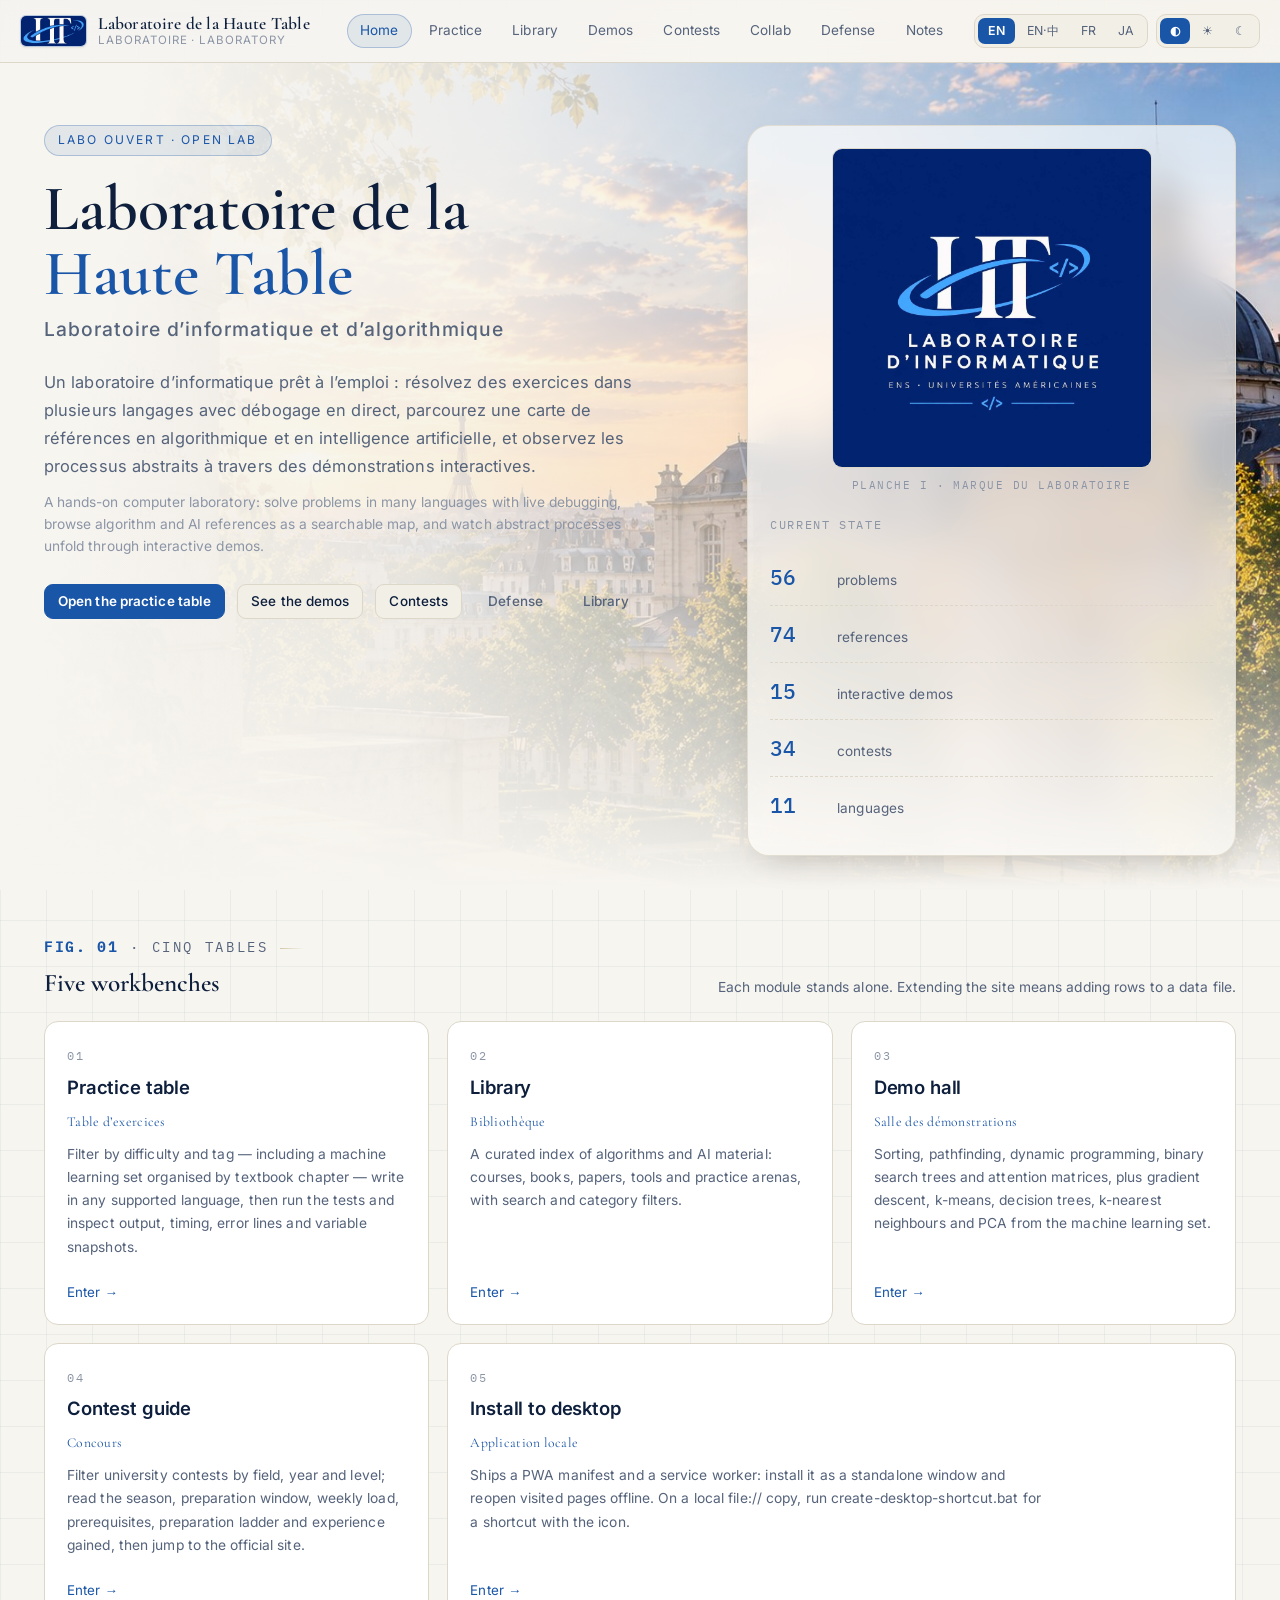
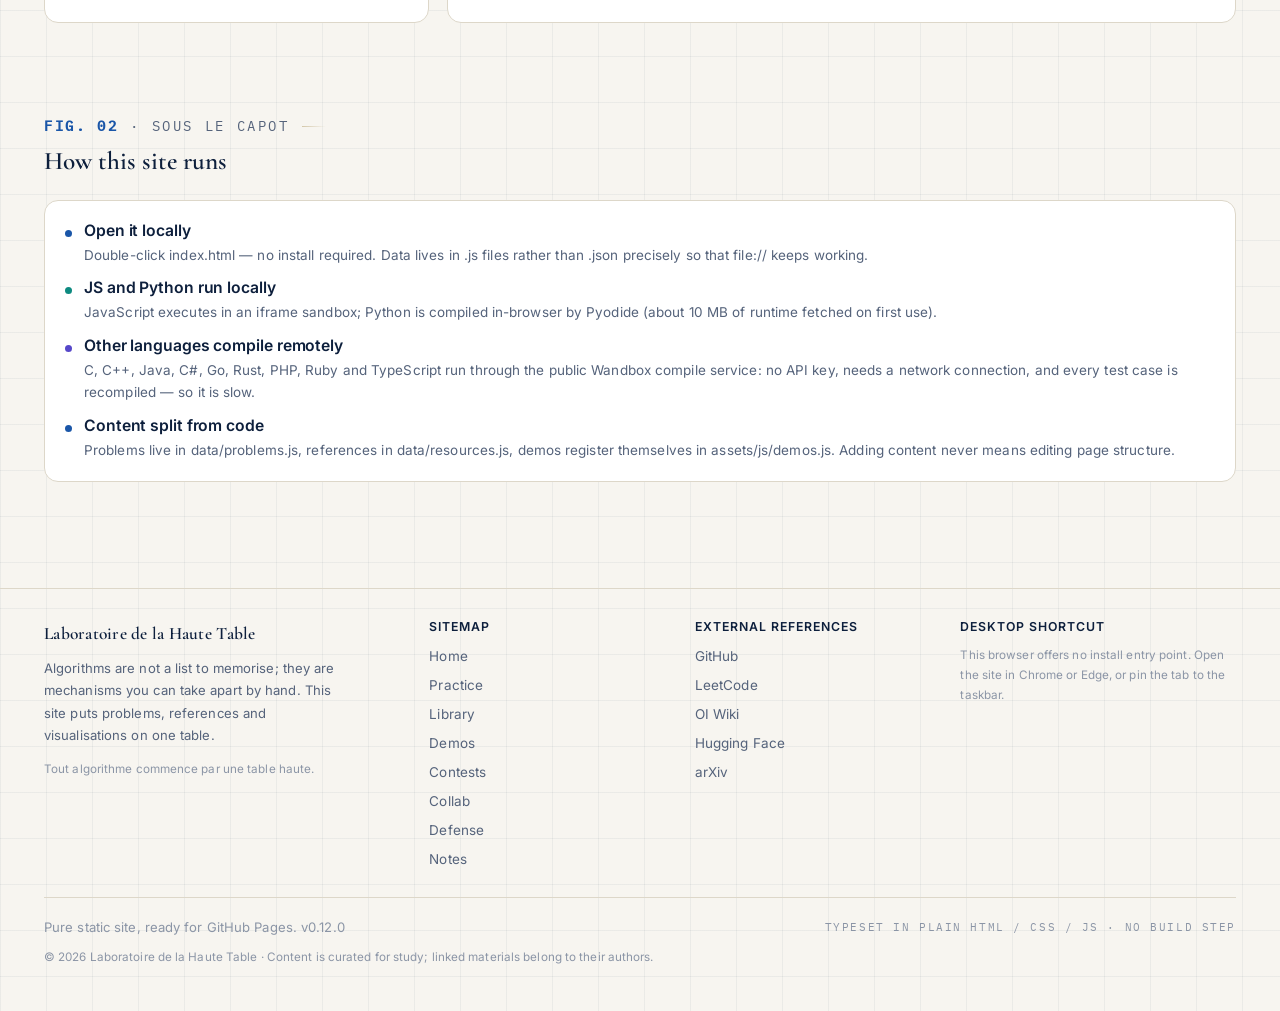
<file: index.html>
<!DOCTYPE html>
<html lang="zh-CN" data-theme="dark">
<head>
<meta charset="utf-8">
<meta name="viewport" content="width=device-width, initial-scale=1">
<title>Laboratoire de la Haute Table · Laboratoire d’informatique</title>
<meta name="description" content="Laboratoire de la Haute Table — exercices multilingues avec débogage, bibliothèque d’algorithmique et d’IA, démonstrations interactives, guide des concours et exercice de défense réseau en solo. Site statique, prêt pour GitHub Pages.">
<link rel="stylesheet" href="assets/css/base.css">
<link rel="stylesheet" href="assets/css/modules.css">
<link rel="icon" href="assets/img/favicon.ico" sizes="any">
<link rel="icon" type="image/png" sizes="32x32" href="assets/img/favicon-32.png">
<link rel="icon" type="image/png" sizes="192x192" href="assets/img/mark-192.png">
<link rel="apple-touch-icon" sizes="180x180" href="assets/img/apple-touch-icon.png">
<link rel="manifest" href="manifest.json">
<meta name="theme-color" content="#04122b" media="(prefers-color-scheme: dark)">
<meta name="theme-color" content="#f7f5f0" media="(prefers-color-scheme: light)">
<meta name="apple-mobile-web-app-title" content="Haute Table">
<meta property="og:type" content="website">
<meta property="og:title" content="Laboratoire de la Haute Table · Laboratoire d’informatique">
<meta property="og:description" content="多语言刷题与调试、算法与 AI 资料索引、可交互的算法演示、大学生竞赛指南、单机攻防推演。纯静态站点，可安装到桌面。">
<meta property="og:image" content="assets/img/og-cover.png">
</head>
<body>

<a class="skip-link" href="#main">跳到主要内容</a>

<header class="site-header">
  <div class="wrap header-inner">
    <a class="brand" href="index.html">
      <img class="brand-mark" src="assets/img/mark-wide.png" alt="" width="70" height="32">
      <span class="brand-name">
        <span class="brand-fr">Laboratoire de la Haute Table</span>
        <span class="brand-sub" data-i18n="brand.sub">Laboratoire · 实验室</span>
      </span>
    </a>
    <nav class="nav" aria-label="主导航">
      <a href="index.html" data-i18n="nav.home">首页</a>
      <a href="practice.html" data-i18n="nav.practice">刷题台</a>
      <a href="resources.html" data-i18n="nav.resources">资料库</a>
      <a href="demos.html" data-i18n="nav.demos">演示室</a>
      <a href="contests.html" data-i18n="nav.contests">竞赛</a>
      <a href="collabs.html" data-i18n="nav.collab">合作</a>
      <a href="battle.html" data-i18n="nav.battle">攻防战</a>
      <a href="notes.html" data-i18n="nav.notes">笔记</a>
    </nav>
    <div class="header-tools" data-header-tools></div>
  </div>
</header>

<main id="main">

  <section class="hero">
   <div class="wrap">
    <div class="hero-grid">
      <div>
        <span class="hero-eyebrow" data-i18n="home.eyebrow">Labo ouvert · 开放实验室</span>
        <h1 class="hero-title-fr">Laboratoire de la <em>Haute&nbsp;Table</em></h1>
        <p class="hero-title-zh">Laboratoire d’informatique et d’algorithmique</p>
        <p class="hero-title-zh hero-sub-ja">情報学とアルゴリズムの実験室</p>
        <p class="hero-lede">
           Un laboratoire d’informatique prêt à l’emploi : résolvez des exercices dans plusieurs langages
           avec débogage en direct, parcourez une carte de références en algorithmique et en intelligence
           artificielle, et observez les processus abstraits à travers des démonstrations interactives.
        </p>
        <p class="hero-lede hero-lede-ja">すぐに動かせる情報学の実験室です。複数の言語で問題を解き、その場でデバッグする。アルゴリズムと AI の資料は検索できる地図として辿り、抽象的な過程はドラッグも一時停止もできる動的なデモで、机の上に広げて確かめられます。</p>
        <p class="hero-lede-en">
          A hands-on computer laboratory: solve problems in many languages with live debugging, browse
          algorithm and AI references as a searchable map, and watch abstract processes unfold through
          interactive demos.
        </p>
        <p class="hero-lede hero-lede-zh">
          一个可以立刻上手开动的计算机实验室：用多种语言刷题并实时调试，把算法与 AI 的学习资料整理成可检索的地图，
          再配上能拖动、能暂停、能改参数的动态演示，把抽象过程摊开在桌面上看清楚。
        </p>
        <div class="row hero-actions">
          <a class="btn btn-primary" href="practice.html" data-i18n="home.ctaPrimary">进入刷题台</a>
          <a class="btn" href="demos.html" data-i18n="home.ctaSecondary">看动态演示</a>
          <a class="btn" href="contests.html" data-i18n="nav.contests">竞赛</a>
          <a class="btn btn-ghost" href="battle.html" data-i18n="nav.battle">攻防战</a>
          <a class="btn btn-ghost" href="resources.html" data-i18n="nav.resources">资料库</a>
        </div>
      </div>
      <div class="hero-panel">
        <figure class="plate">
          <img src="assets/img/logo.jpg" alt="Laboratoire de la Haute Table" width="1024" height="1024">
          <figcaption>Planche I · Marque du laboratoire</figcaption>
        </figure>
        <div class="hero-panel-title" data-i18n="home.panelTitle">站点现状</div>
        <div class="stat-list">
          <div class="stat-line">
            <span class="stat-num" id="stat-problems">—</span>
            <span class="stat-label" data-i18n="home.statProblems">道练习题</span>
          </div>
          <div class="stat-line">
            <span class="stat-num" id="stat-resources">—</span>
            <span class="stat-label" data-i18n="home.statResources">条资料索引</span>
          </div>
          <div class="stat-line">
            <span class="stat-num" id="stat-demos">—</span>
            <span class="stat-label" data-i18n="home.statDemos">个交互演示</span>
          </div>
          <div class="stat-line">
            <span class="stat-num" id="stat-contests">—</span>
            <span class="stat-label" data-i18n="home.statContests">项赛事</span>
          </div>
          <div class="stat-line">
            <span class="stat-num">11</span>
            <span class="stat-label" data-i18n="home.statLangs">种编程语言</span>
          </div>
        </div>
      </div>
    </div>
   </div>
  </section>

  <section class="section wrap">
    <div class="section-head">
      <div>
        <p class="fig"><b>Fig. 01</b> · Cinq tables</p>
        <h2 data-i18n="home.modulesTitle">五个工作台</h2>
      </div>
      <span class="spacer"></span>
      <p data-i18n="home.modulesLede"></p>
    </div>
    <div class="module-grid">
      <a class="module-card" href="practice.html">
        <span class="module-num">01</span>
        <h3 data-i18n="home.m1.title">刷题台</h3>
        <span class="fr" data-i18n="home.m1.fr">Table d’exercices</span>
        <p data-i18n="home.m1.desc"></p>
        <span class="go" data-i18n="home.go">进入 →</span>
      </a>
      <a class="module-card" href="resources.html">
        <span class="module-num">02</span>
        <h3 data-i18n="home.m2.title">资料库</h3>
        <span class="fr" data-i18n="home.m2.fr">Bibliothèque</span>
        <p data-i18n="home.m2.desc"></p>
        <span class="go" data-i18n="home.go">进入 →</span>
      </a>
      <a class="module-card" href="demos.html">
        <span class="module-num">03</span>
        <h3 data-i18n="home.m3.title">演示室</h3>
        <span class="fr" data-i18n="home.m3.fr">Salle des démonstrations</span>
        <p data-i18n="home.m3.desc"></p>
        <span class="go" data-i18n="home.go">进入 →</span>
      </a>
      <a class="module-card" href="contests.html">
        <span class="module-num">04</span>
        <h3 data-i18n="home.m5.title">竞赛指南</h3>
        <span class="fr" data-i18n="home.m5.fr">Concours</span>
        <p data-i18n="home.m5.desc"></p>
        <span class="go" data-i18n="home.go">进入 →</span>
      </a>
      <a class="module-card" href="index.html#install-block">
        <span class="module-num">05</span>
        <h3 data-i18n="home.m4.title">安装到桌面</h3>
        <span class="fr" data-i18n="home.m4.fr">Application locale</span>
        <p data-i18n="home.m4.desc"></p>
        <span class="go" data-i18n="home.go">进入 →</span>
      </a>
    </div>
  </section>

  <section class="section wrap">
    <div class="section-head">
      <div>
        <p class="fig"><b>Fig. 02</b> · Sous le capot</p>
        <h2 data-i18n="home.howTitle">这套站是怎么跑起来的</h2>
      </div>
    </div>
    <div class="card">
      <div class="feature-list">
        <div class="feature-item">
          <span class="feature-dot"></span>
          <div>
            <h4 data-i18n="home.how1.title">本地直接打开</h4>
            <p data-i18n="home.how1.desc"></p>
          </div>
        </div>
        <div class="feature-item teal">
          <span class="feature-dot"></span>
          <div>
            <h4 data-i18n="home.how2.title">JS 与 Python 本地执行</h4>
            <p data-i18n="home.how2.desc"></p>
          </div>
        </div>
        <div class="feature-item violet">
          <span class="feature-dot"></span>
          <div>
            <h4 data-i18n="home.how3.title">其余语言走公共 API</h4>
            <p data-i18n="home.how3.desc"></p>
          </div>
        </div>
        <div class="feature-item">
          <span class="feature-dot"></span>
          <div>
            <h4 data-i18n="home.how4.title">内容与代码分离</h4>
            <p data-i18n="home.how4.desc"></p>
          </div>
        </div>
      </div>
    </div>
  </section>

</main>

<footer class="site-footer" id="site-footer"></footer>

<!-- 只加载数据来统计数量；演示模块仅注册自身，不初始化 -->
<script src="data/problems.js"></script>
<script src="data/c-track.js"></script>
<script src="data/hard-track.js"></script>
<script src="data/math-track.js"></script>
<script src="data/py-track.js"></script>
<script src="data/resources.js"></script>
<script src="data/contests.js"></script>
<script src="assets/js/i18n.js"></script>
<script src="assets/js/site.js"></script>
<script>window.LHT.Demos = { list: [], register: function (d) { this.list.push(d); } };</script>
<script src="assets/js/demo-sort.js"></script>
<script src="assets/js/demo-path.js"></script>
<script src="assets/js/demo-nn.js"></script>
<script src="assets/js/demo-dp.js"></script>
<script src="assets/js/demo-bst.js"></script>
<script src="assets/js/demo-attn.js"></script>
<script src="assets/js/demo-gd.js"></script>
<script src="assets/js/demo-kmeans.js"></script>
<script src="assets/js/demo-tree.js"></script>
<script src="assets/js/demo-knn.js"></script>
<script src="assets/js/demo-pca.js"></script>
<script src="assets/js/demo-roc.js"></script>
<script src="assets/js/demo-linalg.js"></script>
<script src="assets/js/demo-integral.js"></script>
<script src="assets/js/demo-pylist.js"></script>
<script>
(function () {
  function put(id, value) {
    var el = document.getElementById(id);
    if (el) el.textContent = String(value);
  }
  function render() {
    put('stat-problems', (window.LHT_PROBLEMS || []).length);
    put('stat-resources', (window.LHT_RESOURCES || []).length);
    put('stat-demos', (window.LHT.Demos && window.LHT.Demos.list ? window.LHT.Demos.list.length : 0));
    put('stat-contests', (window.LHT_CONTESTS || []).length);
  }
  render();
  var previous = LHT.onLangChange;
  LHT.onLangChange = function (lang) {
    if (typeof previous === 'function') previous(lang);
    render();
  };
})();
</script>
</body>
</html>
</file>
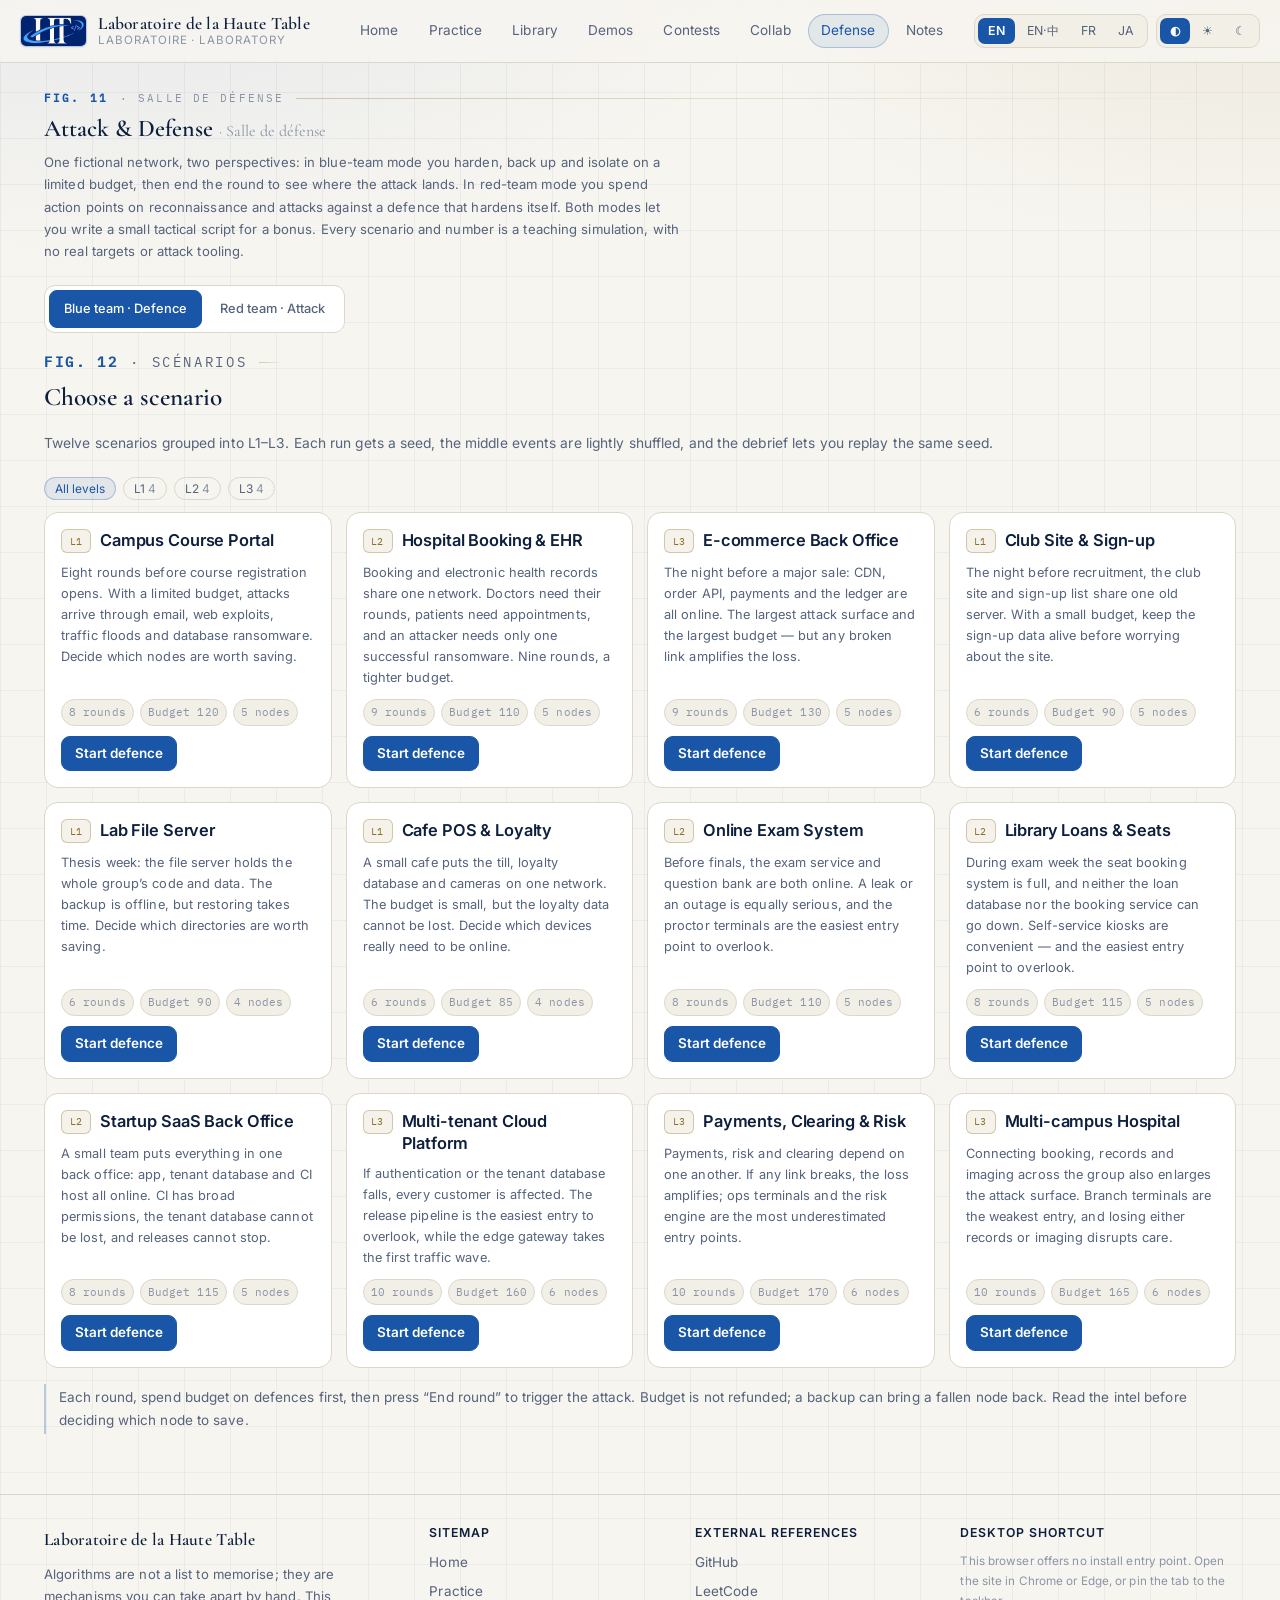
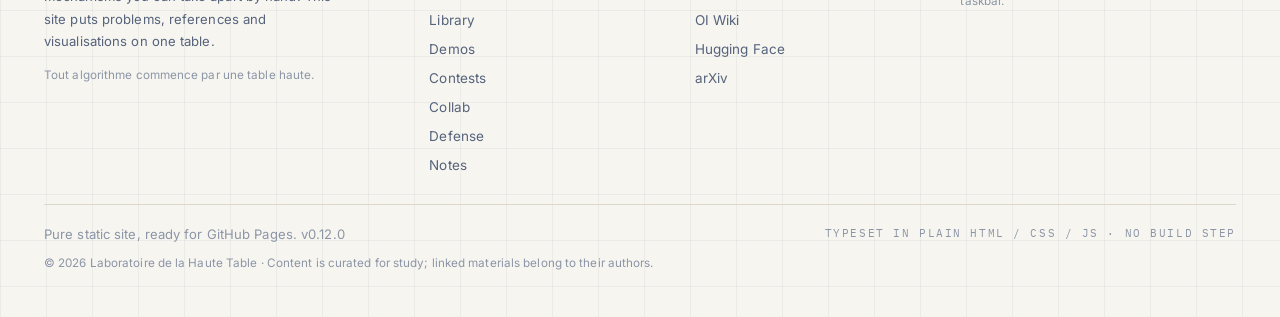
<file: battle.html>
<!DOCTYPE html>
<html lang="zh-CN" data-theme="dark">
<head>
<meta charset="utf-8">
<meta name="viewport" content="width=device-width, initial-scale=1">
<title>Défense · Laboratoire de la Haute Table</title>
<meta name="description" content="Laboratoire de la Haute Table — exercice de cybersécurité en solo : deux modes, défense bleue et attaque rouge, topologie fictive, budget ou points d’action, scripts de détection et débriefing.">
<link rel="stylesheet" href="assets/css/base.css">
<link rel="stylesheet" href="assets/css/modules.css">
<link rel="icon" href="assets/img/favicon.ico" sizes="any">
<link rel="icon" type="image/png" sizes="32x32" href="assets/img/favicon-32.png">
<link rel="icon" type="image/png" sizes="192x192" href="assets/img/mark-192.png">
<link rel="apple-touch-icon" sizes="180x180" href="assets/img/apple-touch-icon.png">
<link rel="manifest" href="manifest.json">
<meta name="theme-color" content="#04122b" media="(prefers-color-scheme: dark)">
<meta name="theme-color" content="#f7f5f0" media="(prefers-color-scheme: light)">
<meta name="apple-mobile-web-app-title" content="Haute Table">
<meta property="og:type" content="website">
<meta property="og:title" content="Défense · Laboratoire de la Haute Table">
<meta property="og:image" content="assets/img/og-cover.png">
</head>
<body class="battle-page">

<a class="skip-link" href="#main">跳到主要内容</a>

<header class="site-header">
  <div class="wrap header-inner">
    <a class="brand" href="index.html">
      <img class="brand-mark" src="assets/img/mark-wide.png" alt="" width="70" height="32">
      <span class="brand-name">
        <span class="brand-fr">Laboratoire de la Haute Table</span>
        <span class="brand-sub" data-i18n="brand.sub">Laboratoire · 实验室</span>
      </span>
    </a>
    <nav class="nav" aria-label="主导航">
      <a href="index.html" data-i18n="nav.home">首页</a>
      <a href="practice.html" data-i18n="nav.practice">刷题台</a>
      <a href="resources.html" data-i18n="nav.resources">资料库</a>
      <a href="demos.html" data-i18n="nav.demos">演示室</a>
      <a href="contests.html" data-i18n="nav.contests">竞赛</a>
      <a href="collabs.html" data-i18n="nav.collab">合作</a>
      <a href="battle.html" data-i18n="nav.battle">攻防战</a>
      <a href="notes.html" data-i18n="nav.notes">笔记</a>
    </nav>
    <div class="header-tools" data-header-tools></div>
  </div>
</header>

<main id="main" class="wrap" style="padding-top:26px">

  <p class="fig" style="margin-bottom:6px"><b>Fig. 11</b> · Salle de défense</p>
  <h1 style="margin:0 0 6px;font-size:1.5rem">
    <span data-i18n="battle.title">攻防战</span>
    <span class="dim" style="font-family:var(--serif);font-size:1rem;font-weight:400" data-i18n="battle.h1fr"> · Salle de défense</span>
  </h1>
  <p class="muted small" style="margin:0 0 22px;max-width:80ch" data-i18n="battle.lede"></p>

  <div class="battle-mode" id="battle-mode" role="group" aria-label="演练模式">
    <button type="button" data-mode="defense" aria-pressed="true" data-i18n="battle.modeDefense">蓝队 · 防守</button>
    <button type="button" data-mode="attack" aria-pressed="false" data-i18n="battle.modeAttack">红队 · 进攻</button>
  </div>

  <section id="battle-pick">
    <div class="section-head">
      <div>
        <p class="fig"><b>Fig. 12</b> · Scénarios</p>
        <h2 data-i18n="battle.pickTitle">选择演练场景</h2>
      </div>
      <span class="spacer"></span>
      <p data-i18n="battle.pickLede"></p>
    </div>
    <div class="cat-strip" id="battle-levels" style="margin-bottom:12px"></div>
    <div class="scenario-grid" id="battle-scenarios"></div>
    <p class="note battle-tutorial" id="battle-tutorial" data-i18n="battle.tutorialDefense"></p>
  </section>

  <section id="battle-game" hidden>
    <div class="battle-top" id="battle-top"></div>
    <div class="battle-shell">
      <div class="battle-board">
        <div class="battle-intel" id="battle-intel"></div>
        <div class="battle-canvas" id="battle-canvas"></div>
        <div class="battle-legend" data-i18n="battle.legend"></div>
      </div>
      <aside class="battle-side">
        <div class="battle-panel" id="battle-node"></div>
        <div class="battle-panel">
          <h3 id="battle-actions-title" data-i18n="battle.actions">防御动作</h3>
          <div class="battle-actions" id="battle-actions"></div>
          <details class="battle-help">
            <summary data-i18n="battle.help">动作说明</summary>
            <ul id="battle-help-list"></ul>
          </details>
          <button type="button" class="btn btn-primary battle-end" id="battle-end" data-i18n="battle.endRound">结束回合</button>
        </div>
        <details class="battle-panel battle-code" id="battle-code">
          <summary>
            <span id="battle-code-title" data-i18n="battle.codeTitle">代码演练</span>
            <span class="battle-code-badge" data-i18n="battle.codeOptional">可选</span>
          </summary>
          <p class="battle-code-hint" id="battle-code-hint" data-i18n="battle.codeHint"></p>
          <textarea id="battle-code-src" spellcheck="false" autocomplete="off" autocapitalize="off"></textarea>
          <div class="battle-code-row">
            <button type="button" class="btn btn-sm btn-primary" id="battle-code-run" data-i18n="battle.codeRun">运行脚本</button>
            <span class="battle-code-status" id="battle-code-status"></span>
          </div>
          <pre class="battle-code-out" id="battle-code-out"></pre>
        </details>
        <div class="battle-panel">
          <h3 data-i18n="battle.log">行动日志</h3>
          <div class="battle-log" id="battle-log"></div>
        </div>
      </aside>
    </div>
  </section>

  <section id="battle-result" hidden>
    <div id="battle-result-body"></div>
  </section>

</main>

<footer class="site-footer" id="site-footer"></footer>

<script src="data/battle-scenarios.js"></script>
<script src="assets/js/i18n.js"></script>
<script src="assets/js/site.js"></script>
<script src="assets/js/sandbox.js"></script>
<script src="assets/js/battle.js"></script>
</body>
</html>
</file>
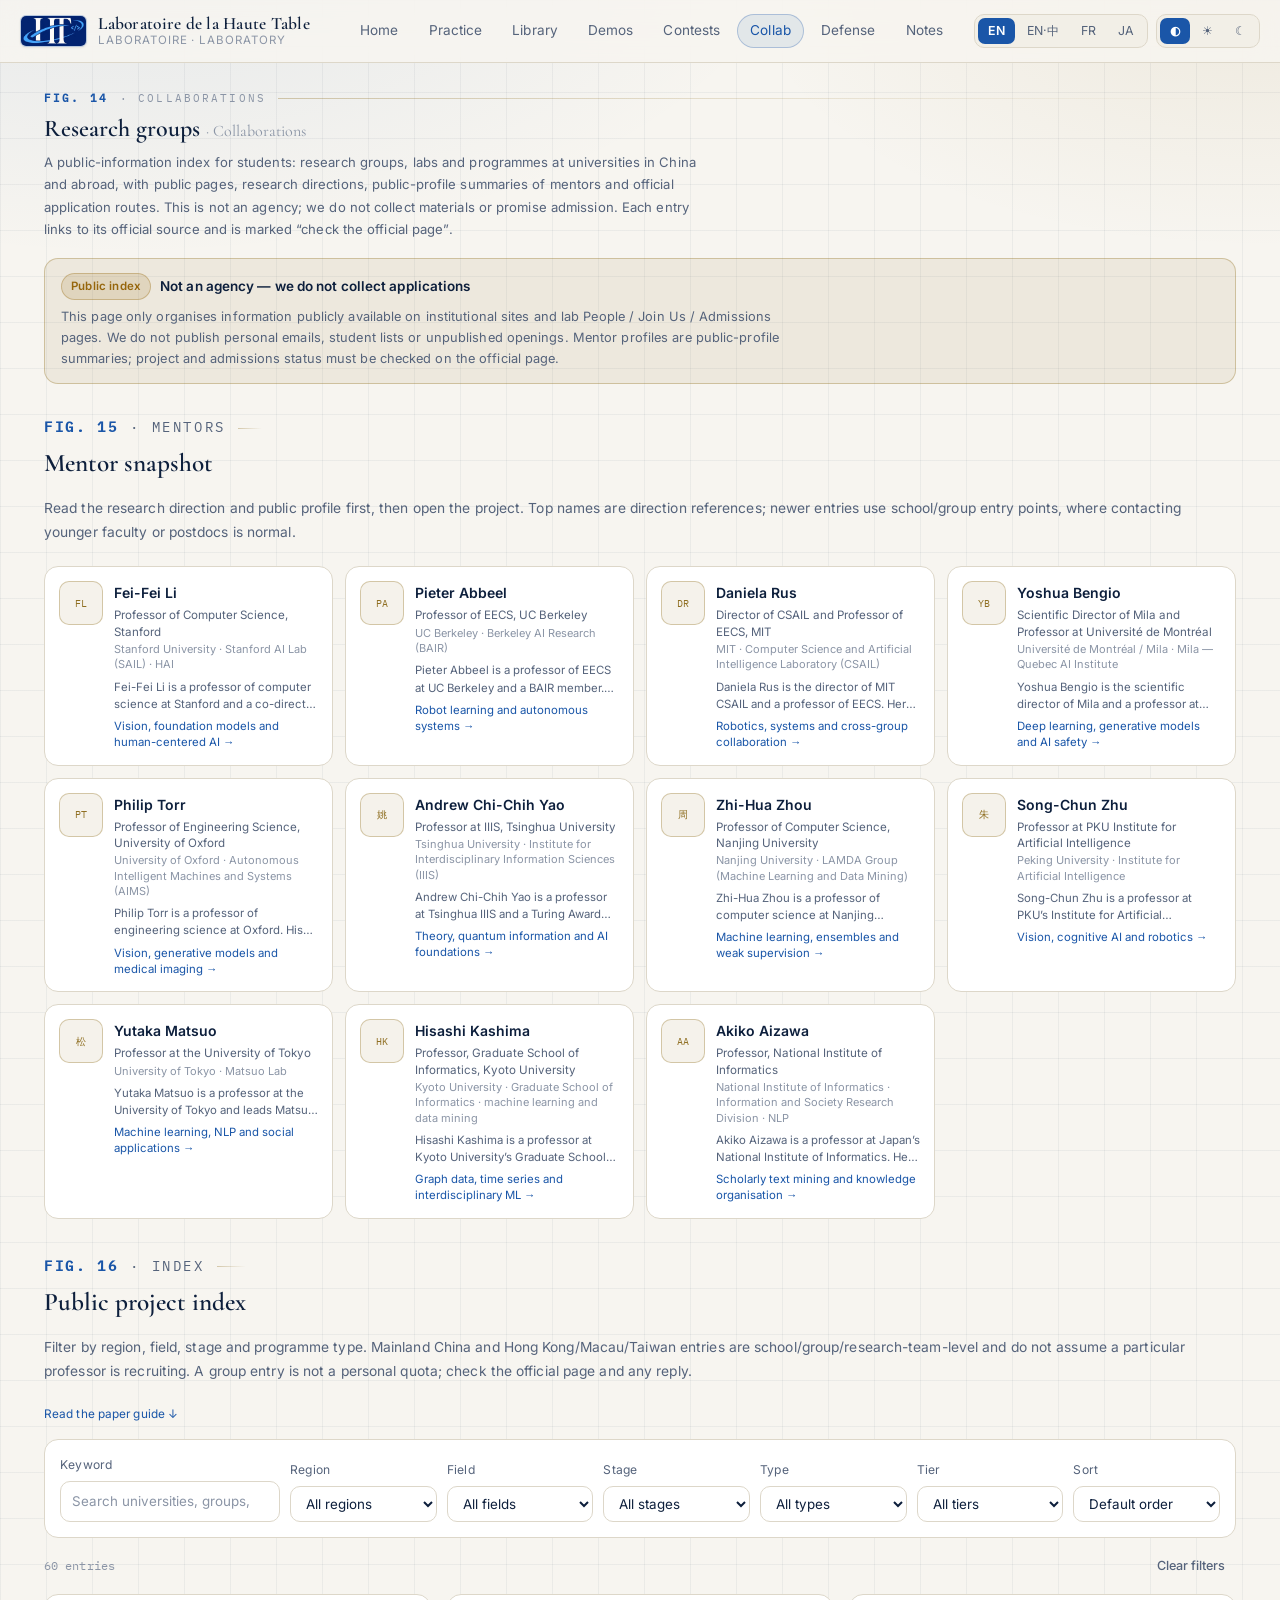
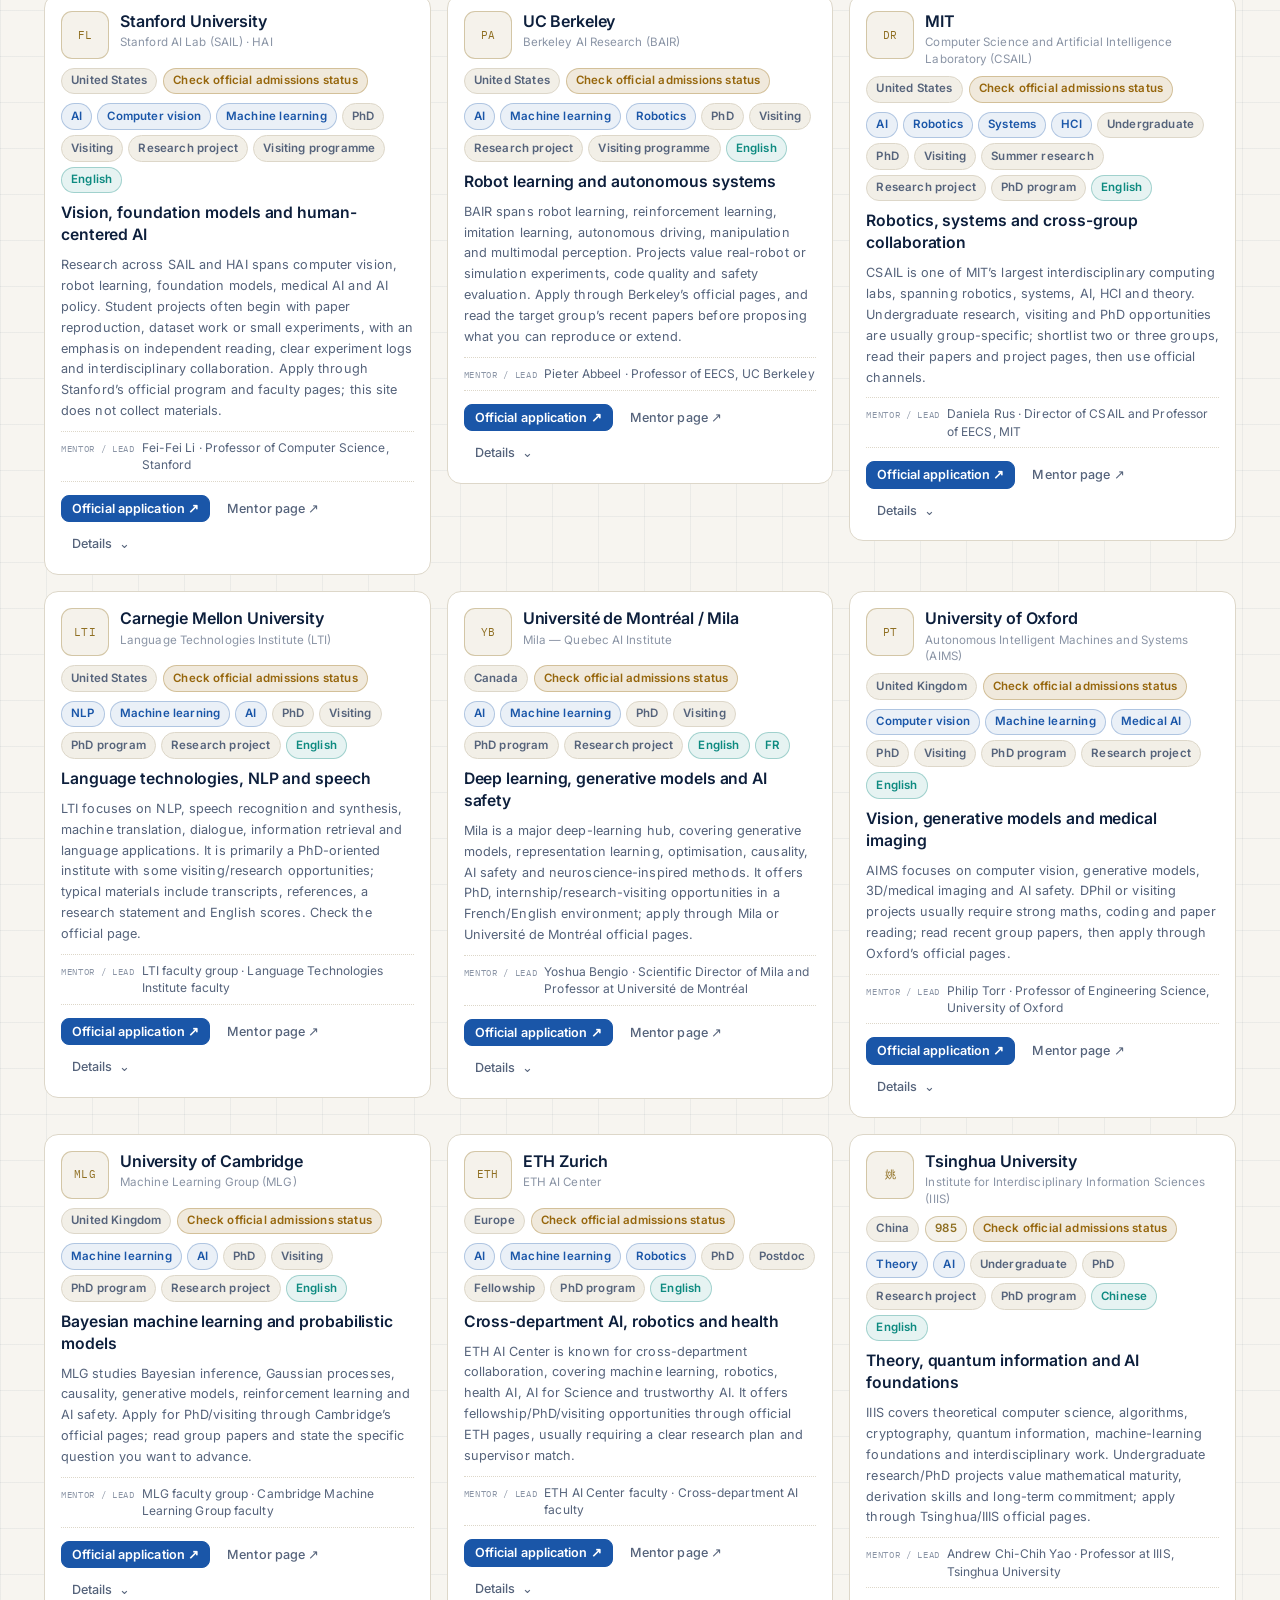
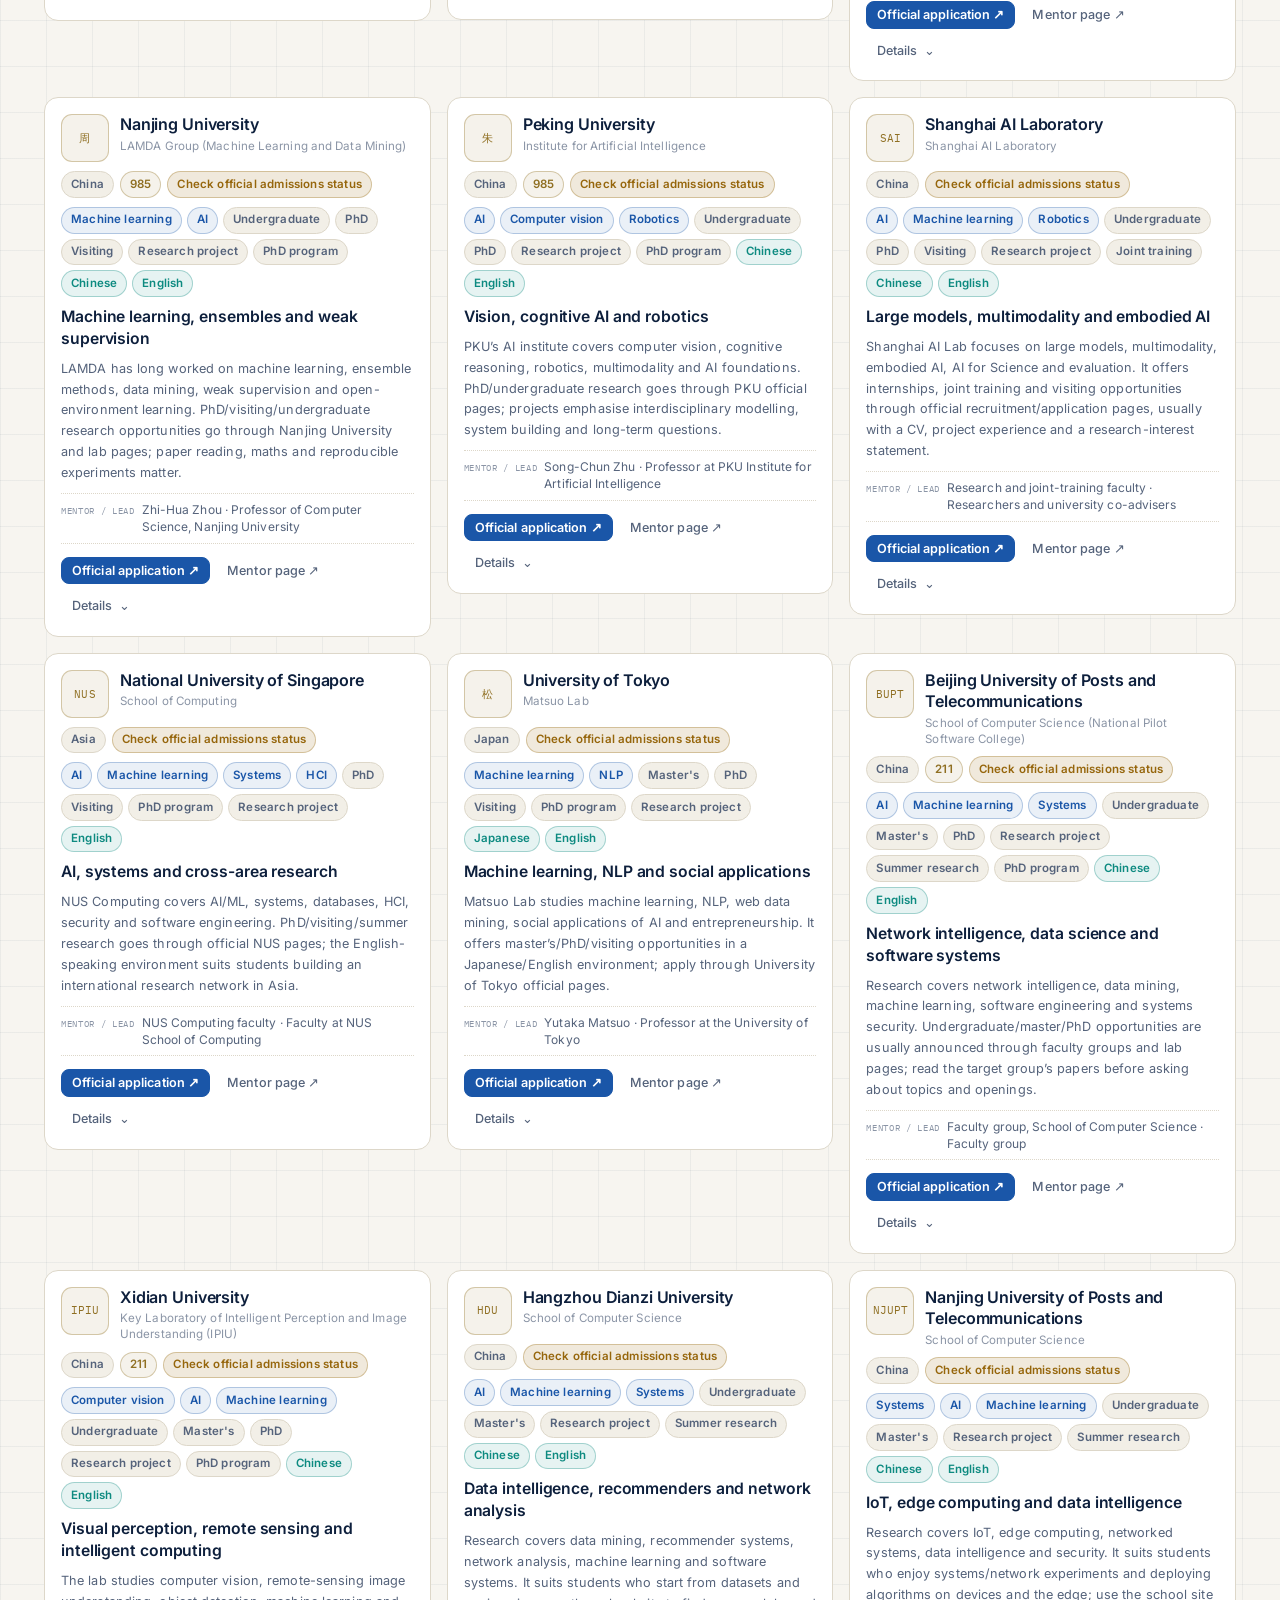
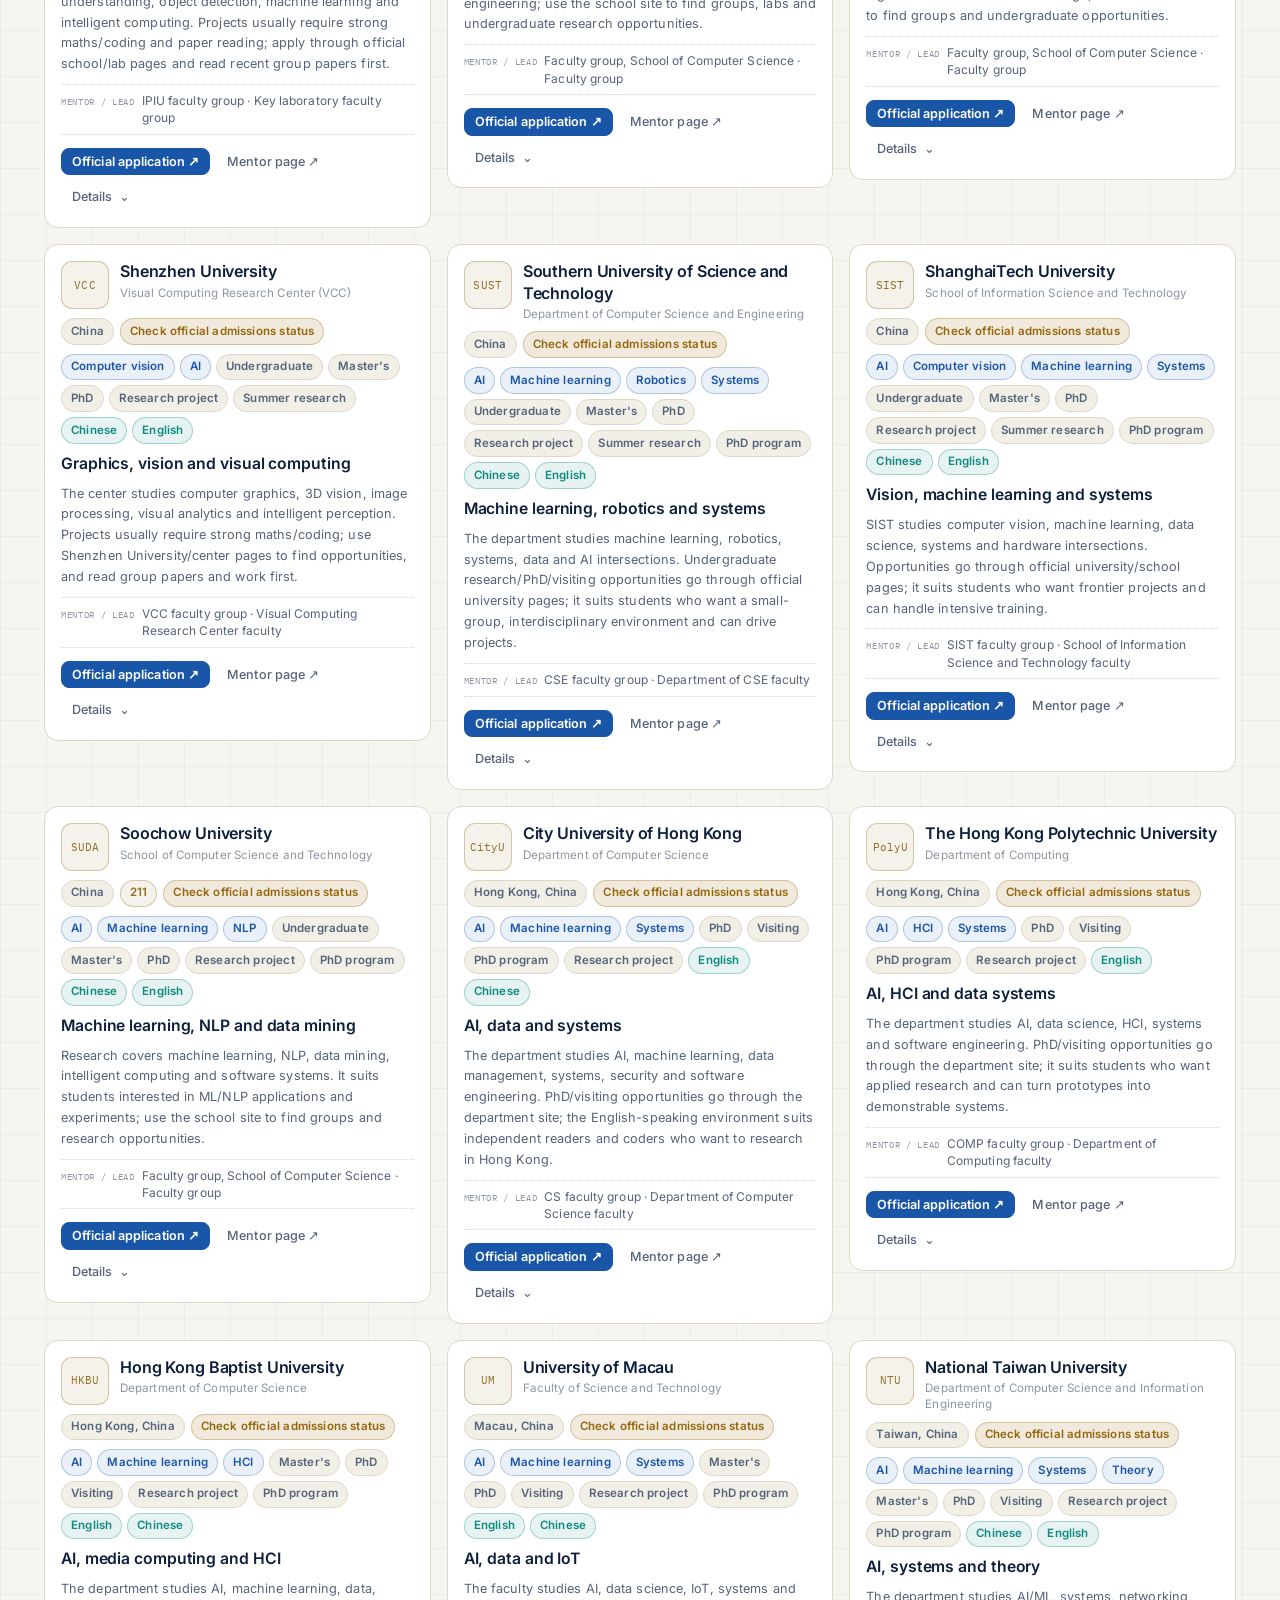
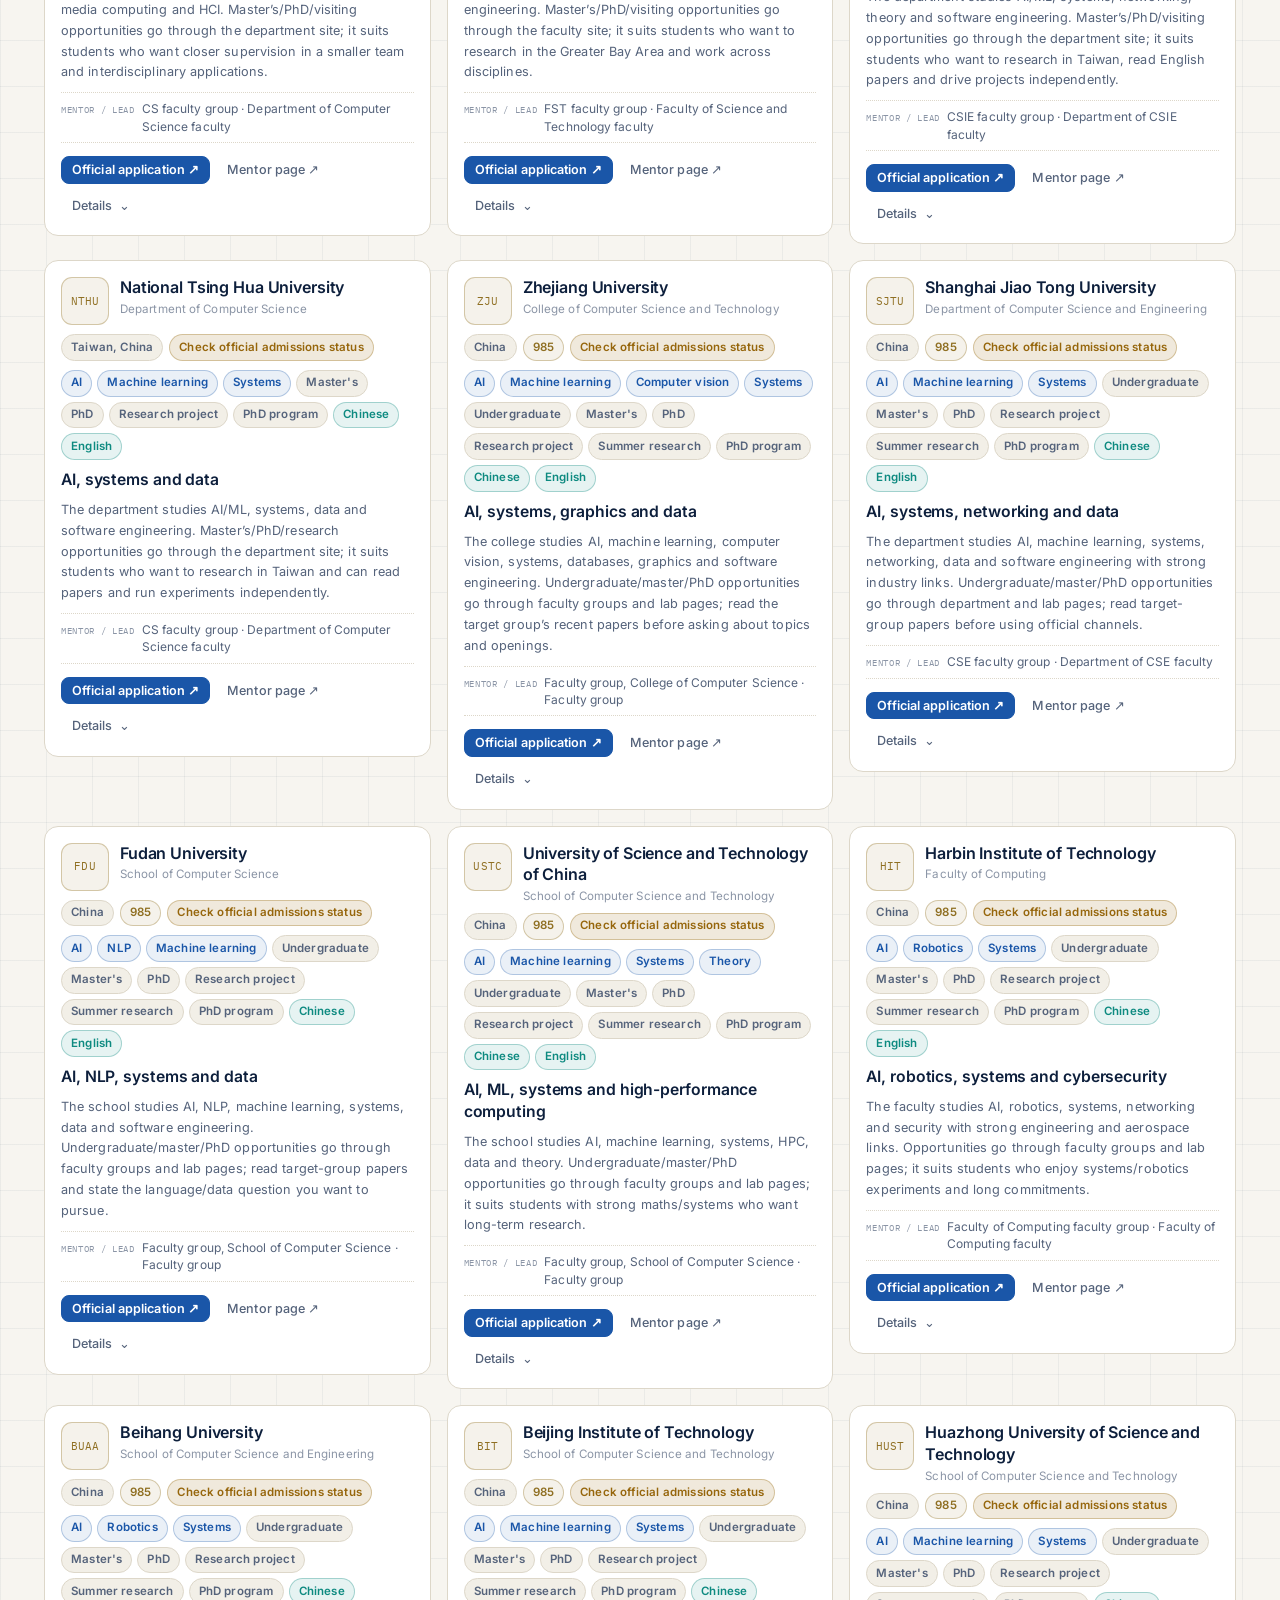
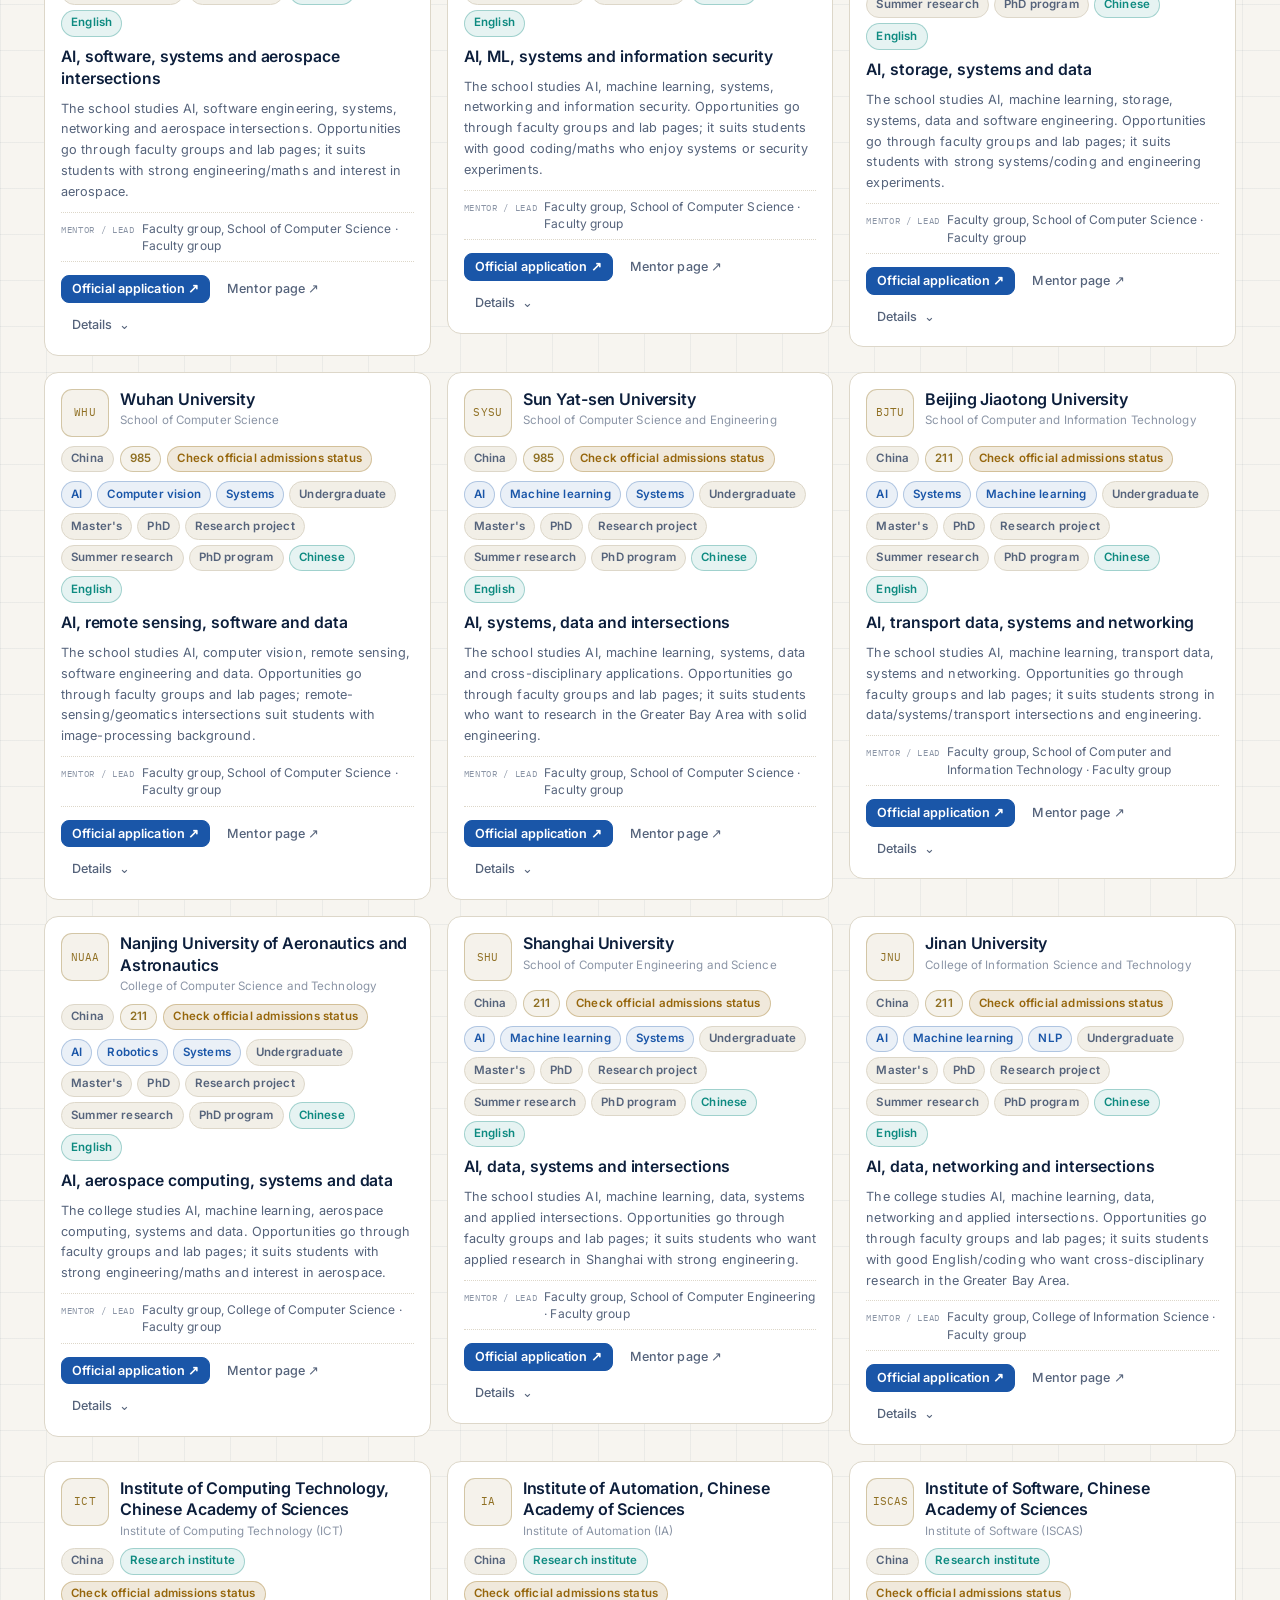
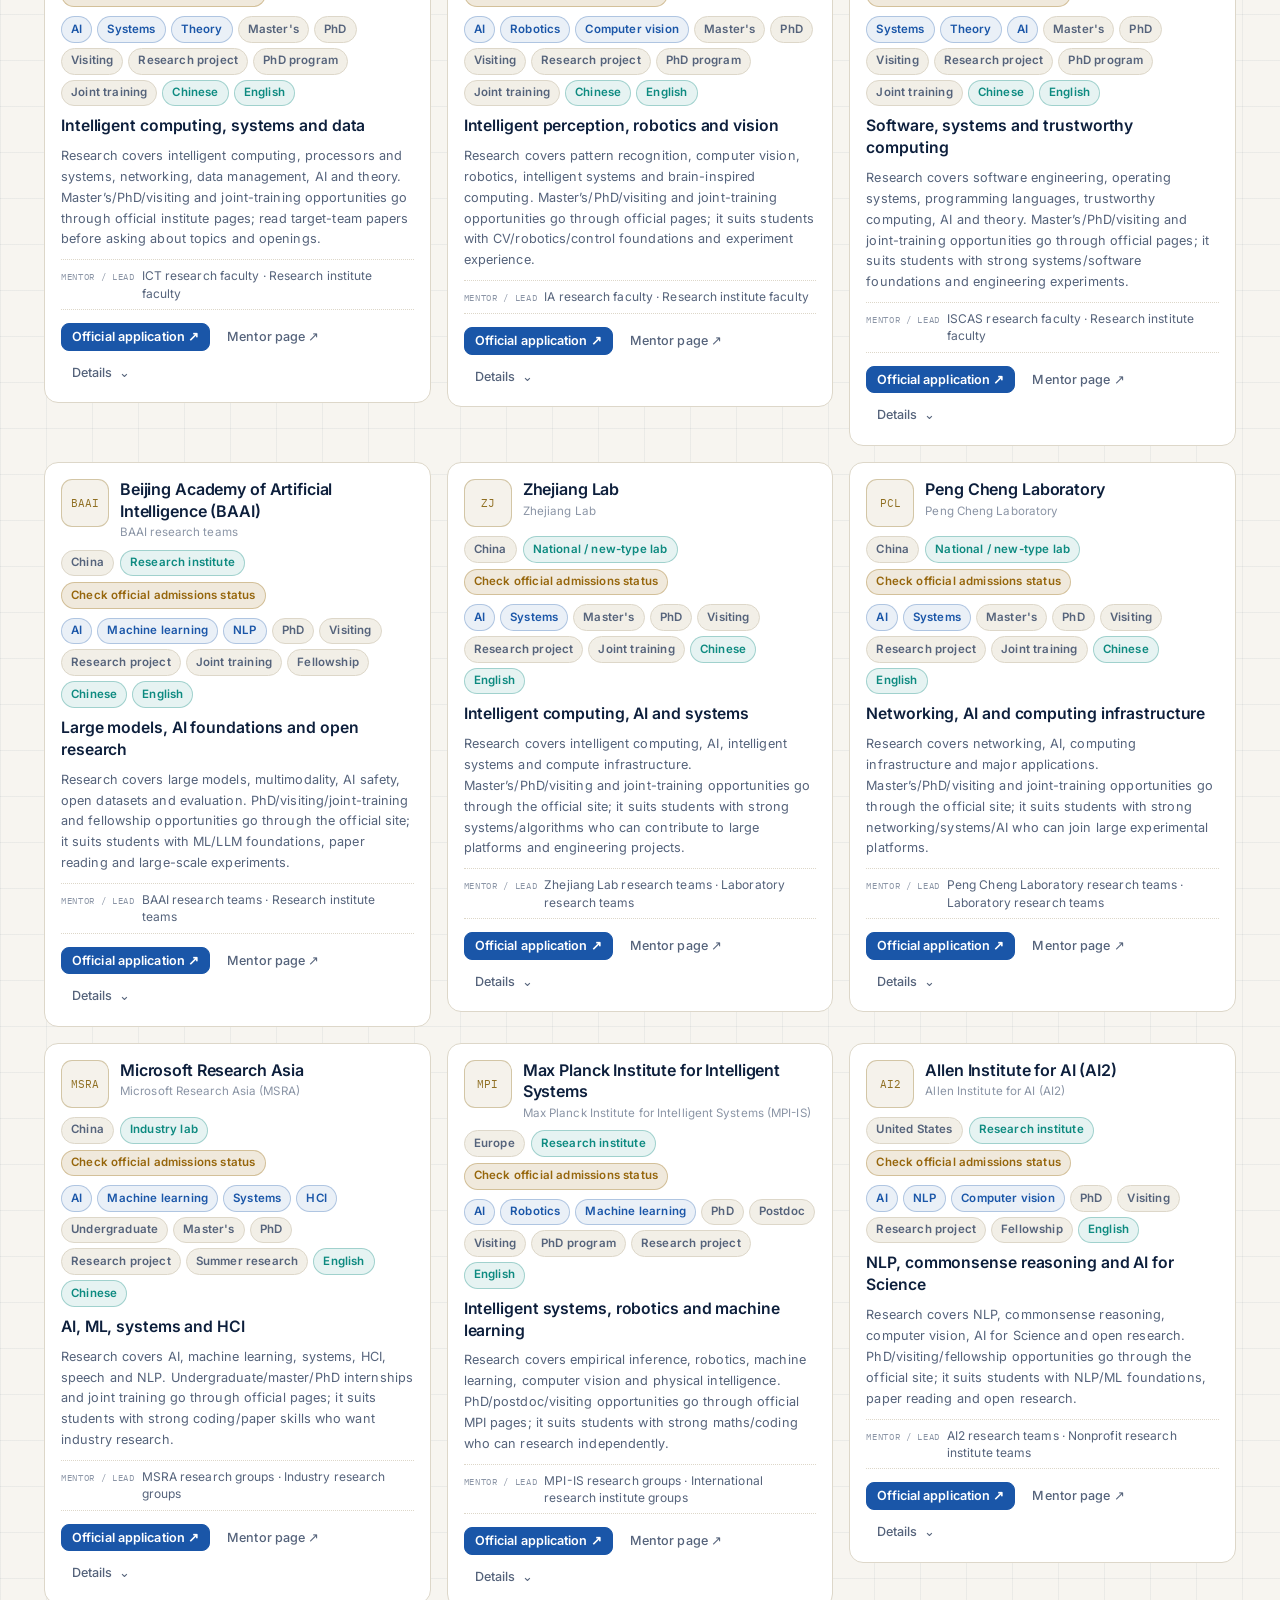
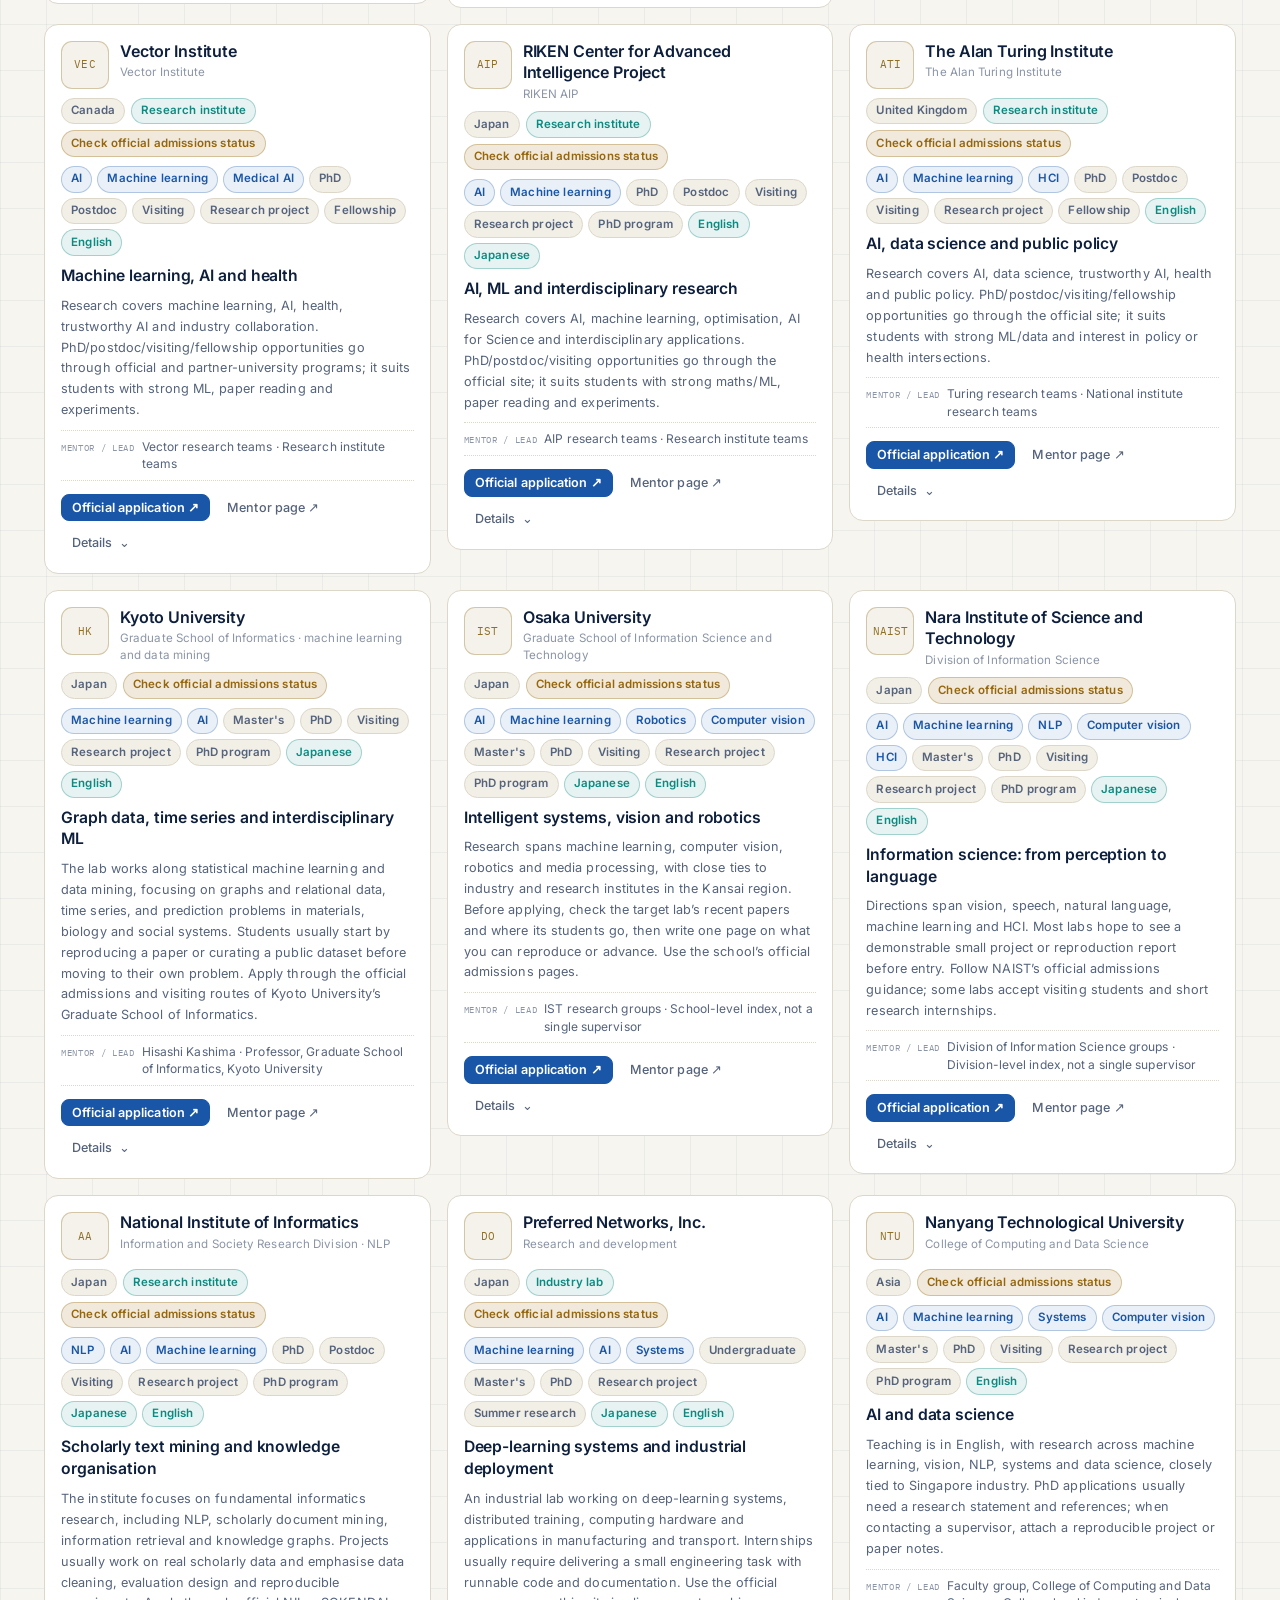
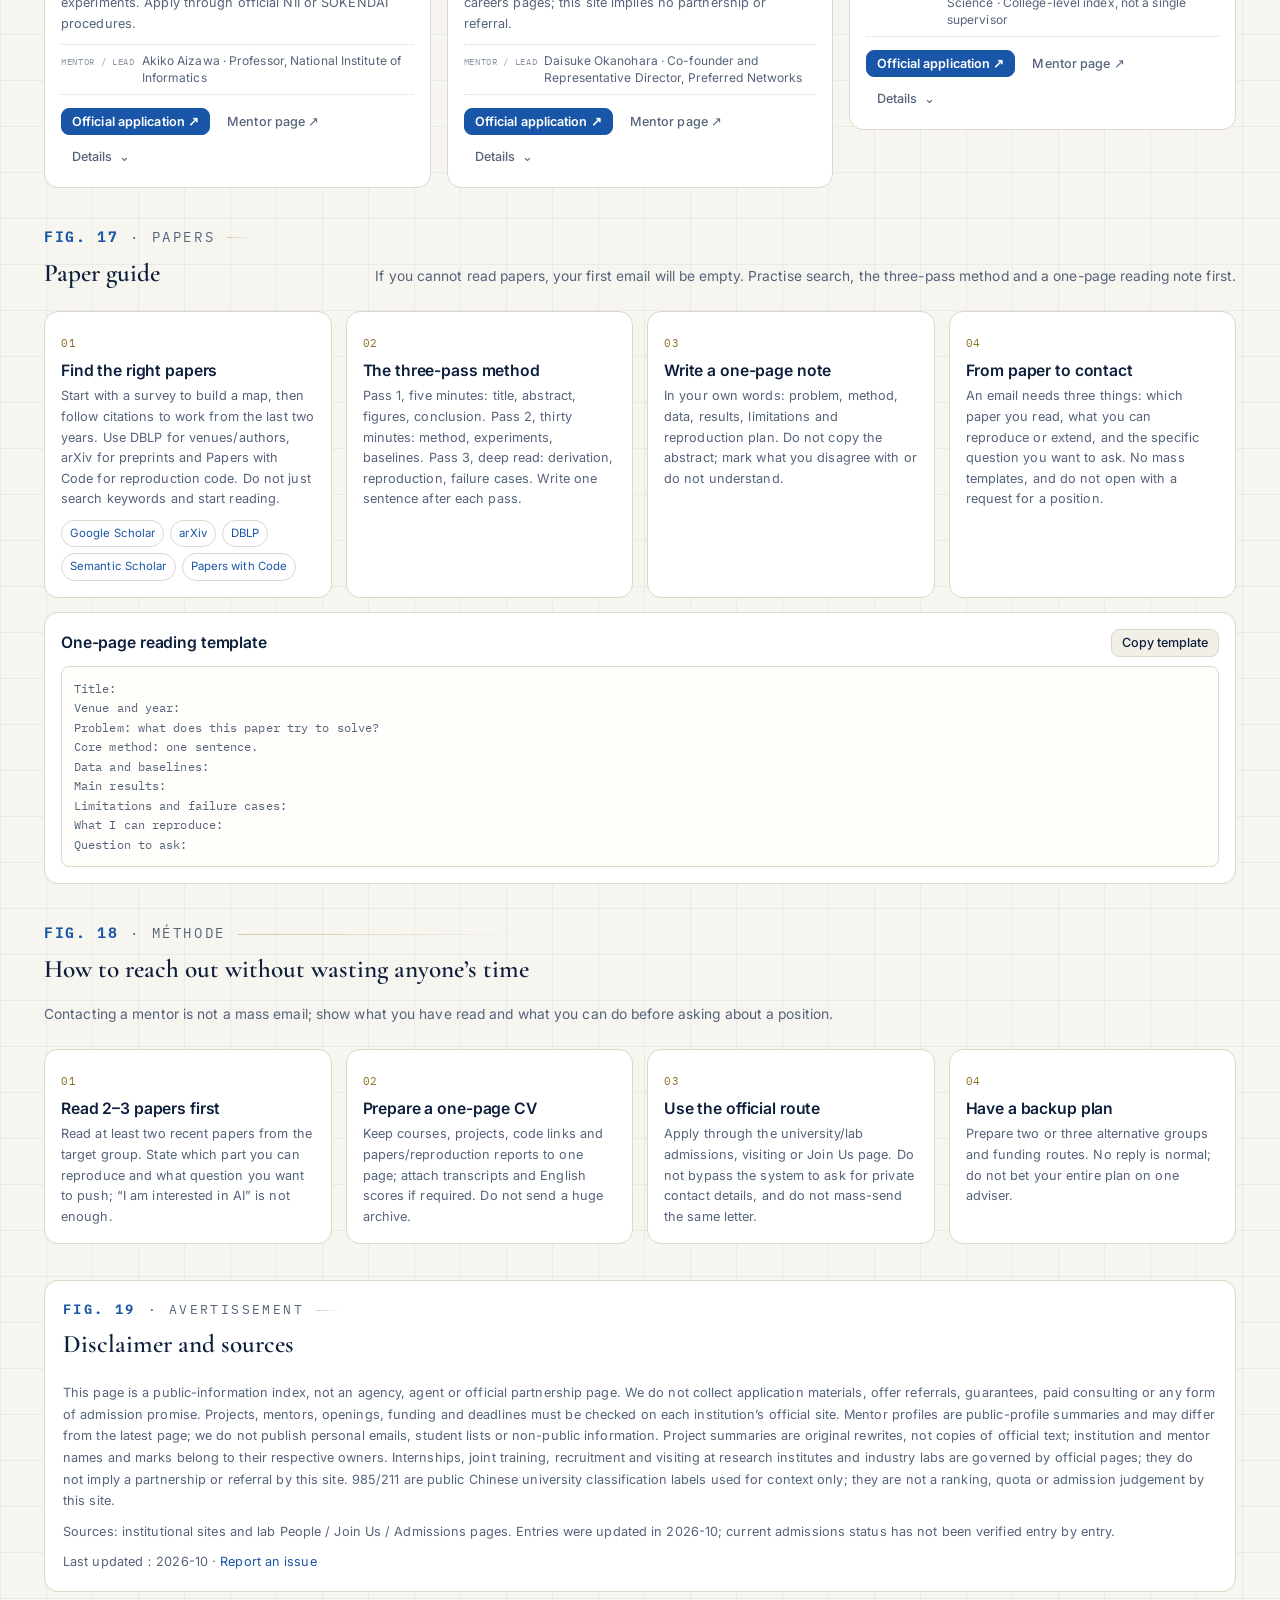
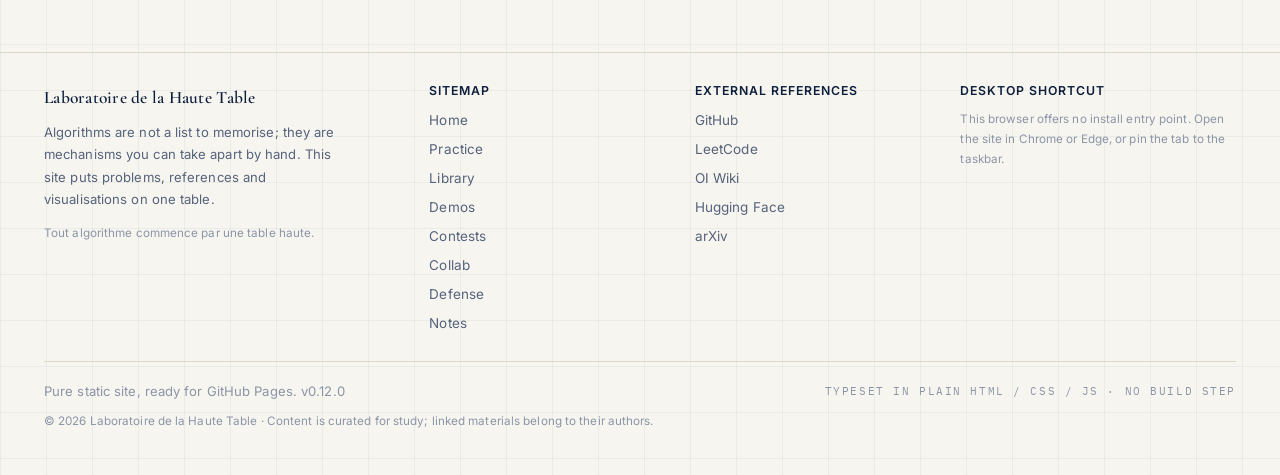
<file: collabs.html>
<!DOCTYPE html>
<html lang="zh-CN" data-theme="dark">
<head>
<meta charset="utf-8">
<meta name="viewport" content="width=device-width, initial-scale=1">
<title>Collaborations · Laboratoire de la Haute Table</title>
<meta name="description" content="Laboratoire de la Haute Table — index public de groupes de recherche et de programmes : résumés originaux, profils publics des responsables, liens officiels et avertissements de vérification.">
<link rel="stylesheet" href="assets/css/base.css">
<link rel="stylesheet" href="assets/css/modules.css">
<link rel="icon" href="assets/img/favicon.ico" sizes="any">
<link rel="icon" type="image/png" sizes="32x32" href="assets/img/favicon-32.png">
<link rel="icon" type="image/png" sizes="192x192" href="assets/img/mark-192.png">
<link rel="apple-touch-icon" sizes="180x180" href="assets/img/apple-touch-icon.png">
<link rel="manifest" href="manifest.json">
<meta name="theme-color" content="#04122b" media="(prefers-color-scheme: dark)">
<meta name="theme-color" content="#f7f5f0" media="(prefers-color-scheme: light)">
<meta name="apple-mobile-web-app-title" content="Haute Table">
<meta property="og:type" content="website">
<meta property="og:title" content="Collaborations · Laboratoire de la Haute Table">
<meta property="og:image" content="assets/img/og-cover.png">
</head>
<body class="collab-page">

<a class="skip-link" href="#main">跳到主要内容</a>

<header class="site-header">
  <div class="wrap header-inner">
    <a class="brand" href="index.html">
      <img class="brand-mark" src="assets/img/mark-wide.png" alt="" width="70" height="32">
      <span class="brand-name">
        <span class="brand-fr">Laboratoire de la Haute Table</span>
        <span class="brand-sub" data-i18n="brand.sub">Laboratoire · 实验室</span>
      </span>
    </a>
    <nav class="nav" aria-label="主导航">
      <a href="index.html" data-i18n="nav.home">首页</a>
      <a href="practice.html" data-i18n="nav.practice">刷题台</a>
      <a href="resources.html" data-i18n="nav.resources">资料库</a>
      <a href="demos.html" data-i18n="nav.demos">演示室</a>
      <a href="contests.html" data-i18n="nav.contests">竞赛</a>
      <a href="collabs.html" data-i18n="nav.collab">合作</a>
      <a href="battle.html" data-i18n="nav.battle">攻防战</a>
      <a href="notes.html" data-i18n="nav.notes">笔记</a>
    </nav>
    <div class="header-tools" data-header-tools></div>
  </div>
</header>

<main id="main" class="wrap" style="padding-top:26px">

  <p class="fig" style="margin-bottom:6px"><b>Fig. 14</b> · Collaborations</p>
  <h1 style="margin:0 0 6px;font-size:1.5rem">
    <span data-i18n="collab.title">合作咨询</span>
    <span class="dim" style="font-family:var(--serif);font-size:1rem;font-weight:400" data-i18n="collab.h1fr"> · Collaborations</span>
  </h1>
  <p class="muted small" style="margin:0 0 18px;max-width:82ch" data-i18n="collab.lede"></p>

  <div class="collab-notice">
    <div class="collab-notice-head">
      <span class="badge badge-warn" data-i18n="collab.noticeBadge">公开信息索引</span>
      <b data-i18n="collab.noticeTitle">不是中介，也不代收申请</b>
    </div>
    <p data-i18n="collab.noticeBody"></p>
  </div>

  <section style="margin:32px 0 0">
    <div class="section-head">
      <div>
        <p class="fig"><b>Fig. 15</b> · Mentors</p>
        <h2 data-i18n="collab.mentorsTitle">导师速览</h2>
      </div>
      <span class="spacer"></span>
      <p data-i18n="collab.mentorsLede"></p>
    </div>
    <div class="mentor-grid" id="collab-mentors"></div>
  </section>

  <section style="margin:36px 0 0">
    <div class="section-head">
      <div>
        <p class="fig"><b>Fig. 16</b> · Index</p>
        <h2 data-i18n="collab.indexTitle">公开项目索引</h2>
      </div>
      <span class="spacer"></span>
      <p data-i18n="collab.indexLede"></p>
    </div>
    <p style="margin:-6px 0 12px"><a class="detail-link" href="#paper-guide" data-i18n="collab.paperJump">先看论文指引 ↓</a></p>

    <div class="library-bar collab-bar">
      <div class="field">
        <label for="collab-search" data-i18n="collab.searchLabel">关键词</label>
        <input type="search" id="collab-search" autocomplete="off" data-i18n-placeholder="collab.search">
      </div>
      <div class="field">
        <label for="collab-region" data-i18n="collab.region">地区</label>
        <select id="collab-region"></select>
      </div>
      <div class="field">
        <label for="collab-field" data-i18n="collab.field">方向</label>
        <select id="collab-field"></select>
      </div>
      <div class="field">
        <label for="collab-level" data-i18n="collab.level">阶段</label>
        <select id="collab-level"></select>
      </div>
      <div class="field">
        <label for="collab-type" data-i18n="collab.type">类型</label>
        <select id="collab-type"></select>
      </div>
      <div class="field">
        <label for="collab-tier" data-i18n="collab.tier">层次</label>
        <select id="collab-tier"></select>
      </div>
      <div class="field">
        <label for="collab-sort" data-i18n="collab.sortBy">排序</label>
        <select id="collab-sort"></select>
      </div>
    </div>

    <div class="row row-between" style="margin:14px 0">
      <span class="lib-count" id="collab-count"></span>
      <button type="button" class="btn btn-sm btn-ghost" id="collab-clear" data-i18n="collab.clear">清空筛选</button>
    </div>

    <div class="collab-grid" id="collab-grid"></div>
  </section>

  <section id="paper-guide" style="margin:38px 0 0">
    <div class="section-head">
      <div>
        <p class="fig"><b>Fig. 17</b> · Papers</p>
        <h2 data-i18n="collab.paperTitle">论文指引</h2>
      </div>
      <span class="spacer"></span>
      <p data-i18n="collab.paperLede"></p>
    </div>
    <div class="paper-grid">
      <article class="paper-card">
        <span class="step-num">01</span>
        <h3 data-i18n="collab.paper1Title">先找对论文</h3>
        <p data-i18n="collab.paper1Desc"></p>
        <div class="paper-links">
          <a href="https://scholar.google.com/" target="_blank" rel="noopener noreferrer">Google Scholar</a>
          <a href="https://arxiv.org/" target="_blank" rel="noopener noreferrer">arXiv</a>
          <a href="https://dblp.org/" target="_blank" rel="noopener noreferrer">DBLP</a>
          <a href="https://www.semanticscholar.org/" target="_blank" rel="noopener noreferrer">Semantic Scholar</a>
          <a href="https://paperswithcode.com/" target="_blank" rel="noopener noreferrer">Papers with Code</a>
        </div>
      </article>
      <article class="paper-card">
        <span class="step-num">02</span>
        <h3 data-i18n="collab.paper2Title">三遍读法</h3>
        <p data-i18n="collab.paper2Desc"></p>
      </article>
      <article class="paper-card">
        <span class="step-num">03</span>
        <h3 data-i18n="collab.paper3Title">写一页阅读单</h3>
        <p data-i18n="collab.paper3Desc"></p>
      </article>
      <article class="paper-card">
        <span class="step-num">04</span>
        <h3 data-i18n="collab.paper4Title">从论文到联系</h3>
        <p data-i18n="collab.paper4Desc"></p>
      </article>
    </div>
    <div class="paper-template">
      <div class="paper-template-head">
        <h3 data-i18n="collab.paperTemplateTitle">一页阅读单模板</h3>
        <button type="button" class="btn btn-sm" id="collab-copy-template" data-i18n="collab.copyTemplate">复制模板</button>
      </div>
      <pre id="collab-template"></pre>
    </div>
  </section>

  <section style="margin:38px 0 0">
    <div class="section-head">
      <div>
        <p class="fig"><b>Fig. 18</b> · Méthode</p>
        <h2 data-i18n="collab.howTitle">怎么联系，才不浪费双方时间</h2>
      </div>
      <span class="spacer"></span>
      <p data-i18n="collab.howLede"></p>
    </div>
    <div class="collab-steps">
      <article class="collab-step"><span class="step-num">01</span><h3 data-i18n="collab.how1Title"></h3><p data-i18n="collab.how1Desc"></p></article>
      <article class="collab-step"><span class="step-num">02</span><h3 data-i18n="collab.how2Title"></h3><p data-i18n="collab.how2Desc"></p></article>
      <article class="collab-step"><span class="step-num">03</span><h3 data-i18n="collab.how3Title"></h3><p data-i18n="collab.how3Desc"></p></article>
      <article class="collab-step"><span class="step-num">04</span><h3 data-i18n="collab.how4Title"></h3><p data-i18n="collab.how4Desc"></p></article>
    </div>
  </section>

  <section class="collab-disclaimer" style="margin:36px 0 44px">
    <div class="section-head">
      <div>
        <p class="fig"><b>Fig. 19</b> · Avertissement</p>
        <h2 data-i18n="collab.disclaimerTitle">声明与信息来源</h2>
      </div>
    </div>
    <p data-i18n="collab.disclaimerBody"></p>
    <p class="muted small" data-i18n="collab.disclaimerSource"></p>
    <p class="small dim">
      <span data-i18n="collab.lastUpdated">最后更新</span>：2026-10 ·
      <a href="https://github.com/imseo-joon/HTcsLab/issues" target="_blank" rel="noopener noreferrer" data-i18n="collab.report">提交纠错</a>
    </p>
  </section>

</main>

<footer class="site-footer" id="site-footer"></footer>

<script src="data/collabs.js"></script>
<script src="data/collabs-ja.js"></script>
<script src="assets/js/i18n.js"></script>
<script src="assets/js/site.js"></script>
<script src="assets/js/collabs.js"></script>
</body>
</html>
</file>
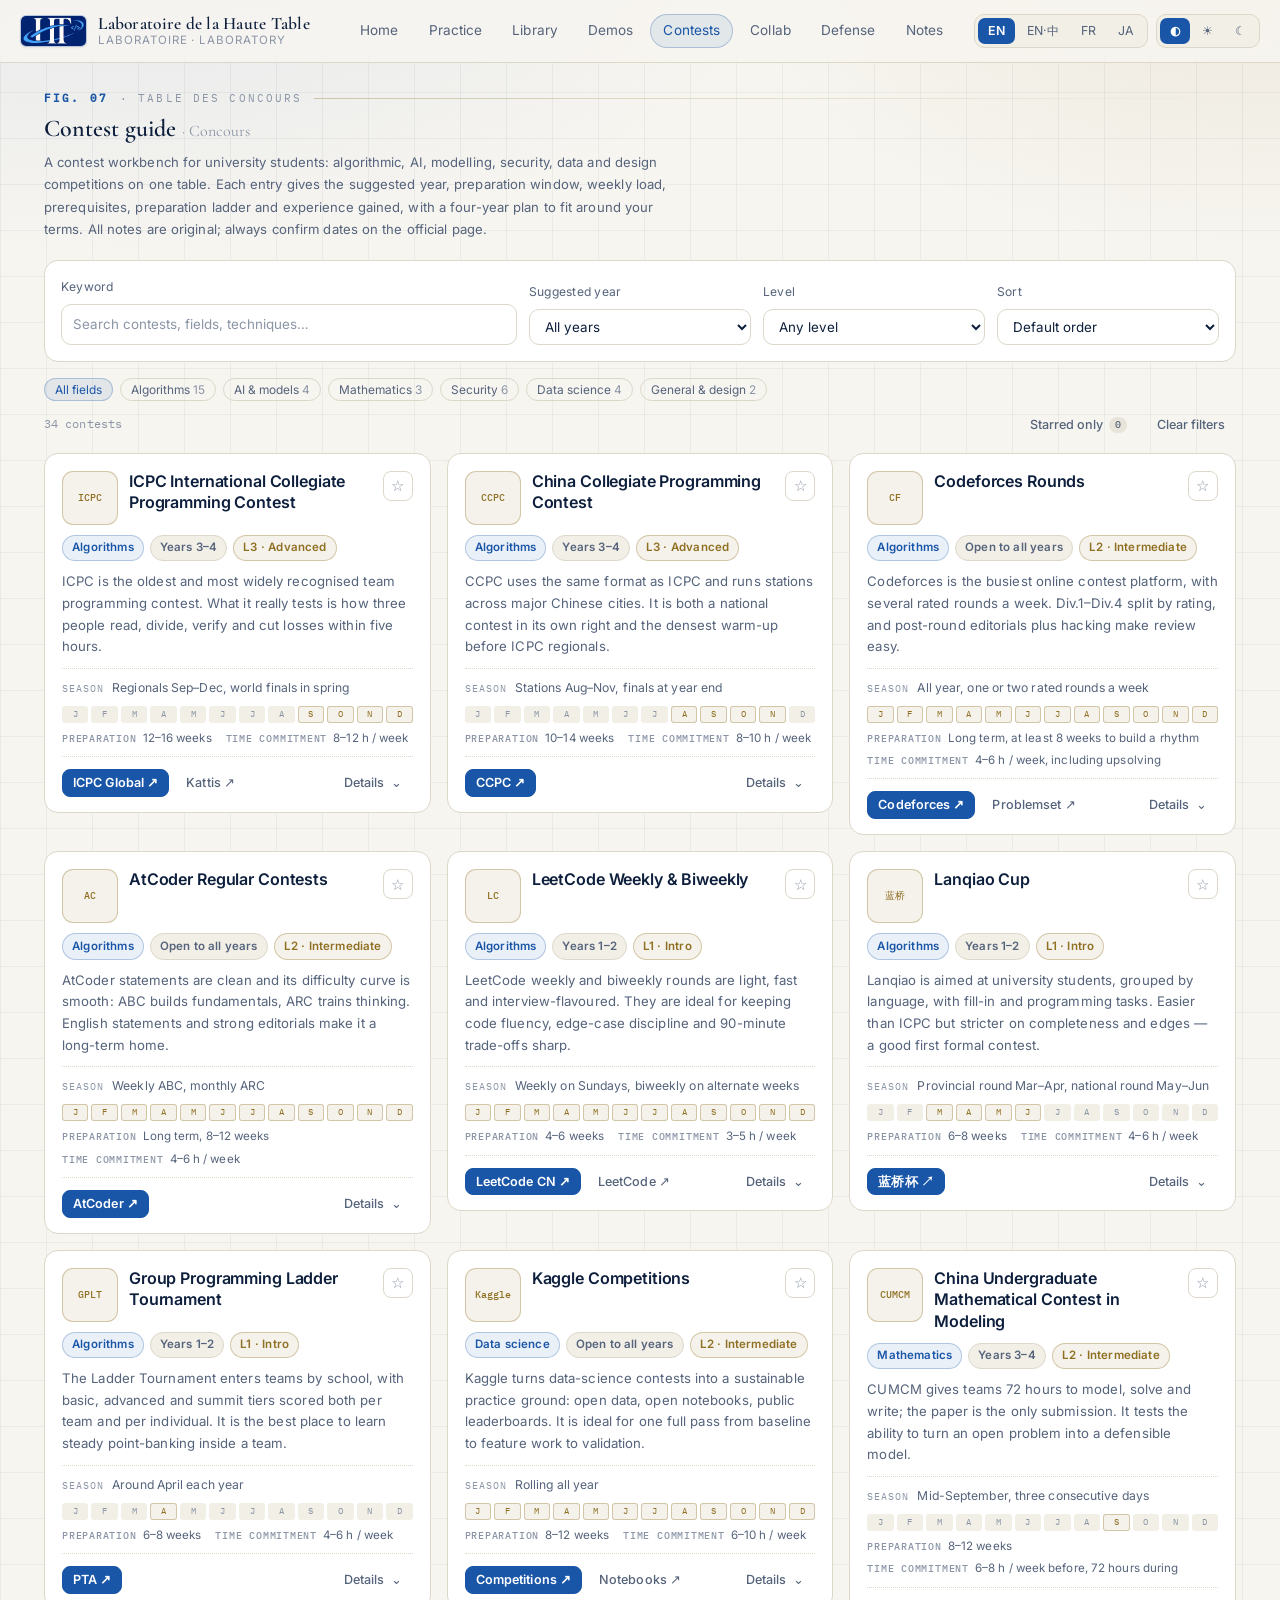
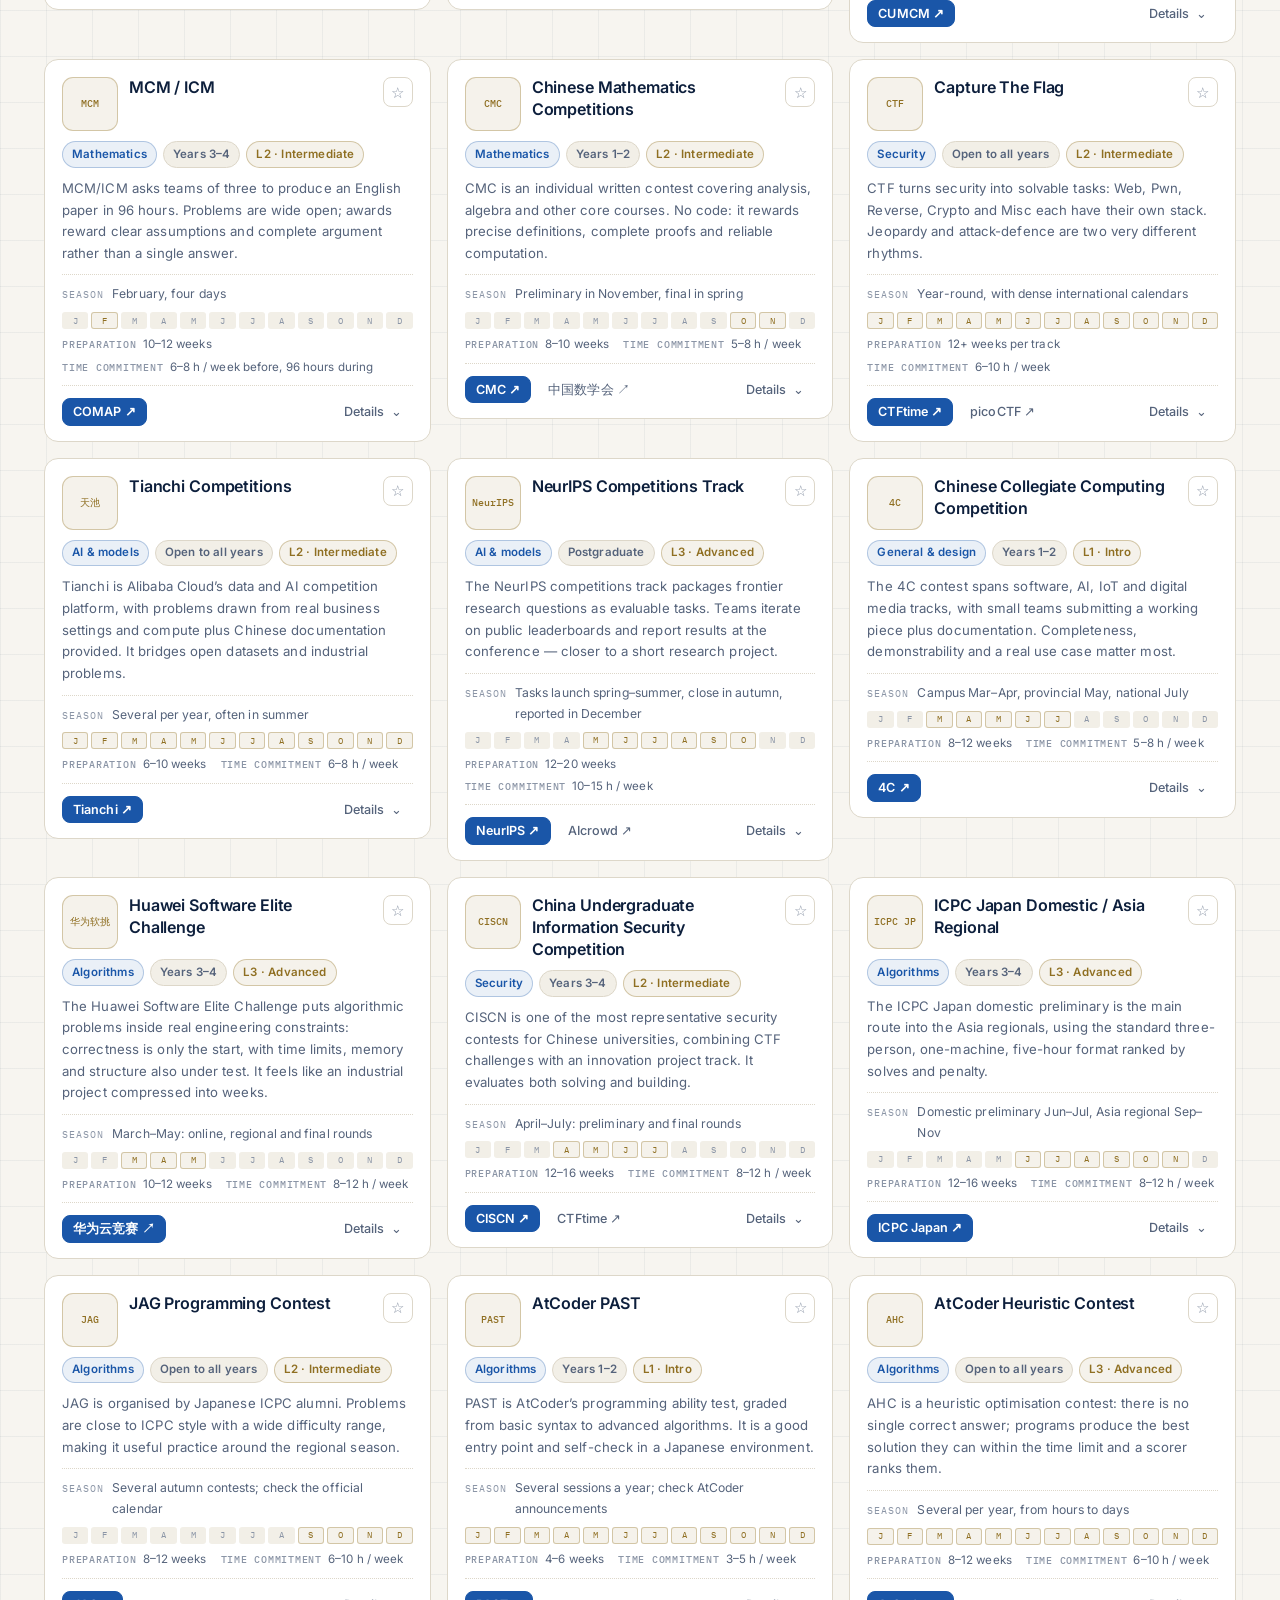
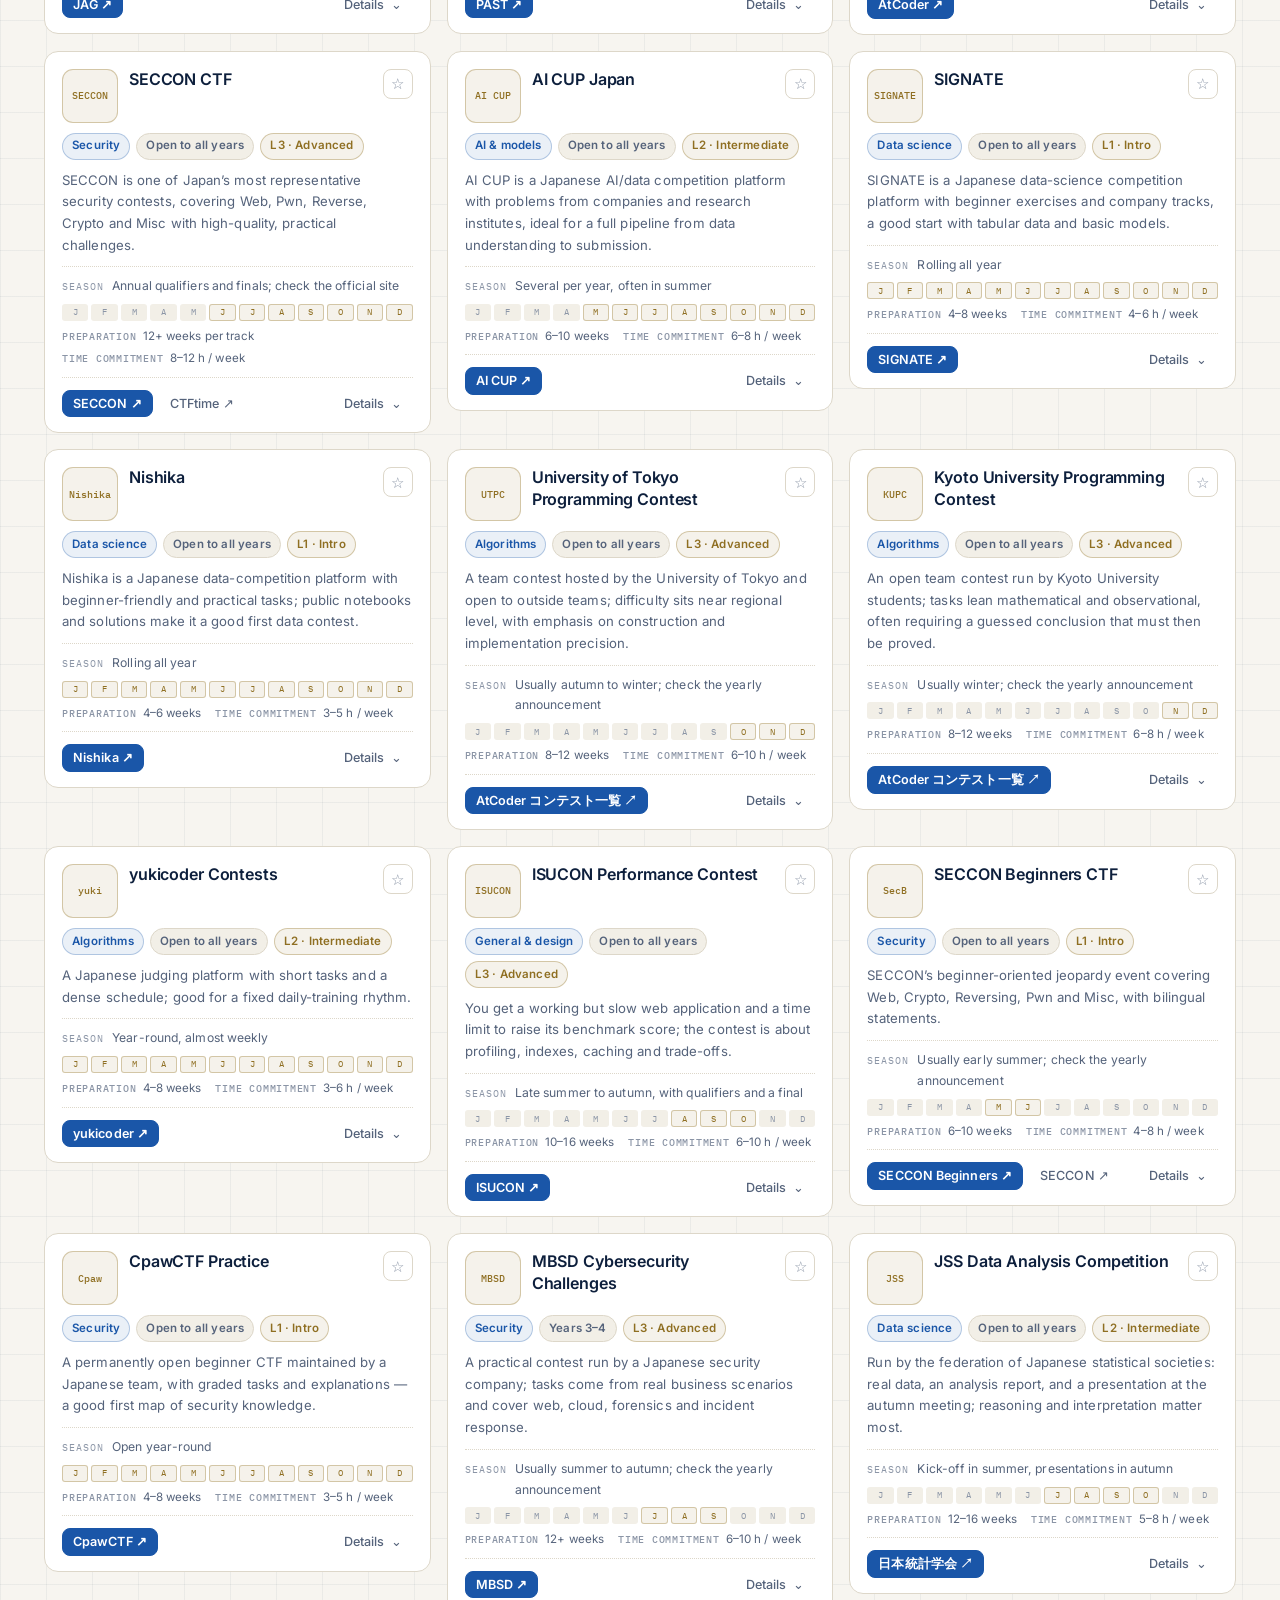
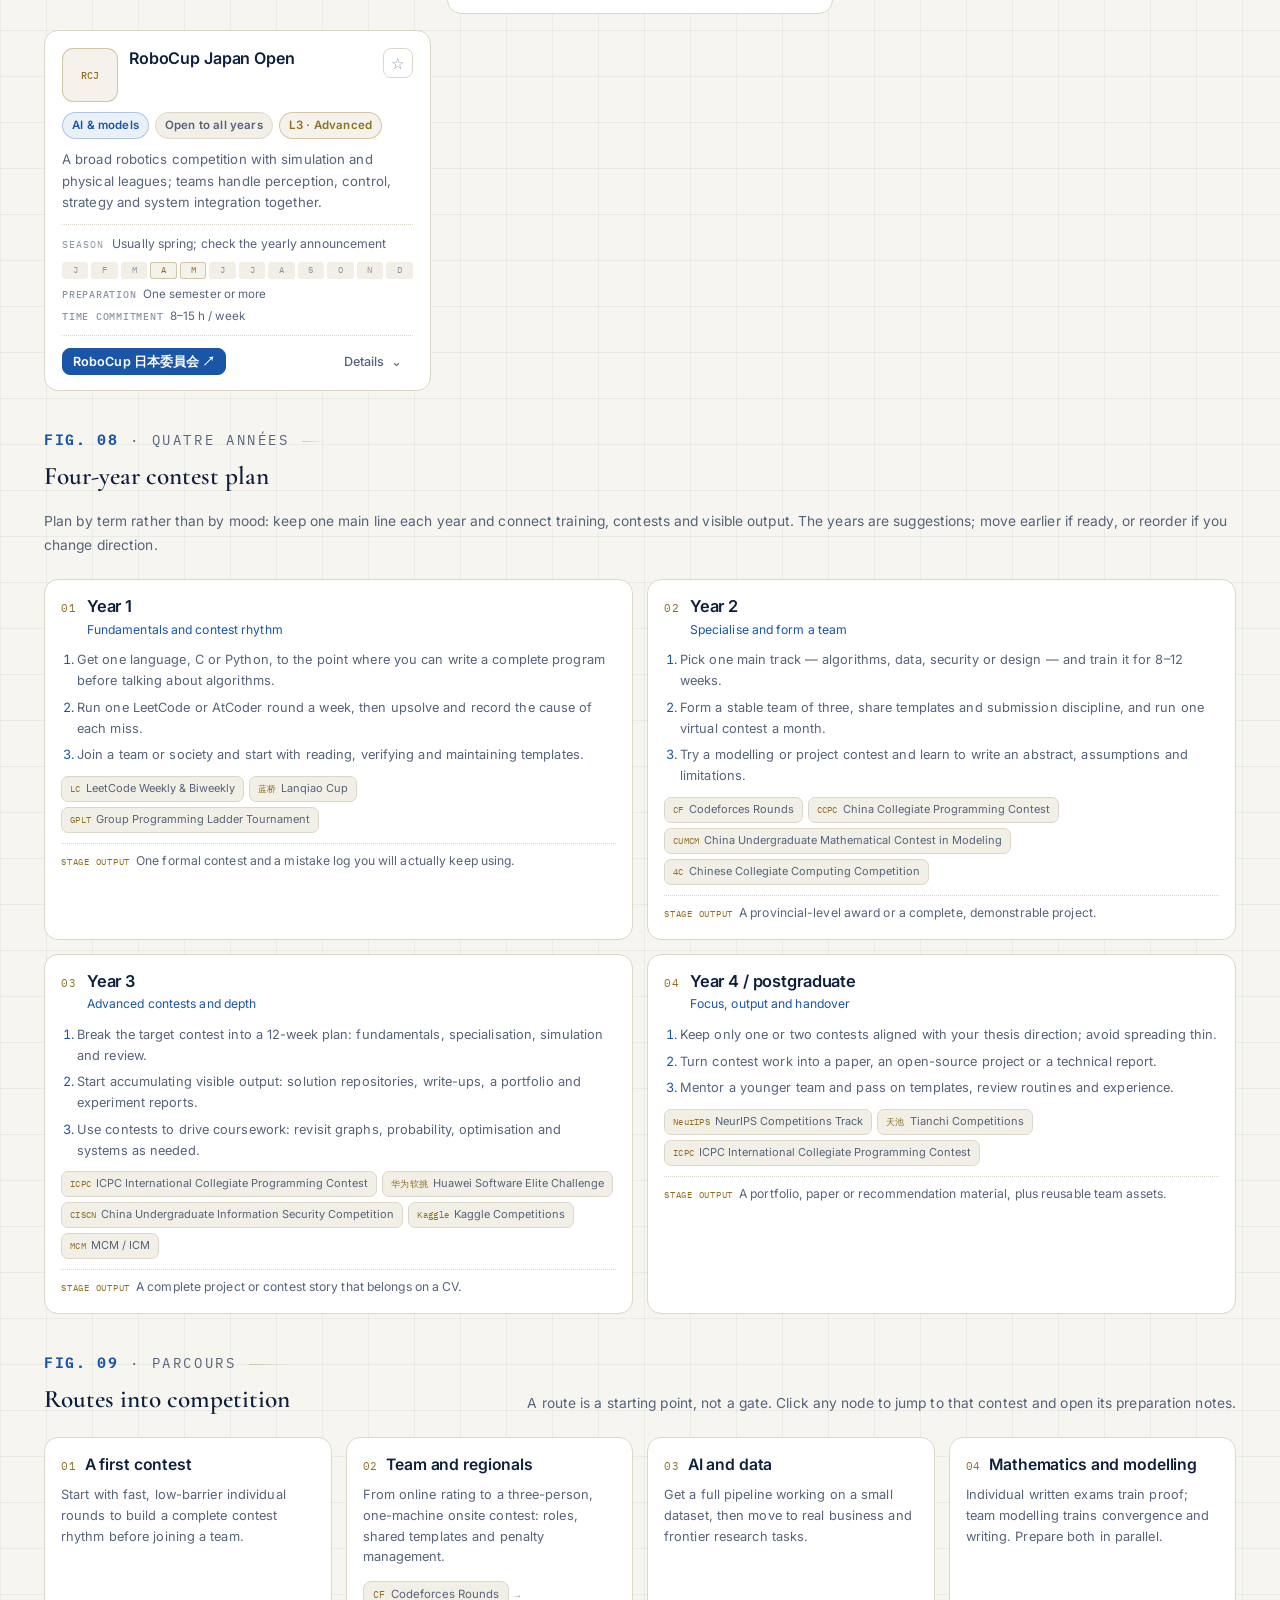
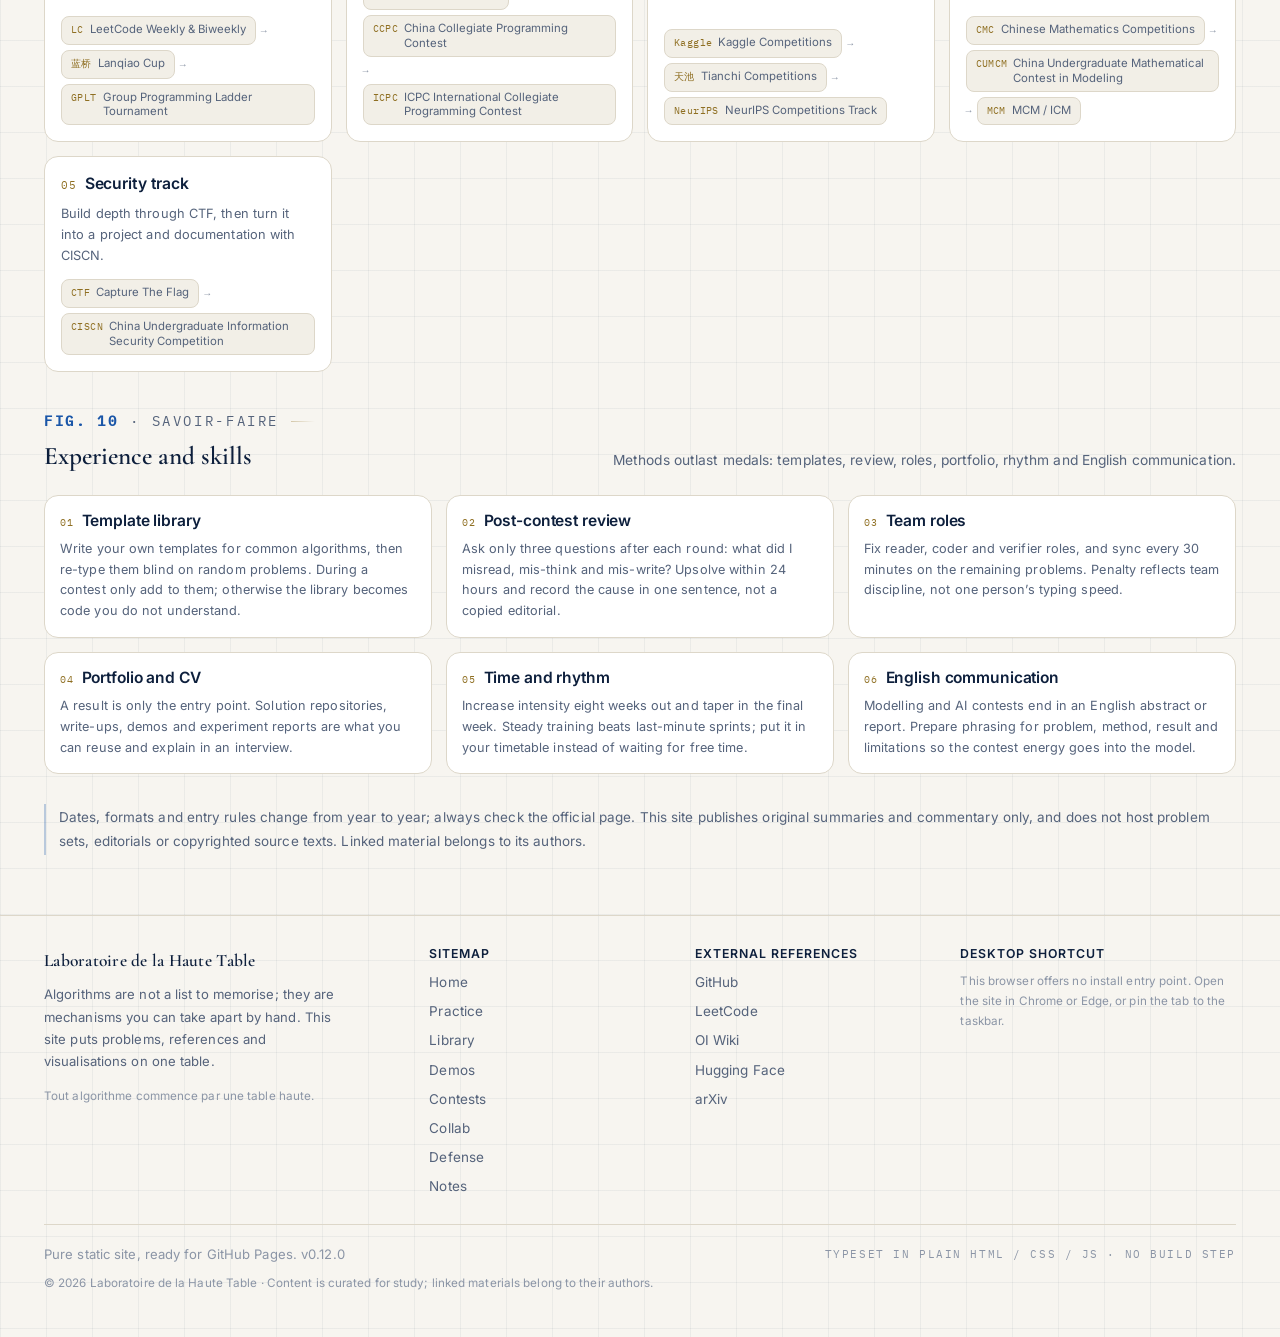
<file: contests.html>
<!DOCTYPE html>
<html lang="zh-CN" data-theme="dark">
<head>
<meta charset="utf-8">
<meta name="viewport" content="width=device-width, initial-scale=1">
<title>Concours · Laboratoire de la Haute Table</title>
<meta name="description" content="Laboratoire de la Haute Table — guide des concours pour étudiants : algorithmique, IA, modélisation, sécurité, données et design ; formats, calendriers, prérequis, préparation, plan sur quatre ans et liens officiels.">
<link rel="stylesheet" href="assets/css/base.css">
<link rel="stylesheet" href="assets/css/modules.css">
<link rel="icon" href="assets/img/favicon.ico" sizes="any">
<link rel="icon" type="image/png" sizes="32x32" href="assets/img/favicon-32.png">
<link rel="icon" type="image/png" sizes="192x192" href="assets/img/mark-192.png">
<link rel="apple-touch-icon" sizes="180x180" href="assets/img/apple-touch-icon.png">
<link rel="manifest" href="manifest.json">
<meta name="theme-color" content="#04122b" media="(prefers-color-scheme: dark)">
<meta name="theme-color" content="#f7f5f0" media="(prefers-color-scheme: light)">
<meta name="apple-mobile-web-app-title" content="Haute Table">
<meta property="og:type" content="website">
<meta property="og:title" content="Concours · Laboratoire de la Haute Table">
<meta property="og:image" content="assets/img/og-cover.png">
</head>
<body>

<a class="skip-link" href="#main">跳到主要内容</a>

<header class="site-header">
  <div class="wrap header-inner">
    <a class="brand" href="index.html">
      <img class="brand-mark" src="assets/img/mark-wide.png" alt="" width="70" height="32">
      <span class="brand-name">
        <span class="brand-fr">Laboratoire de la Haute Table</span>
        <span class="brand-sub" data-i18n="brand.sub">Laboratoire · 实验室</span>
      </span>
    </a>
    <nav class="nav" aria-label="主导航">
      <a href="index.html" data-i18n="nav.home">首页</a>
      <a href="practice.html" data-i18n="nav.practice">刷题台</a>
      <a href="resources.html" data-i18n="nav.resources">资料库</a>
      <a href="demos.html" data-i18n="nav.demos">演示室</a>
      <a href="contests.html" data-i18n="nav.contests">竞赛</a>
      <a href="collabs.html" data-i18n="nav.collab">合作</a>
      <a href="battle.html" data-i18n="nav.battle">攻防战</a>
      <a href="notes.html" data-i18n="nav.notes">笔记</a>
    </nav>
    <div class="header-tools" data-header-tools></div>
  </div>
</header>

<main id="main" class="wrap" style="padding-top:26px">

  <p class="fig" style="margin-bottom:6px"><b>Fig. 07</b> · Table des concours</p>
  <h1 style="margin:0 0 6px;font-size:1.5rem">
    <span data-i18n="con.title">竞赛指南</span>
    <span class="dim" style="font-family:var(--serif);font-size:1rem;font-weight:400" data-i18n="con.h1fr"> · Concours</span>
  </h1>
  <p class="muted small" style="margin:0 0 20px;max-width:80ch" data-i18n="con.lede"></p>

  <div class="library-bar contest-bar">
    <div class="field span-2">
      <label for="con-search" data-i18n="con.searchLabel">关键词</label>
      <input type="search" id="con-search" autocomplete="off" data-i18n-placeholder="con.search">
    </div>
    <div class="field">
      <label for="con-stage" data-i18n="con.stage">适合年级</label>
      <select id="con-stage"></select>
    </div>
    <div class="field">
      <label for="con-level" data-i18n="con.levelLabel">难度</label>
      <select id="con-level"></select>
    </div>
    <div class="field">
      <label for="con-sort" data-i18n="con.sortBy">排序</label>
      <select id="con-sort"></select>
    </div>
  </div>

  <div class="cat-strip" id="con-cats" style="margin:16px 0 10px"></div>

  <div class="row row-between contest-actions" style="margin-bottom:14px">
    <span class="lib-count" id="con-count"></span>
    <div class="row" style="gap:8px">
      <button type="button" class="btn btn-sm btn-ghost contest-stars-btn" id="con-stars" aria-pressed="false"></button>
      <button type="button" class="btn btn-sm btn-ghost" id="con-clear" data-i18n="con.clearFilter">清空筛选</button>
    </div>
  </div>

  <div class="contest-grid" id="con-grid"></div>

  <section style="margin:38px 0 0">
    <div class="section-head">
      <div>
        <p class="fig"><b>Fig. 08</b> · Quatre années</p>
        <h2 data-i18n="con.yearsTitle">大学四年竞赛规划</h2>
      </div>
      <span class="spacer"></span>
      <p data-i18n="con.yearsLede"></p>
    </div>
    <div class="year-grid" id="con-years"></div>
  </section>

  <section style="margin:38px 0 0">
    <div class="section-head">
      <div>
        <p class="fig"><b>Fig. 09</b> · Parcours</p>
        <h2 data-i18n="con.pathsTitle">选赛路线</h2>
      </div>
      <span class="spacer"></span>
      <p data-i18n="con.pathsLede"></p>
    </div>
    <div class="path-grid" id="con-paths"></div>
  </section>

  <section style="margin:38px 0 0">
    <div class="section-head">
      <div>
        <p class="fig"><b>Fig. 10</b> · Savoir-faire</p>
        <h2 data-i18n="con.guidesTitle">经验与能力</h2>
      </div>
      <span class="spacer"></span>
      <p data-i18n="con.guidesLede"></p>
    </div>
    <div class="guide-grid" id="con-guides"></div>
  </section>

  <p class="note" style="margin:30px 0 40px" data-i18n="con.disclaimer"></p>

</main>

<footer class="site-footer" id="site-footer"></footer>

<script src="data/contests.js"></script>
<script src="assets/js/i18n.js"></script>
<script src="assets/js/site.js"></script>
<script src="assets/js/contests.js"></script>
</body>
</html>
</file>
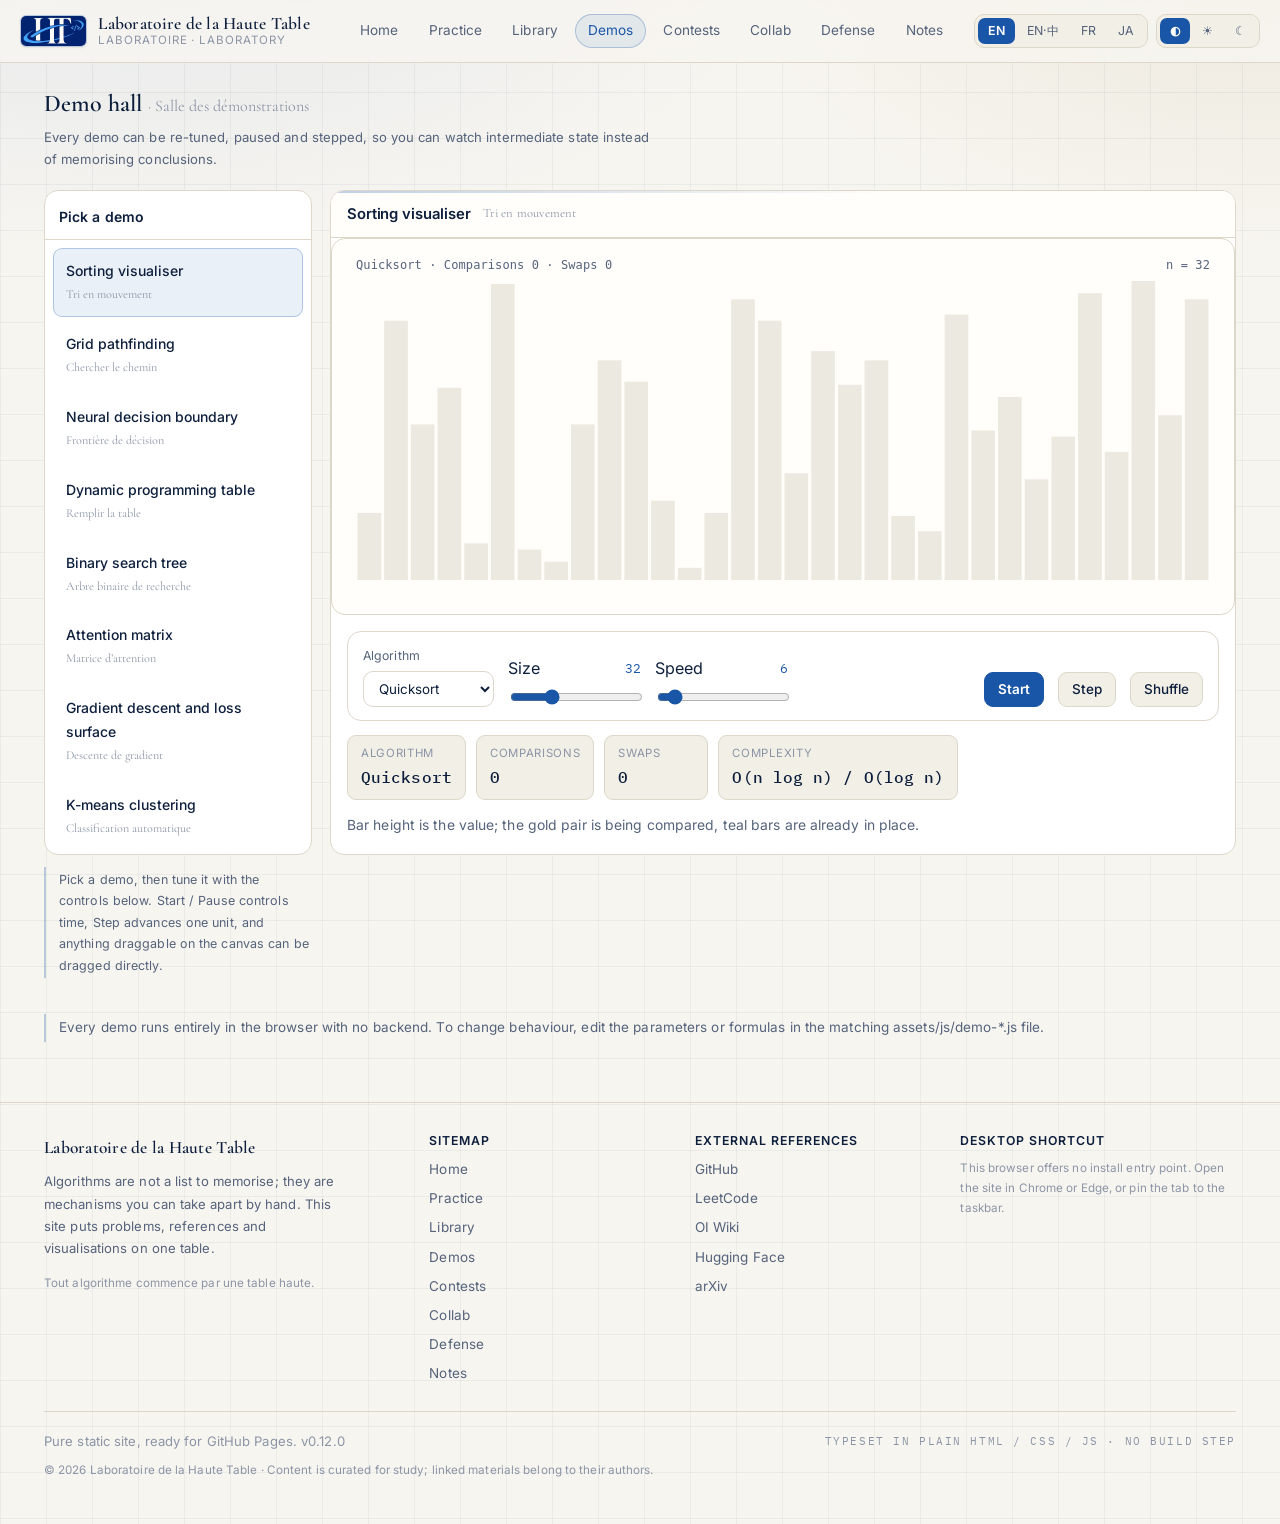
<file: demos.html>
<!DOCTYPE html>
<html lang="zh-CN" data-theme="dark">
<head>
<meta charset="utf-8">
<meta name="viewport" content="width=device-width, initial-scale=1">
<title>Salle des démonstrations · Laboratoire de la Haute Table</title>
<meta name="description" content="Laboratoire de la Haute Table 演示室：排序、寻路、神经网络决策边界、动态规划填表、二叉搜索树与注意力矩阵的交互演示。">
<link rel="stylesheet" href="assets/css/base.css">
<link rel="stylesheet" href="assets/css/modules.css">
<link rel="icon" href="assets/img/favicon.ico" sizes="any">
<link rel="icon" type="image/png" sizes="32x32" href="assets/img/favicon-32.png">
<link rel="icon" type="image/png" sizes="192x192" href="assets/img/mark-192.png">
<link rel="apple-touch-icon" sizes="180x180" href="assets/img/apple-touch-icon.png">
<link rel="manifest" href="manifest.json">
<meta name="theme-color" content="#04122b" media="(prefers-color-scheme: dark)">
<meta name="theme-color" content="#f7f5f0" media="(prefers-color-scheme: light)">
<meta name="apple-mobile-web-app-title" content="Haute Table">
<meta property="og:type" content="website">
<meta property="og:title" content="演示室 · Laboratoire de la Haute Table">
<meta property="og:image" content="assets/img/og-cover.png">
</head>
<body>

<a class="skip-link" href="#main">跳到主要内容</a>

<header class="site-header">
  <div class="wrap header-inner">
    <a class="brand" href="index.html">
      <img class="brand-mark" src="assets/img/mark-wide.png" alt="" width="70" height="32">
      <span class="brand-name">
        <span class="brand-fr">Laboratoire de la Haute Table</span>
        <span class="brand-sub" data-i18n="brand.sub">Laboratoire · 实验室</span>
      </span>
    </a>
    <nav class="nav" aria-label="主导航">
      <a href="index.html" data-i18n="nav.home">首页</a>
      <a href="practice.html" data-i18n="nav.practice">刷题台</a>
      <a href="resources.html" data-i18n="nav.resources">资料库</a>
      <a href="demos.html" data-i18n="nav.demos">演示室</a>
      <a href="contests.html" data-i18n="nav.contests">竞赛</a>
      <a href="collabs.html" data-i18n="nav.collab">合作</a>
      <a href="battle.html" data-i18n="nav.battle">攻防战</a>
      <a href="notes.html" data-i18n="nav.notes">笔记</a>
    </nav>
    <div class="header-tools" data-header-tools></div>
  </div>
</header>

<main id="main" class="wrap" style="padding-top:26px">

  <h1 style="margin:0 0 6px;font-size:1.5rem">
    <span data-i18n="demos.title">动态演示室</span>
    <span class="dim" style="font-family:var(--serif);font-size:1rem;font-weight:400"> · Salle des démonstrations</span>
  </h1>
  <p class="muted small" style="margin:0 0 20px;max-width:76ch" data-i18n="demos.lede"></p>

  <div class="demo-shell" id="demo-shell">

    <aside class="sidebar">
      <div class="sidebar-panel">
        <div class="sidebar-head">
          <strong style="font-size:14px" data-i18n="demos.pick">选择演示</strong>
        </div>
        <div class="demo-nav" id="demo-nav" role="tablist" aria-label="演示列表"></div>
      </div>
      <p class="note" style="font-size:12.5px" data-i18n="demos.howto"></p>
    </aside>

    <div class="demo-stage">
      <section class="panel" aria-labelledby="demo-title">
        <div class="panel-head">
          <h3 id="demo-title">—</h3>
          <span class="fr" id="demo-fr"></span>
          <span class="spacer"></span>
          <span class="badge" id="demo-status"></span>
        </div>
        <div class="stage-canvas-wrap">
          <canvas id="demo-canvas" class="stage" role="img" aria-label="算法演示画布"></canvas>
        </div>
        <div class="panel-body">
          <div class="controls" id="demo-controls"></div>
          <div class="metrics" id="demo-metrics" style="margin-top:14px"></div>
          <p class="demo-explain" id="demo-note" style="margin:14px 0 0"></p>
        </div>
      </section>
    </div>

  </div>

  <p class="note" style="margin:24px 0 40px" data-i18n="demos.footerNote"></p>

</main>

<footer class="site-footer" id="site-footer"></footer>

<script src="assets/js/i18n.js"></script>
<script src="assets/js/site.js"></script>
<script src="assets/js/demos.js"></script>
<script src="assets/js/demo-sort.js"></script>
<script src="assets/js/demo-path.js"></script>
<script src="assets/js/demo-nn.js"></script>
<script src="assets/js/demo-dp.js"></script>
<script src="assets/js/demo-bst.js"></script>
<script src="assets/js/demo-attn.js"></script>
<script src="assets/js/demo-gd.js"></script>
<script src="assets/js/demo-kmeans.js"></script>
<script src="assets/js/demo-tree.js"></script>
<script src="assets/js/demo-knn.js"></script>
<script src="assets/js/demo-pca.js"></script>
<script src="assets/js/demo-roc.js"></script>
<script src="assets/js/demo-linalg.js"></script>
<script src="assets/js/demo-integral.js"></script>
<script src="assets/js/demo-pylist.js"></script>
</body>
</html>
</file>
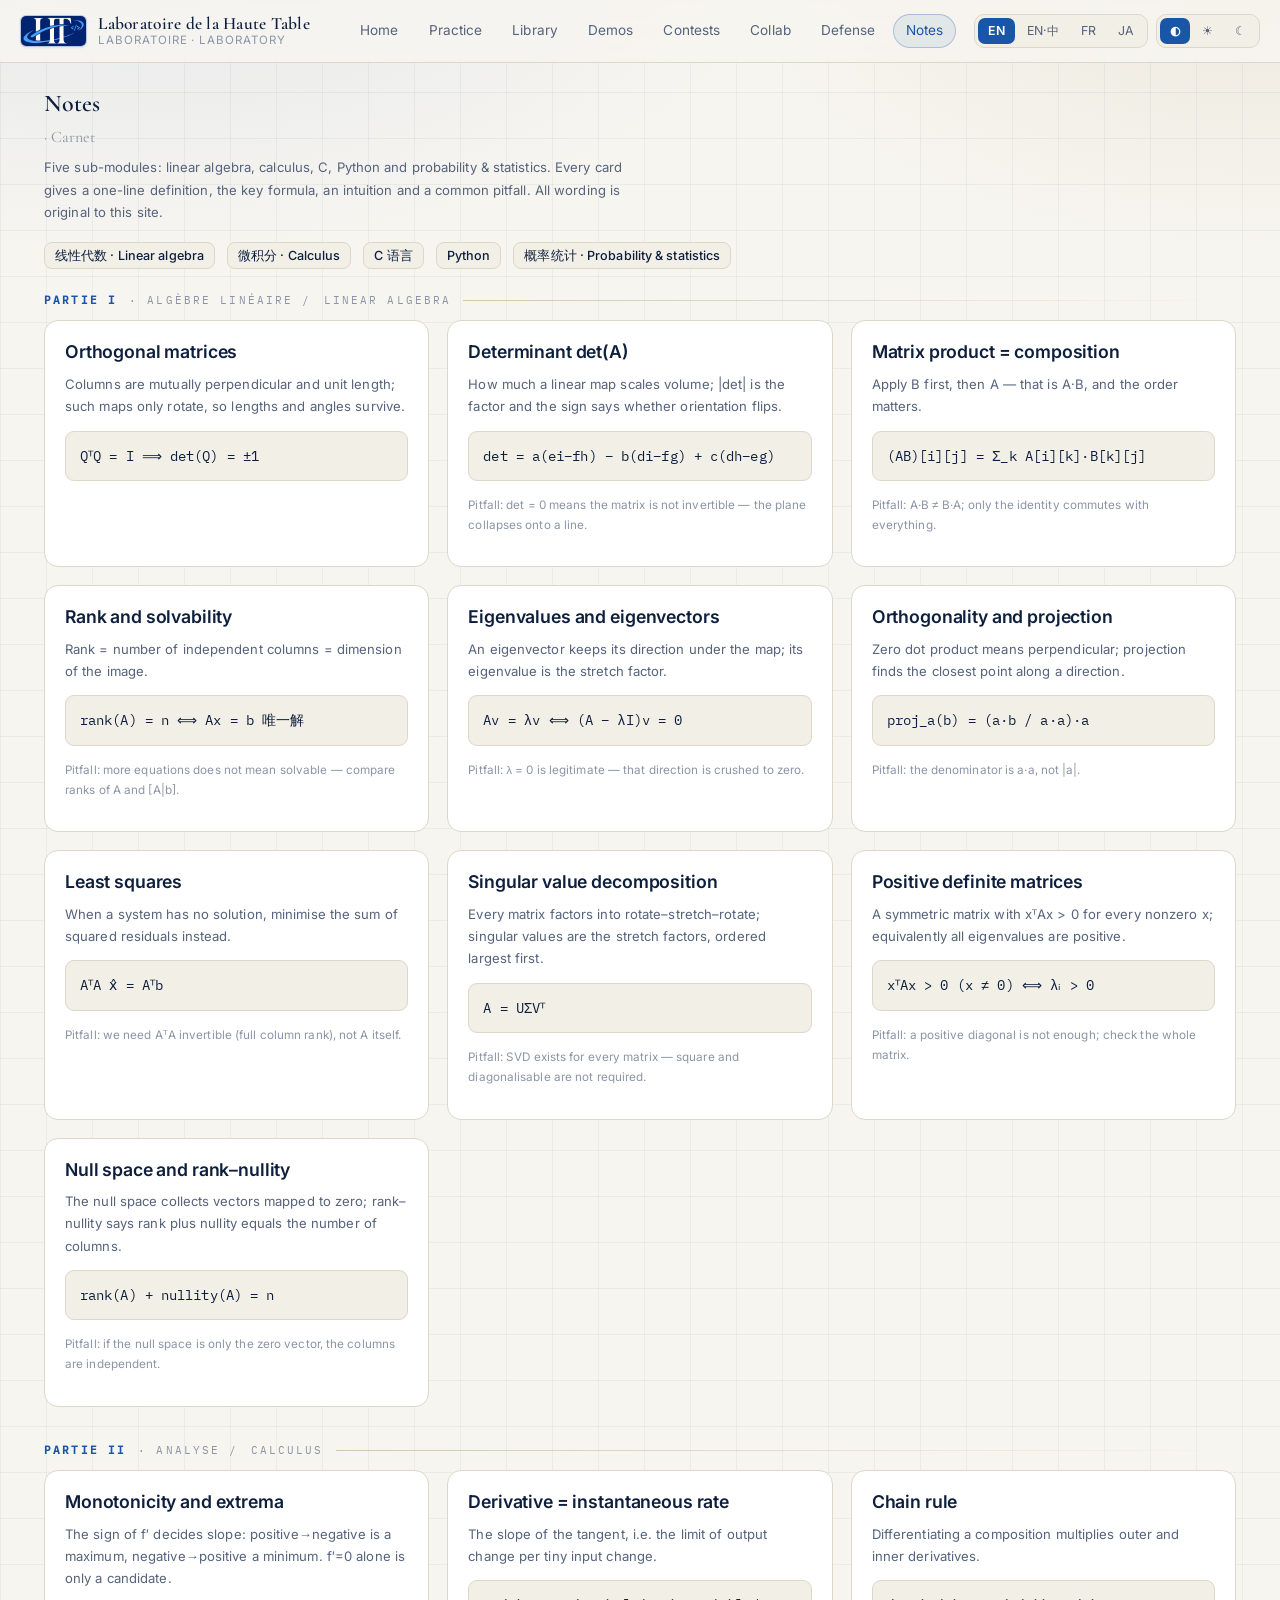
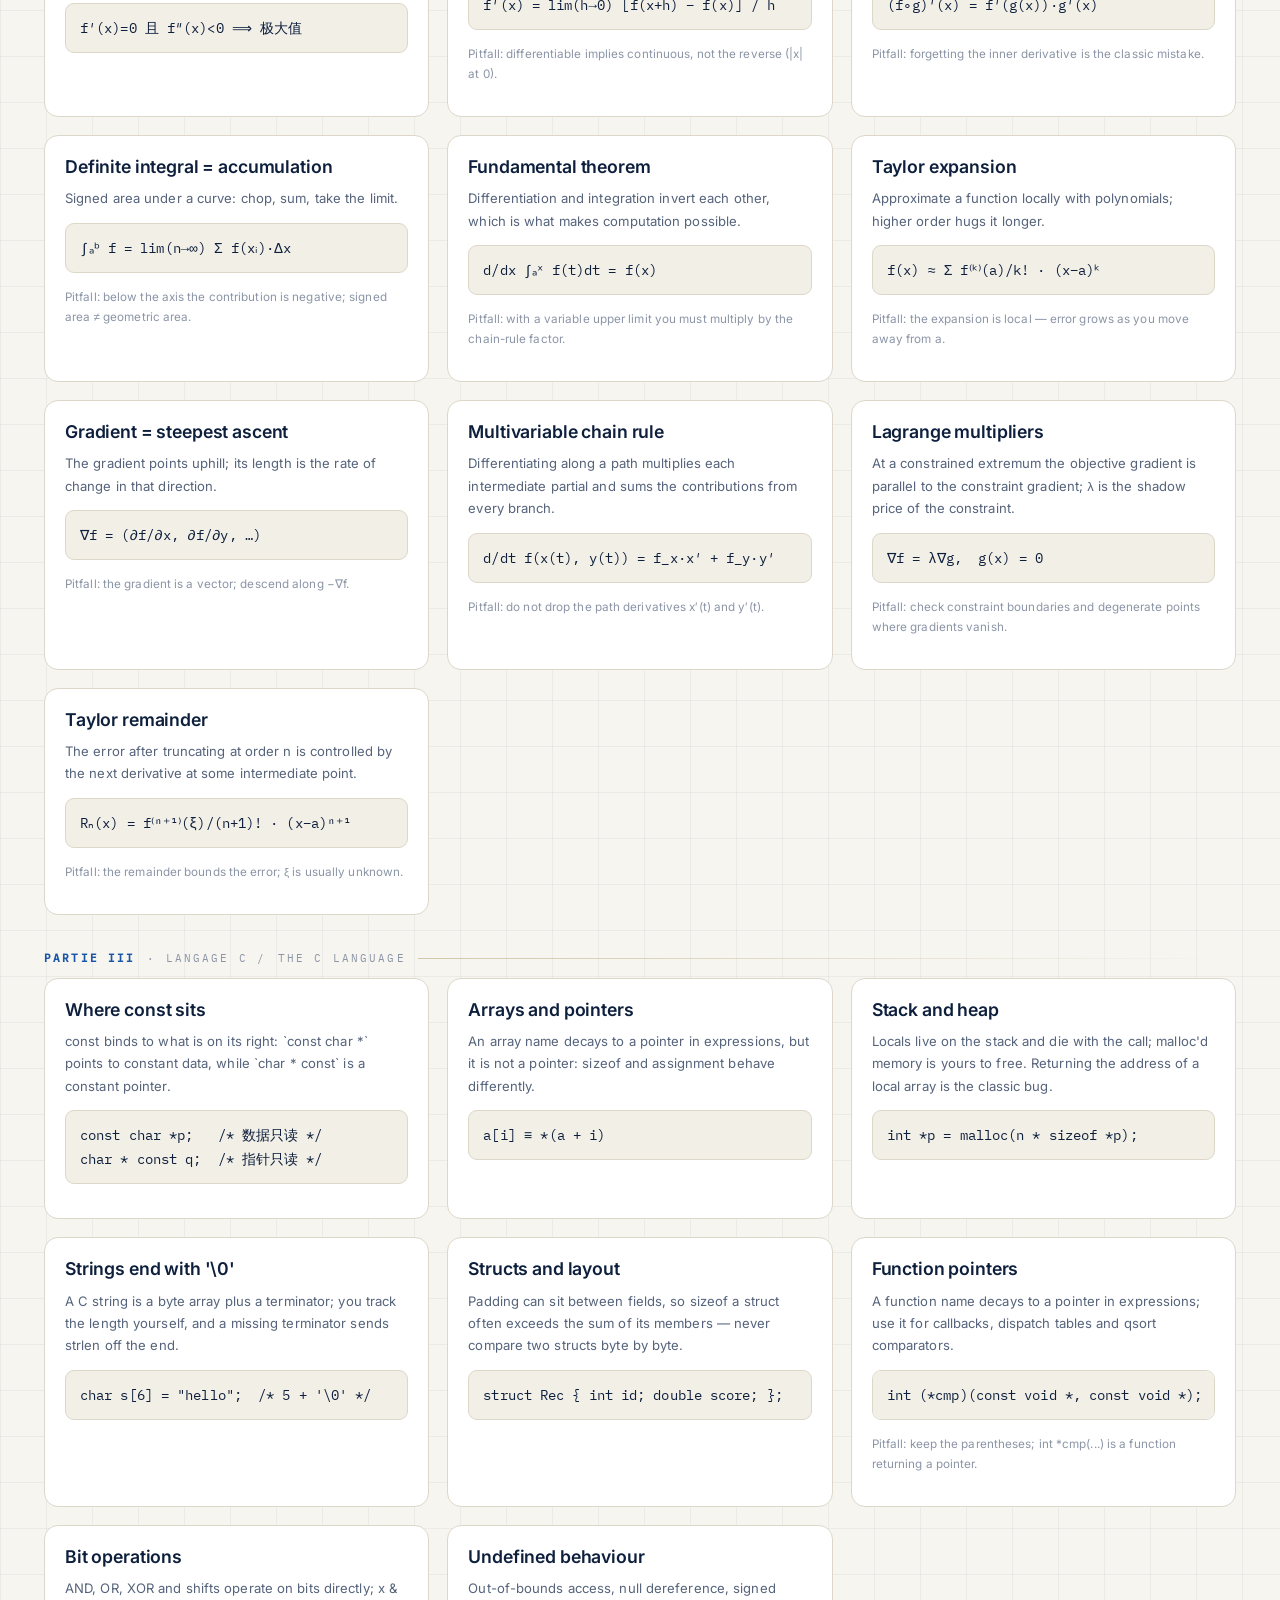
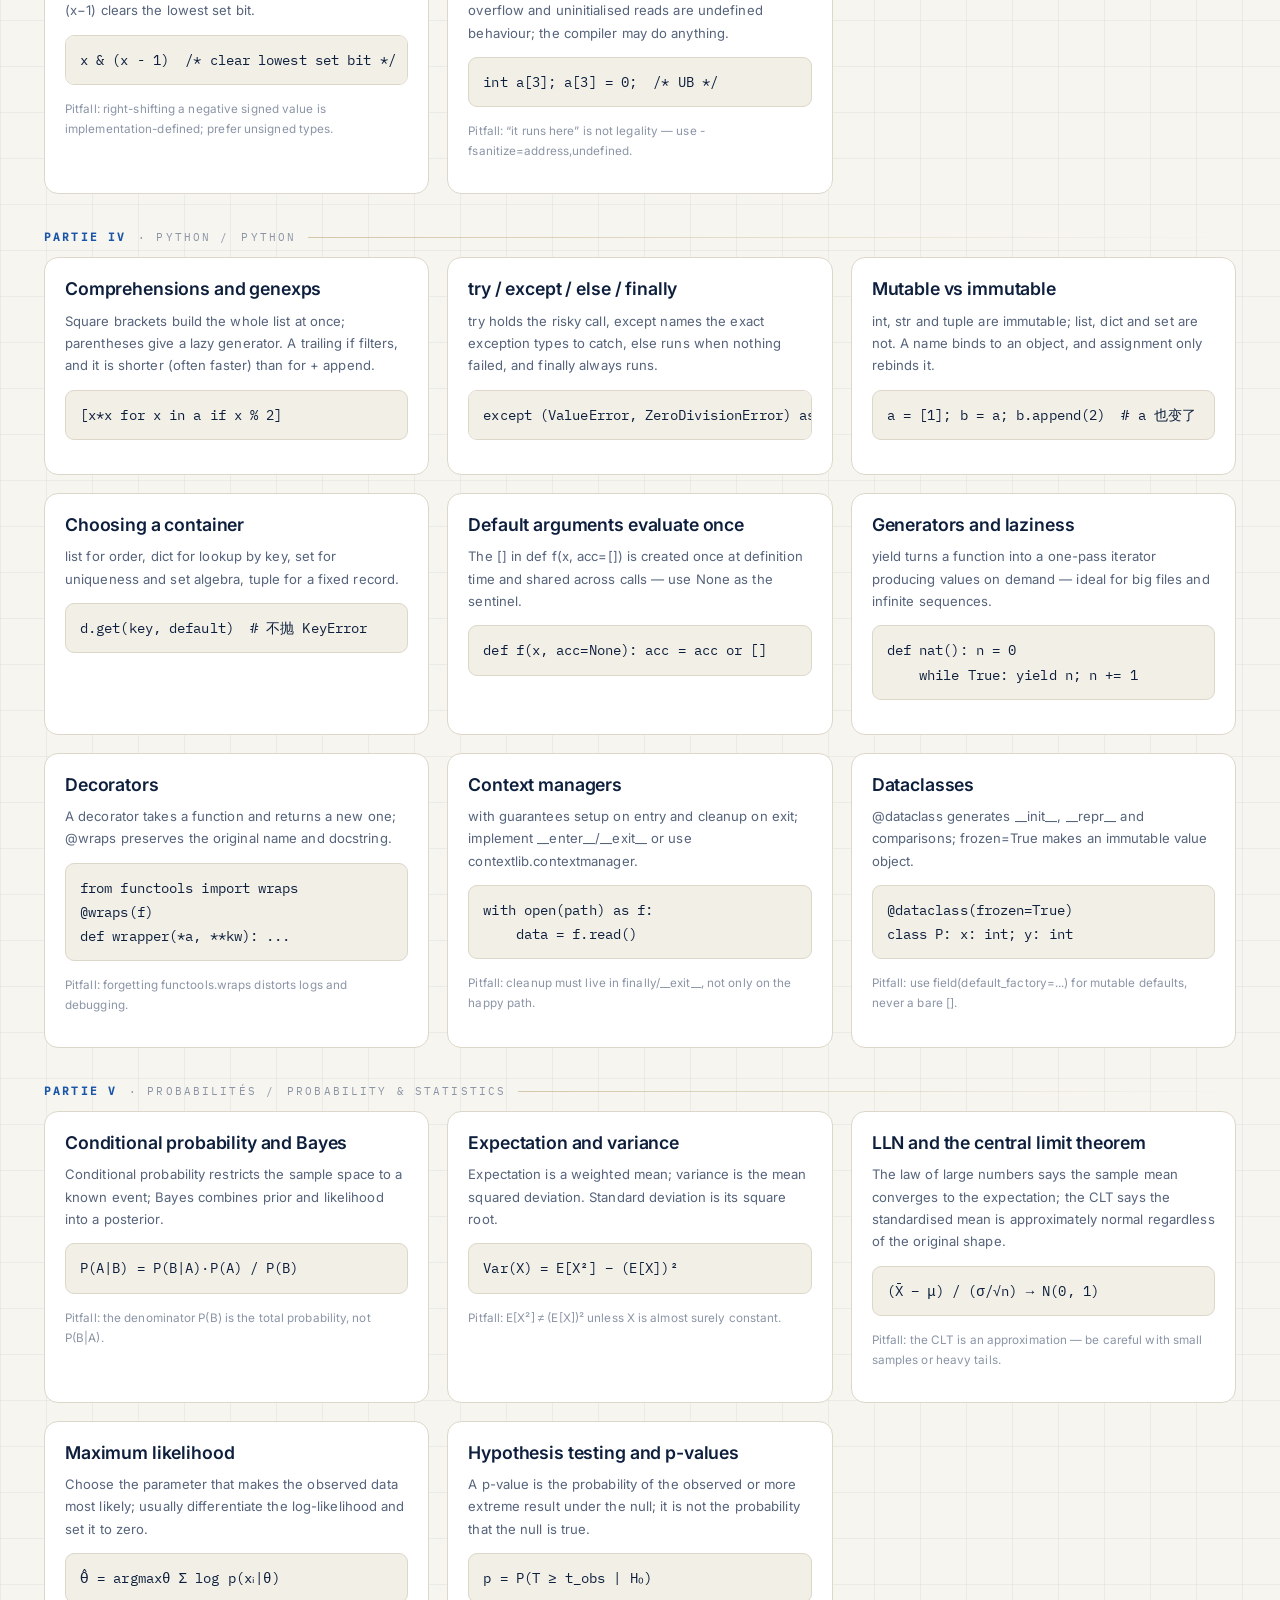
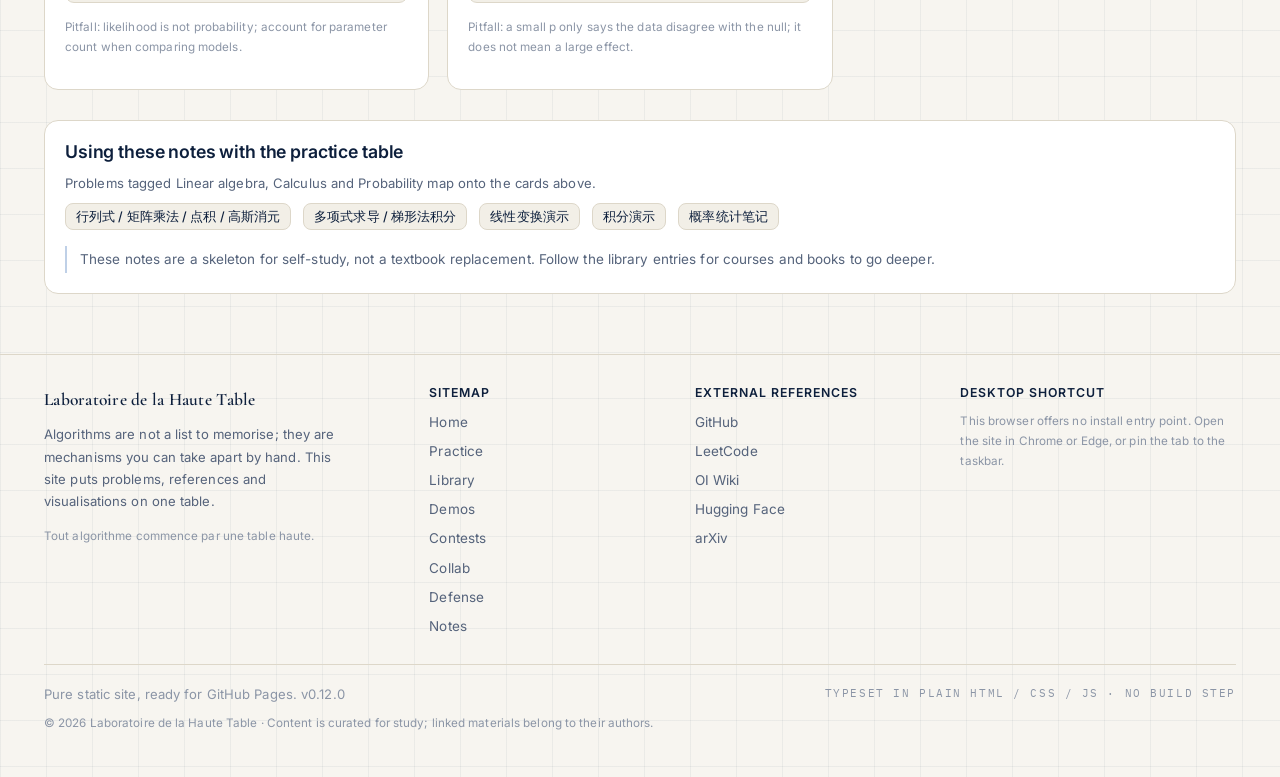
<file: notes.html>
<!DOCTYPE html>
<html lang="en" data-lang="en" data-theme="dark">
<head>
<meta charset="utf-8">
<meta name="viewport" content="width=device-width, initial-scale=1">
<title>Notes · Laboratoire de la Haute Table</title>
<link rel="stylesheet" href="assets/css/base.css">
<link rel="stylesheet" href="assets/css/modules.css">
<link rel="icon" href="assets/img/favicon.ico" sizes="any">
<link rel="apple-touch-icon" sizes="180x180" href="assets/img/apple-touch-icon.png">
<link rel="manifest" href="manifest.json">
<meta name="theme-color" content="#04122b" media="(prefers-color-scheme: dark)">
<meta name="theme-color" content="#f7f5f0" media="(prefers-color-scheme: light)">
<style>
  .nb-en, .nb-ja { display: none; }
  html[data-lang="en"] .nb-zh, html[data-lang="fr"] .nb-zh, html[data-lang="ja"] .nb-zh { display: none; }
  html[data-lang="en"] .nb-en, html[data-lang="fr"] .nb-en, html[data-lang="ja"] .nb-en,
  html[data-lang="both"] .nb-en, html[data-lang="both"] .nb-zh { display: block; }
  html[data-lang="both"] .nb-zh { margin-bottom: 2px; }
  html[data-lang="ja"] .notes-head .nb-en { display: none; }
  html[data-lang="ja"] .notes-head .nb-ja { display: block; }
  html[data-lang="ja"] .notes-head h1 .nb-ja { display: inline; }
  html[data-lang="ja"] #toc { display: none; }
  html[data-lang="ja"] #toc-ja { display: flex; }
  html[data-lang="ja"] .notes-fig .nb-zh,
  html[data-lang="ja"] .notes-fig .nb-en { display: none; }
  html[data-lang="ja"] .notes-fig .nb-ja { display: inline; }
</style>
</head>
<body>

<a class="skip-link" href="#main">Skip to content</a>

<header class="site-header">
  <div class="wrap header-inner">
    <a class="brand" href="index.html">
      <img class="brand-mark" src="assets/img/mark-wide.png" alt="" width="70" height="32">
      <span class="brand-name">
        <span class="brand-fr">Laboratoire de la Haute Table</span>
        <span class="brand-sub" data-i18n="brand.sub">Laboratoire · 实验室</span>
      </span>
    </a>
    <nav class="nav" aria-label="Main navigation">
      <a href="index.html" data-i18n="nav.home">Home</a>
      <a href="practice.html" data-i18n="nav.practice">Practice</a>
      <a href="resources.html" data-i18n="nav.resources">Library</a>
      <a href="demos.html" data-i18n="nav.demos">Demos</a>
      <a href="contests.html" data-i18n="nav.contests">Contests</a>
      <a href="collabs.html" data-i18n="nav.collab">Collab</a>
      <a href="battle.html" data-i18n="nav.battle">Defense</a>
      <a href="notes.html" data-i18n="nav.notes" aria-current="page">Notes</a>
    </nav>
    <div class="header-tools" data-header-tools></div>
  </div>
</header>

<main id="main" class="wrap" style="padding-top:26px">

  <div class="notes-head">
    <h1 style="margin:0 0 6px;font-size:1.5rem">
      <span class="nb-zh">笔记集合</span><span class="nb-en">Notes</span><span class="nb-ja">ノート集</span>
      <span class="dim" style="font-family:var(--serif);font-size:1rem;font-weight:400"> · Carnet</span>
    </h1>
    <p class="muted small nb-zh" style="max-width:76ch">
      五个子模块：线性代数、微积分、C 语言、Python、概率统计。每个条目给一句定义、一条关键公式、一个直觉和一个常见错误，全部为本站原创表述。
    </p>
    <p class="muted small nb-en" style="max-width:76ch">
      Five sub-modules: linear algebra, calculus, C, Python and probability &amp; statistics. Every card gives a one-line definition, the key formula, an intuition and a common pitfall. All wording is original to this site.
    </p>
    <p class="muted small nb-ja" style="max-width:76ch">
      五つのサブモジュール：線形代数、微積分、C 言語、Python、確率統計。各カードに定義・公式・直感・よくある誤りを一つずつ。すべて当サイトのオリジナル表現です。
    </p>
  </div>

  <div class="row" style="margin:18px 0 4px" id="toc">
    <a class="btn btn-sm" href="#linalg">线性代数 · Linear algebra</a>
    <a class="btn btn-sm" href="#calculus">微积分 · Calculus</a>
    <a class="btn btn-sm" href="#clang">C 语言</a>
    <a class="btn btn-sm" href="#python">Python</a>
    <a class="btn btn-sm" href="#stats">概率统计 · Probability &amp; statistics</a>
  </div>

  <div class="row nb-ja" style="margin:18px 0 4px" id="toc-ja">
    <a class="btn btn-sm" href="#linalg">線形代数</a>
    <a class="btn btn-sm" href="#calculus">微積分</a>
    <a class="btn btn-sm" href="#clang">C 言語</a>
    <a class="btn btn-sm" href="#python">Python</a>
    <a class="btn btn-sm" href="#stats">確率統計</a>
  </div>

  <div class="fig notes-fig" id="linalg" style="margin-top:22px"><b>Partie I</b> · Algèbre linéaire / <span class="nb-zh">线性代数</span><span class="nb-en">Linear algebra</span><span class="nb-ja">線形代数</span></div>
  <div class="module-grid">
    <div class="card">
      <h3><span class="nb-zh">正交矩阵</span><span class="nb-en">Orthogonal matrices</span></h3>
      <p class="muted small nb-zh">列向量两两垂直且长度为一；这类变换只旋转、不拉伸，所以长度与角度都不变。</p>
      <p class="muted small nb-en">Columns are mutually perpendicular and unit length; such maps only rotate, so lengths and angles survive.</p>
      <pre>QᵀQ = I ⟹ det(Q) = ±1</pre>
    </div>
    <div class="card">
      <h3><span class="nb-zh">行列式 det(A)</span><span class="nb-en">Determinant det(A)</span></h3>
      <p class="muted small nb-zh">衡量线性变换对「体积」的缩放倍数；|det| 是倍数，符号表示是否翻转方向。</p>
      <p class="muted small nb-en">How much a linear map scales volume; |det| is the factor and the sign says whether orientation flips.</p>
      <pre>det = a(ei−fh) − b(di−fg) + c(dh−eg)</pre>
      <p class="tiny dim nb-zh">易错：det = 0 说明矩阵不可逆，变换把平面压成一条线。</p>
      <p class="tiny dim nb-en">Pitfall: det = 0 means the matrix is not invertible — the plane collapses onto a line.</p>
    </div>
    <div class="card">
      <h3><span class="nb-zh">矩阵乘法 = 复合变换</span><span class="nb-en">Matrix product = composition</span></h3>
      <p class="muted small nb-zh">先做 B 再做 A，合起来就是 A·B；次序不能交换。</p>
      <p class="muted small nb-en">Apply B first, then A — that is A·B, and the order matters.</p>
      <pre>(AB)[i][j] = Σ_k A[i][k]·B[k][j]</pre>
      <p class="tiny dim nb-zh">易错：A·B ≠ B·A；只有单位矩阵与所有矩阵可交换。</p>
      <p class="tiny dim nb-en">Pitfall: A·B ≠ B·A; only the identity commutes with everything.</p>
    </div>
    <div class="card">
      <h3><span class="nb-zh">秩与可解性</span><span class="nb-en">Rank and solvability</span></h3>
      <p class="muted small nb-zh">秩 = 线性无关的列数 = 变换后空间的维数。</p>
      <p class="muted small nb-en">Rank = number of independent columns = dimension of the image.</p>
      <pre>rank(A) = n ⟺ Ax = b 唯一解</pre>
      <p class="tiny dim nb-zh">易错：方程个数多不等于有解，要看增广矩阵的秩。</p>
      <p class="tiny dim nb-en">Pitfall: more equations does not mean solvable — compare ranks of A and [A|b].</p>
    </div>
    <div class="card">
      <h3><span class="nb-zh">特征值 / 特征向量</span><span class="nb-en">Eigenvalues and eigenvectors</span></h3>
      <p class="muted small nb-zh">特征向量是「变换后方向不变」的方向，特征值是它被拉伸的倍数。</p>
      <p class="muted small nb-en">An eigenvector keeps its direction under the map; its eigenvalue is the stretch factor.</p>
      <pre>Av = λv ⟺ (A − λI)v = 0</pre>
      <p class="tiny dim nb-zh">易错：λ = 0 是合法特征值，意味着该方向被压成零。</p>
      <p class="tiny dim nb-en">Pitfall: λ = 0 is legitimate — that direction is crushed to zero.</p>
    </div>
    <div class="card">
      <h3><span class="nb-zh">正交与投影</span><span class="nb-en">Orthogonality and projection</span></h3>
      <p class="muted small nb-zh">点积为零即垂直；投影是找「某方向上最接近」的点。</p>
      <p class="muted small nb-en">Zero dot product means perpendicular; projection finds the closest point along a direction.</p>
      <pre>proj_a(b) = (a·b / a·a)·a</pre>
      <p class="tiny dim nb-zh">易错：分母是 a·a，别写成 |a| 漏掉平方。</p>
      <p class="tiny dim nb-en">Pitfall: the denominator is a·a, not |a|.</p>
    </div>
    <div class="card">
      <h3><span class="nb-zh">最小二乘</span><span class="nb-en">Least squares</span></h3>
      <p class="muted small nb-zh">方程无解时，退而求残差平方和最小的解。</p>
      <p class="muted small nb-en">When a system has no solution, minimise the sum of squared residuals instead.</p>
      <pre>AᵀA x̂ = Aᵀb</pre>
      <p class="tiny dim nb-zh">易错：只要求 AᵀA 可逆（列满秩），不要求 A 可逆。</p>
      <p class="tiny dim nb-en">Pitfall: we need AᵀA invertible (full column rank), not A itself.</p>
    </div>
    <div class="card">
      <h3><span class="nb-zh">奇异值分解 SVD</span><span class="nb-en">Singular value decomposition</span></h3>
      <p class="muted small nb-zh">任意矩阵都能拆成「旋转—拉伸—旋转」；奇异值就是各方向被拉伸的倍数，按从大到小排列。</p>
      <p class="muted small nb-en">Every matrix factors into rotate–stretch–rotate; singular values are the stretch factors, ordered largest first.</p>
      <pre>A = UΣVᵀ</pre>
      <p class="tiny dim nb-zh">易错：SVD 对任意矩阵都存在，不要求方阵，也不要求可对角化。</p>
      <p class="tiny dim nb-en">Pitfall: SVD exists for every matrix — square and diagonalisable are not required.</p>
    </div>
    <div class="card">
      <h3><span class="nb-zh">正定矩阵</span><span class="nb-en">Positive definite matrices</span></h3>
      <p class="muted small nb-zh">对称矩阵对任意非零向量都给出正二次型；等价于所有特征值为正。</p>
      <p class="muted small nb-en">A symmetric matrix with xᵀAx &gt; 0 for every nonzero x; equivalently all eigenvalues are positive.</p>
      <pre>xᵀAx &gt; 0 (x ≠ 0) ⟺ λᵢ &gt; 0</pre>
      <p class="tiny dim nb-zh">易错：只看对角线为正不够，必须检查整个矩阵。</p>
      <p class="tiny dim nb-en">Pitfall: a positive diagonal is not enough; check the whole matrix.</p>
    </div>
    <div class="card">
      <h3><span class="nb-zh">零空间与秩-零化度</span><span class="nb-en">Null space and rank–nullity</span></h3>
      <p class="muted small nb-zh">零空间是被映射成零的向量集合；秩-零化度定理把秩与零空间维数加起来等于列数。</p>
      <p class="muted small nb-en">The null space collects vectors mapped to zero; rank–nullity says rank plus nullity equals the number of columns.</p>
      <pre>rank(A) + nullity(A) = n</pre>
      <p class="tiny dim nb-zh">易错：零空间只含零向量时，列向量线性无关。</p>
      <p class="tiny dim nb-en">Pitfall: if the null space is only the zero vector, the columns are independent.</p>
    </div>
  </div>

  <div class="fig notes-fig" id="calculus" style="margin-top:34px"><b>Partie II</b> · Analyse / <span class="nb-zh">微积分</span><span class="nb-en">Calculus</span><span class="nb-ja">微積分</span></div>
  <div class="module-grid">
    <div class="card">
      <h3><span class="nb-zh">单调性与极值</span><span class="nb-en">Monotonicity and extrema</span></h3>
      <p class="muted small nb-zh">导数正负决定升降：由正变负是极大值，由负变正是极小值；导数为零只是候选点。</p>
      <p class="muted small nb-en">The sign of f′ decides slope: positive→negative is a maximum, negative→positive a minimum. f′=0 alone is only a candidate.</p>
      <pre>f′(x)=0 且 f″(x)&lt;0 ⟹ 极大值</pre>
    </div>
    <div class="card">
      <h3><span class="nb-zh">导数 = 瞬时变化率</span><span class="nb-en">Derivative = instantaneous rate</span></h3>
      <p class="muted small nb-zh">某点切线的斜率；也等于「输入动一点点，输出变多少」的极限。</p>
      <p class="muted small nb-en">The slope of the tangent, i.e. the limit of output change per tiny input change.</p>
      <pre>f′(x) = lim(h→0) [f(x+h) − f(x)] / h</pre>
      <p class="tiny dim nb-zh">易错：可导必连续，连续不一定可导（如 |x| 在 0 处）。</p>
      <p class="tiny dim nb-en">Pitfall: differentiable implies continuous, not the reverse (|x| at 0).</p>
    </div>
    <div class="card">
      <h3><span class="nb-zh">链式法则</span><span class="nb-en">Chain rule</span></h3>
      <p class="muted small nb-zh">复合函数求导 = 外层导数 × 内层导数。</p>
      <p class="muted small nb-en">Differentiating a composition multiplies outer and inner derivatives.</p>
      <pre>(f∘g)′(x) = f′(g(x))·g′(x)</pre>
      <p class="tiny dim nb-zh">易错：忘记乘内层导数，是最常见的丢分点。</p>
      <p class="tiny dim nb-en">Pitfall: forgetting the inner derivative is the classic mistake.</p>
    </div>
    <div class="card">
      <h3><span class="nb-zh">定积分 = 累积量</span><span class="nb-en">Definite integral = accumulation</span></h3>
      <p class="muted small nb-zh">曲线下的有向面积；切细、求和、取极限。</p>
      <p class="muted small nb-en">Signed area under a curve: chop, sum, take the limit.</p>
      <pre>∫ₐᵇ f = lim(n→∞) Σ f(xᵢ)·Δx</pre>
      <p class="tiny dim nb-zh">易错：x 轴下方的面积为负，有向面积不等于几何面积。</p>
      <p class="tiny dim nb-en">Pitfall: below the axis the contribution is negative; signed area ≠ geometric area.</p>
    </div>
    <div class="card">
      <h3><span class="nb-zh">微积分基本定理</span><span class="nb-en">Fundamental theorem</span></h3>
      <p class="muted small nb-zh">求导与积分互为逆运算，这是能算起来的原因。</p>
      <p class="muted small nb-en">Differentiation and integration invert each other, which is what makes computation possible.</p>
      <pre>d/dx ∫ₐˣ f(t)dt = f(x)</pre>
      <p class="tiny dim nb-zh">易错：上限是 x 的函数时要再乘链式法则的导数。</p>
      <p class="tiny dim nb-en">Pitfall: with a variable upper limit you must multiply by the chain-rule factor.</p>
    </div>
    <div class="card">
      <h3><span class="nb-zh">泰勒展开</span><span class="nb-en">Taylor expansion</span></h3>
      <p class="muted small nb-zh">用多项式在一点附近逼近函数，阶数越高越贴合。</p>
      <p class="muted small nb-en">Approximate a function locally with polynomials; higher order hugs it longer.</p>
      <pre>f(x) ≈ Σ f⁽ᵏ⁾(a)/k! · (x−a)ᵏ</pre>
      <p class="tiny dim nb-zh">易错：展开只在 a 附近有效，离得越远误差越大。</p>
      <p class="tiny dim nb-en">Pitfall: the expansion is local — error grows as you move away from a.</p>
    </div>
    <div class="card">
      <h3><span class="nb-zh">梯度 = 最速上升方向</span><span class="nb-en">Gradient = steepest ascent</span></h3>
      <p class="muted small nb-zh">梯度指向函数增长最快的方向，模长是那个方向的变化率。</p>
      <p class="muted small nb-en">The gradient points uphill; its length is the rate of change in that direction.</p>
      <pre>∇f = (∂f/∂x, ∂f/∂y, …)</pre>
      <p class="tiny dim nb-zh">易错：梯度是向量不是数；下降要沿 −∇f 走。</p>
      <p class="tiny dim nb-en">Pitfall: the gradient is a vector; descend along −∇f.</p>
    </div>
    <div class="card">
      <h3><span class="nb-zh">多变量链式法则</span><span class="nb-en">Multivariable chain rule</span></h3>
      <p class="muted small nb-zh">沿一条路径对时间求导，要把每个中间变量的偏导相乘，再把各条路径的贡献相加。</p>
      <p class="muted small nb-en">Differentiating along a path multiplies each intermediate partial and sums the contributions from every branch.</p>
      <pre>d/dt f(x(t), y(t)) = f_x·x′ + f_y·y′</pre>
      <p class="tiny dim nb-zh">易错：别漏掉路径本身的导数 x′(t)、y′(t)。</p>
      <p class="tiny dim nb-en">Pitfall: do not drop the path derivatives x′(t) and y′(t).</p>
    </div>
    <div class="card">
      <h3><span class="nb-zh">拉格朗日乘子</span><span class="nb-en">Lagrange multipliers</span></h3>
      <p class="muted small nb-zh">在约束 g = 0 上找极值，目标函数的梯度必须与约束梯度平行；乘子 λ 是约束的“影子价格”。</p>
      <p class="muted small nb-en">At a constrained extremum the objective gradient is parallel to the constraint gradient; λ is the shadow price of the constraint.</p>
      <pre>∇f = λ∇g,  g(x) = 0</pre>
      <p class="tiny dim nb-zh">易错：先检查约束边界与梯度为零的退化点。</p>
      <p class="tiny dim nb-en">Pitfall: check constraint boundaries and degenerate points where gradients vanish.</p>
    </div>
    <div class="card">
      <h3><span class="nb-zh">泰勒余项</span><span class="nb-en">Taylor remainder</span></h3>
      <p class="muted small nb-zh">截断到 n 阶后剩下的误差，可以用下一阶导数在某个中间点的值来控制。</p>
      <p class="muted small nb-en">The error after truncating at order n is controlled by the next derivative at some intermediate point.</p>
      <pre>Rₙ(x) = f⁽ⁿ⁺¹⁾(ξ)/(n+1)! · (x−a)ⁿ⁺¹</pre>
      <p class="tiny dim nb-zh">易错：余项给的是范围，不是精确误差；ξ 通常未知。</p>
      <p class="tiny dim nb-en">Pitfall: the remainder bounds the error; ξ is usually unknown.</p>
    </div>
  </div>

  <div class="fig notes-fig" id="clang" style="margin-top:34px"><b>Partie III</b> · Langage C / <span class="nb-zh">C 语言</span><span class="nb-en">The C language</span><span class="nb-ja">C 言語</span></div>
  <div class="module-grid">
    <div class="card">
      <h3><span class="nb-zh">const 与指针的位置</span><span class="nb-en">Where const sits</span></h3>
      <p class="muted small nb-zh">const 修饰的是它右边的东西：`const char *` 是「指向常量的指针」，`char * const` 才是「指针本身不可改」。</p>
      <p class="muted small nb-en">const binds to what is on its right: `const char *` points to constant data, while `char * const` is a constant pointer.</p>
      <pre>const char *p;   /* 数据只读 */
char * const q;  /* 指针只读 */</pre>
    </div>
    <div class="card">
      <h3><span class="nb-zh">数组与指针</span><span class="nb-en">Arrays and pointers</span></h3>
      <p class="muted small nb-zh">数组名在表达式里会退化成指向首元素的指针，但数组本身不是指针：sizeof 与赋值行为都不一样。</p>
      <p class="muted small nb-en">An array name decays to a pointer in expressions, but it is not a pointer: sizeof and assignment behave differently.</p>
      <pre>a[i] ≡ *(a + i)</pre>
    </div>
    <div class="card">
      <h3><span class="nb-zh">栈与堆</span><span class="nb-en">Stack and heap</span></h3>
      <p class="muted small nb-zh">局部变量在栈上、函数返回即失效；malloc 的内存由你负责 free，返回局部数组的地址是典型错误。</p>
      <p class="muted small nb-en">Locals live on the stack and die with the call; malloc'd memory is yours to free. Returning the address of a local array is the classic bug.</p>
      <pre>int *p = malloc(n * sizeof *p);</pre>
    </div>
    <div class="card">
      <h3><span class="nb-zh">字符串以 '\0' 结尾</span><span class="nb-en">Strings end with '\0'</span></h3>
      <p class="muted small nb-zh">C 的字符串就是字节数组加一个终止符，长度要自己数；漏掉终止符会让 strlen 越界。</p>
      <p class="muted small nb-en">A C string is a byte array plus a terminator; you track the length yourself, and a missing terminator sends strlen off the end.</p>
      <pre>char s[6] = "hello";  /* 5 + '\0' */</pre>
    </div>
    <div class="card">
      <h3><span class="nb-zh">结构体与内存布局</span><span class="nb-en">Structs and layout</span></h3>
      <p class="muted small nb-zh">字段之间可能有填充字节，所以 sizeof(结构体) 常常大于各字段之和；比较要用 memcmp 之外的方式。</p>
      <p class="muted small nb-en">Padding can sit between fields, so sizeof a struct often exceeds the sum of its members — never compare two structs byte by byte.</p>
      <pre>struct Rec { int id; double score; };</pre>
    </div>
    <div class="card">
      <h3><span class="nb-zh">函数指针</span><span class="nb-en">Function pointers</span></h3>
      <p class="muted small nb-zh">函数名在表达式里会退化成指向函数的指针；可以用它做回调、分派表和 qsort 的比较函数。</p>
      <p class="muted small nb-en">A function name decays to a pointer in expressions; use it for callbacks, dispatch tables and qsort comparators.</p>
      <pre>int (*cmp)(const void *, const void *);</pre>
      <p class="tiny dim nb-zh">易错：声明时括号不能省，`int *cmp(...)` 是返回指针的函数。</p>
      <p class="tiny dim nb-en">Pitfall: keep the parentheses; int *cmp(...) is a function returning a pointer.</p>
    </div>
    <div class="card">
      <h3><span class="nb-zh">位运算</span><span class="nb-en">Bit operations</span></h3>
      <p class="muted small nb-zh">与、或、异或、移位直接操作二进制位；x &amp; (x−1) 可以清掉最低位的 1。</p>
      <p class="muted small nb-en">AND, OR, XOR and shifts operate on bits directly; x &amp; (x−1) clears the lowest set bit.</p>
      <pre>x &amp; (x - 1)  /* clear lowest set bit */</pre>
      <p class="tiny dim nb-zh">易错：有符号负数的右移是实现定义行为，优先用无符号类型。</p>
      <p class="tiny dim nb-en">Pitfall: right-shifting a negative signed value is implementation-defined; prefer unsigned types.</p>
    </div>
    <div class="card">
      <h3><span class="nb-zh">未定义行为</span><span class="nb-en">Undefined behaviour</span></h3>
      <p class="muted small nb-zh">越界、解引用空指针、有符号溢出、读取未初始化变量都属于未定义行为；编译器可以做任何事。</p>
      <p class="muted small nb-en">Out-of-bounds access, null dereference, signed overflow and uninitialised reads are undefined behaviour; the compiler may do anything.</p>
      <pre>int a[3]; a[3] = 0;  /* UB */</pre>
      <p class="tiny dim nb-zh">易错：“本机能跑”不代表合法，开 -fsanitize=address,undefined 检查。</p>
      <p class="tiny dim nb-en">Pitfall: “it runs here” is not legality — use -fsanitize=address,undefined.</p>
    </div>
  </div>

  <div class="fig notes-fig" id="python" style="margin-top:34px"><b>Partie IV</b> · Python / <span class="nb-zh">Python</span><span class="nb-en">Python</span><span class="nb-ja">Python</span></div>
  <div class="module-grid">
    <div class="card">
      <h3><span class="nb-zh">推导式与生成式</span><span class="nb-en">Comprehensions and genexps</span></h3>
      <p class="muted small nb-zh">方括号立刻造出整个列表，圆括号是惰性生成器；条件写在后面做过滤，比 for + append 更短也常更快。</p>
      <p class="muted small nb-en">Square brackets build the whole list at once; parentheses give a lazy generator. A trailing if filters, and it is shorter (often faster) than for + append.</p>
      <pre>[x*x for x in a if x % 2]</pre>
    </div>
    <div class="card">
      <h3><span class="nb-zh">异常处理的三段式</span><span class="nb-en">try / except / else / finally</span></h3>
      <p class="muted small nb-zh">try 放可能出错的语句，except 只捕获明确列出的异常类型；else 在没有异常时执行，finally 无论如何都执行。</p>
      <p class="muted small nb-en">try holds the risky call, except names the exact exception types to catch, else runs when nothing failed, and finally always runs.</p>
      <pre>except (ValueError, ZeroDivisionError) as e:</pre>
    </div>
    <div class="card">
      <h3><span class="nb-zh">可变与不可变</span><span class="nb-en">Mutable vs immutable</span></h3>
      <p class="muted small nb-zh">int、str、tuple 不可变，list、dict、set 可变；「变量」绑定的是对象，赋值只是换绑。</p>
      <p class="muted small nb-en">int, str and tuple are immutable; list, dict and set are not. A name binds to an object, and assignment only rebinds it.</p>
      <pre>a = [1]; b = a; b.append(2)  # a 也变了</pre>
    </div>
    <div class="card">
      <h3><span class="nb-zh">四种容器怎么选</span><span class="nb-en">Choosing a container</span></h3>
      <p class="muted small nb-zh">按顺序访问用 list，按键查找用 dict，去重与集合运算用 set，固定记录用 tuple。</p>
      <p class="muted small nb-en">list for order, dict for lookup by key, set for uniqueness and set algebra, tuple for a fixed record.</p>
      <pre>d.get(key, default)  # 不抛 KeyError</pre>
    </div>
    <div class="card">
      <h3><span class="nb-zh">默认参数只求值一次</span><span class="nb-en">Default arguments evaluate once</span></h3>
      <p class="muted small nb-zh">def f(x, acc=[]) 里的空列表在定义时就创建了，多次调用会共享同一个——要用 None 当哨兵。</p>
      <p class="muted small nb-en">The [] in def f(x, acc=[]) is created once at definition time and shared across calls — use None as the sentinel.</p>
      <pre>def f(x, acc=None): acc = acc or []</pre>
    </div>
    <div class="card">
      <h3><span class="nb-zh">生成器与惰性求值</span><span class="nb-en">Generators and laziness</span></h3>
      <p class="muted small nb-zh">yield 让函数变成迭代器，一次只产出一个值，适合大文件与无限序列；它只能遍历一次。</p>
      <p class="muted small nb-en">yield turns a function into a one-pass iterator producing values on demand — ideal for big files and infinite sequences.</p>
      <pre>def nat(): n = 0
    while True: yield n; n += 1</pre>
    </div>
    <div class="card">
      <h3><span class="nb-zh">装饰器</span><span class="nb-en">Decorators</span></h3>
      <p class="muted small nb-zh">装饰器是接收函数并返回新函数的高阶函数；@wraps 会保留原函数的名称与文档。</p>
      <p class="muted small nb-en">A decorator takes a function and returns a new one; @wraps preserves the original name and docstring.</p>
      <pre>from functools import wraps
@wraps(f)
def wrapper(*a, **kw): ...</pre>
      <p class="tiny dim nb-zh">易错：忘记 functools.wraps 会让日志和调试信息失真。</p>
      <p class="tiny dim nb-en">Pitfall: forgetting functools.wraps distorts logs and debugging.</p>
    </div>
    <div class="card">
      <h3><span class="nb-zh">上下文管理器</span><span class="nb-en">Context managers</span></h3>
      <p class="muted small nb-zh">with 保证进入时准备、退出时清理；实现 __enter__/__exit__，或用 contextlib.contextmanager。</p>
      <p class="muted small nb-en">with guarantees setup on entry and cleanup on exit; implement __enter__/__exit__ or use contextlib.contextmanager.</p>
      <pre>with open(path) as f:
    data = f.read()</pre>
      <p class="tiny dim nb-zh">易错：清理逻辑要放在 finally/__exit__ 里，别只写在正常路径。</p>
      <p class="tiny dim nb-en">Pitfall: cleanup must live in finally/__exit__, not only on the happy path.</p>
    </div>
    <div class="card">
      <h3><span class="nb-zh">dataclass</span><span class="nb-en">Dataclasses</span></h3>
      <p class="muted small nb-zh">@dataclass 自动生成 __init__、__repr__ 和比较方法；frozen=True 可以做成不可变值对象。</p>
      <p class="muted small nb-en">@dataclass generates __init__, __repr__ and comparisons; frozen=True makes an immutable value object.</p>
      <pre>@dataclass(frozen=True)
class P: x: int; y: int</pre>
      <p class="tiny dim nb-zh">易错：可变默认值要用 field(default_factory=...)，不能直接写 []。</p>
      <p class="tiny dim nb-en">Pitfall: use field(default_factory=...) for mutable defaults, never a bare [].</p>
    </div>
  </div>

  <div class="fig notes-fig" id="stats" style="margin-top:34px"><b>Partie V</b> · Probabilités / <span class="nb-zh">概率统计</span><span class="nb-en">Probability &amp; statistics</span><span class="nb-ja">確率統計</span></div>
  <div class="module-grid">
    <div class="card">
      <h3><span class="nb-zh">条件概率与贝叶斯</span><span class="nb-en">Conditional probability and Bayes</span></h3>
      <p class="muted small nb-zh">条件概率把样本空间缩到已知事件内；贝叶斯公式把先验与似然合成后验。</p>
      <p class="muted small nb-en">Conditional probability restricts the sample space to a known event; Bayes combines prior and likelihood into a posterior.</p>
      <pre>P(A|B) = P(B|A)·P(A) / P(B)</pre>
      <p class="tiny dim nb-zh">易错：分母 P(B) 是全概率，不是 P(B|A)。</p>
      <p class="tiny dim nb-en">Pitfall: the denominator P(B) is the total probability, not P(B|A).</p>
    </div>
    <div class="card">
      <h3><span class="nb-zh">期望与方差</span><span class="nb-en">Expectation and variance</span></h3>
      <p class="muted small nb-zh">期望是加权平均；方差是偏离期望的平方的平均。标准差是方差的平方根。</p>
      <p class="muted small nb-en">Expectation is a weighted mean; variance is the mean squared deviation. Standard deviation is its square root.</p>
      <pre>Var(X) = E[X²] − (E[X])²</pre>
      <p class="tiny dim nb-zh">易错：E[X²] ≠ (E[X])²，除非 X 几乎必然为常数。</p>
      <p class="tiny dim nb-en">Pitfall: E[X²] ≠ (E[X])² unless X is almost surely constant.</p>
    </div>
    <div class="card">
      <h3><span class="nb-zh">大数定律与中心极限定理</span><span class="nb-en">LLN and the central limit theorem</span></h3>
      <p class="muted small nb-zh">大数定律说样本均值收敛到期望；中心极限定理说标准化后的均值近似正态，和原始分布形状无关。</p>
      <p class="muted small nb-en">The law of large numbers says the sample mean converges to the expectation; the CLT says the standardised mean is approximately normal regardless of the original shape.</p>
      <pre>(X̄ − μ) / (σ/√n) → N(0, 1)</pre>
      <p class="tiny dim nb-zh">易错：CLT 是近似；样本小或重尾时要谨慎。</p>
      <p class="tiny dim nb-en">Pitfall: the CLT is an approximation — be careful with small samples or heavy tails.</p>
    </div>
    <div class="card">
      <h3><span class="nb-zh">最大似然估计</span><span class="nb-en">Maximum likelihood</span></h3>
      <p class="muted small nb-zh">选让观测数据出现概率最大的参数；通常对对数似然求导并令其为零。</p>
      <p class="muted small nb-en">Choose the parameter that makes the observed data most likely; usually differentiate the log-likelihood and set it to zero.</p>
      <pre>θ̂ = argmaxθ Σ log p(xᵢ|θ)</pre>
      <p class="tiny dim nb-zh">易错：似然不是概率；比较不同模型时要考虑参数个数。</p>
      <p class="tiny dim nb-en">Pitfall: likelihood is not probability; account for parameter count when comparing models.</p>
    </div>
    <div class="card">
      <h3><span class="nb-zh">假设检验与 p 值</span><span class="nb-en">Hypothesis testing and p-values</span></h3>
      <p class="muted small nb-zh">p 值是在原假设下出现当前或更极端结果的概率；它不是原假设为真的概率。</p>
      <p class="muted small nb-en">A p-value is the probability of the observed or more extreme result under the null; it is not the probability that the null is true.</p>
      <pre>p = P(T ≥ t_obs | H₀)</pre>
      <p class="tiny dim nb-zh">易错：p 小只说明数据与原假设不合，不等于效应大。</p>
      <p class="tiny dim nb-en">Pitfall: a small p only says the data disagree with the null; it does not mean a large effect.</p>
    </div>
  </div>

  <div class="card" style="margin-top:30px">
    <h3 style="margin-top:0"><span class="nb-zh">怎么配合刷题用</span><span class="nb-en">Using these notes with the practice table</span></h3>
    <p class="muted small nb-zh" style="margin:0 0 8px">带「线性代数」「微积分」「概率统计」标签的题目正好各对应上面的条目。</p>
    <p class="muted small nb-en" style="margin:0 0 8px">Problems tagged Linear algebra, Calculus and Probability map onto the cards above.</p>
    <div class="row">
      <a class="btn btn-sm" href="practice.html">行列式 / 矩阵乘法 / 点积 / 高斯消元</a>
      <a class="btn btn-sm" href="practice.html">多项式求导 / 梯形法积分</a>
      <a class="btn btn-sm" href="demos.html#linalg">线性变换演示</a>
      <a class="btn btn-sm" href="demos.html#integral">积分演示</a>
      <a class="btn btn-sm" href="#stats">概率统计笔记</a>
    </div>
    <p class="note nb-zh" style="margin:16px 0 0">这些笔记是自学的骨架，不替代教材。想深挖的概念，去资料库找对应的公开课与书目条目。</p>
    <p class="note nb-en" style="margin:16px 0 0">These notes are a skeleton for self-study, not a textbook replacement. Follow the library entries for courses and books to go deeper.</p>
  </div>

</main>

<footer class="site-footer" id="site-footer"></footer>
<script src="assets/js/i18n.js"></script>
<script src="assets/js/site.js"></script>
</body>
</html>
</file>
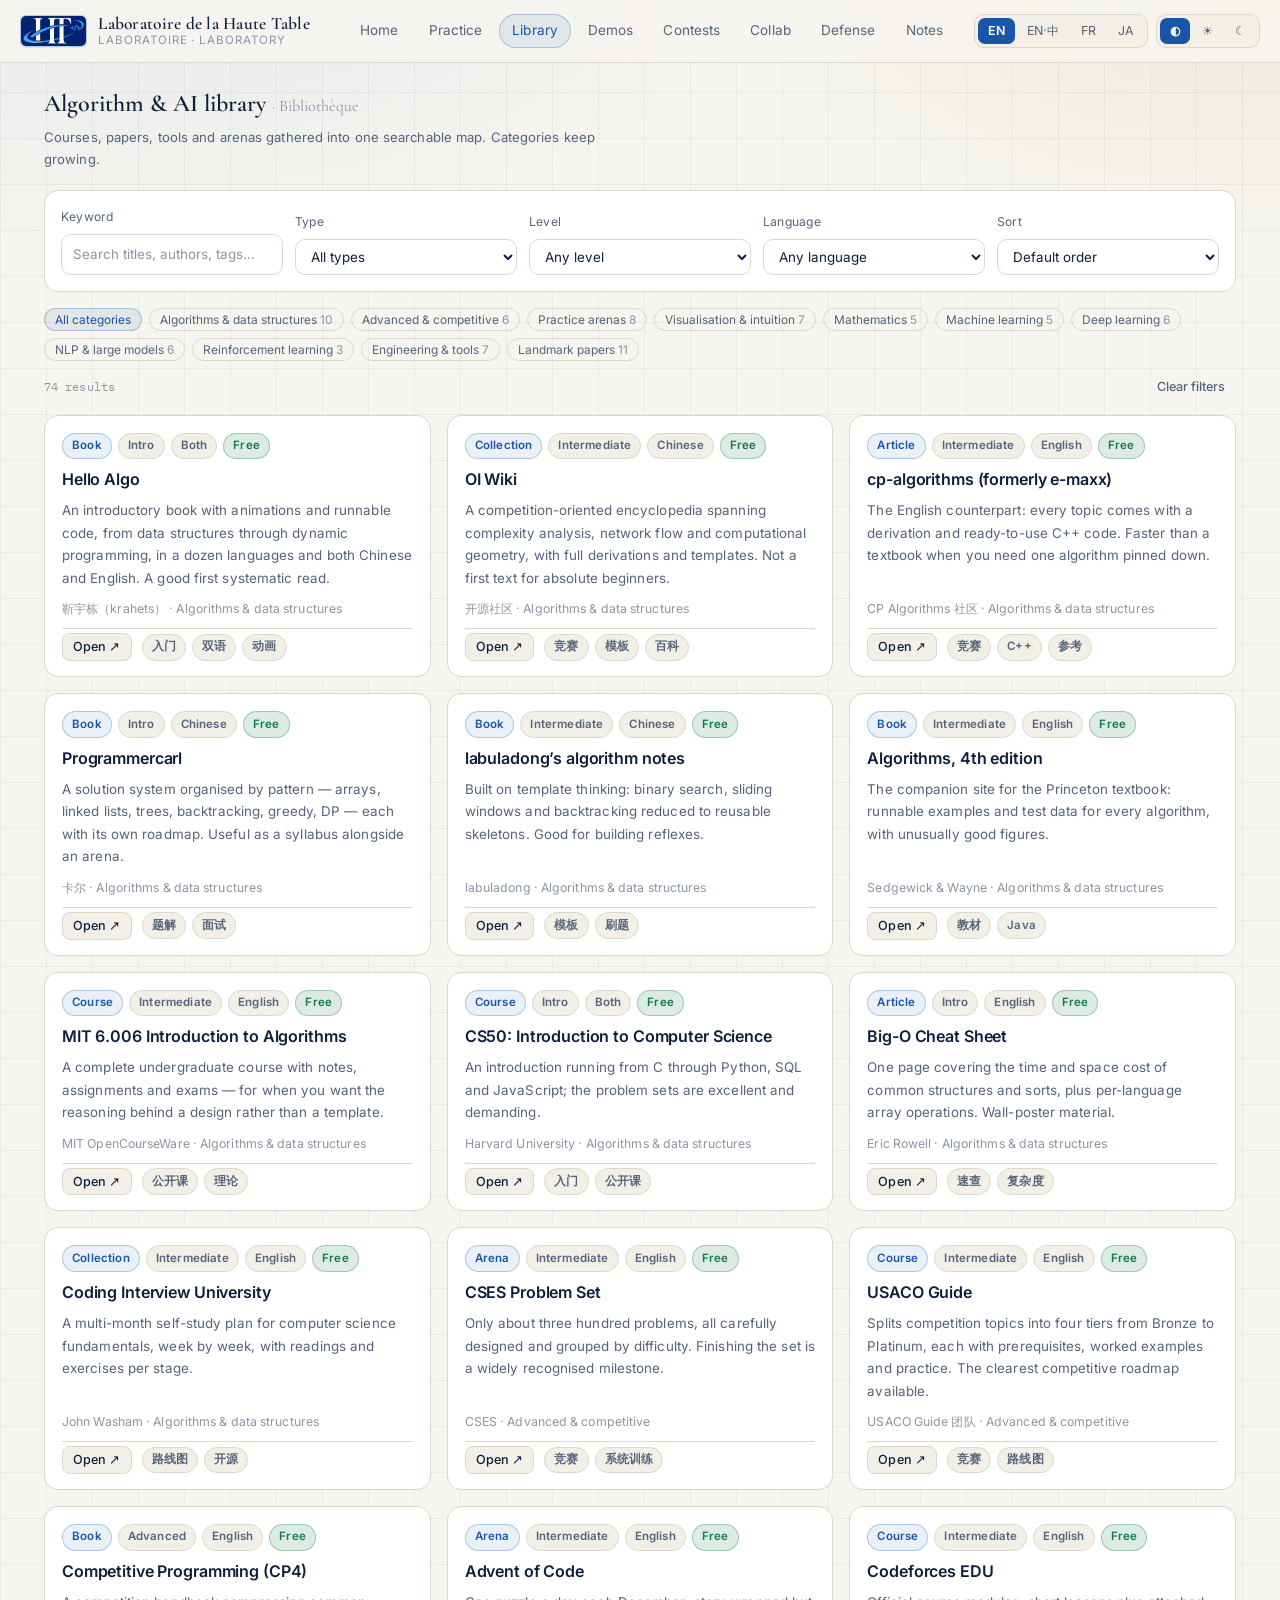
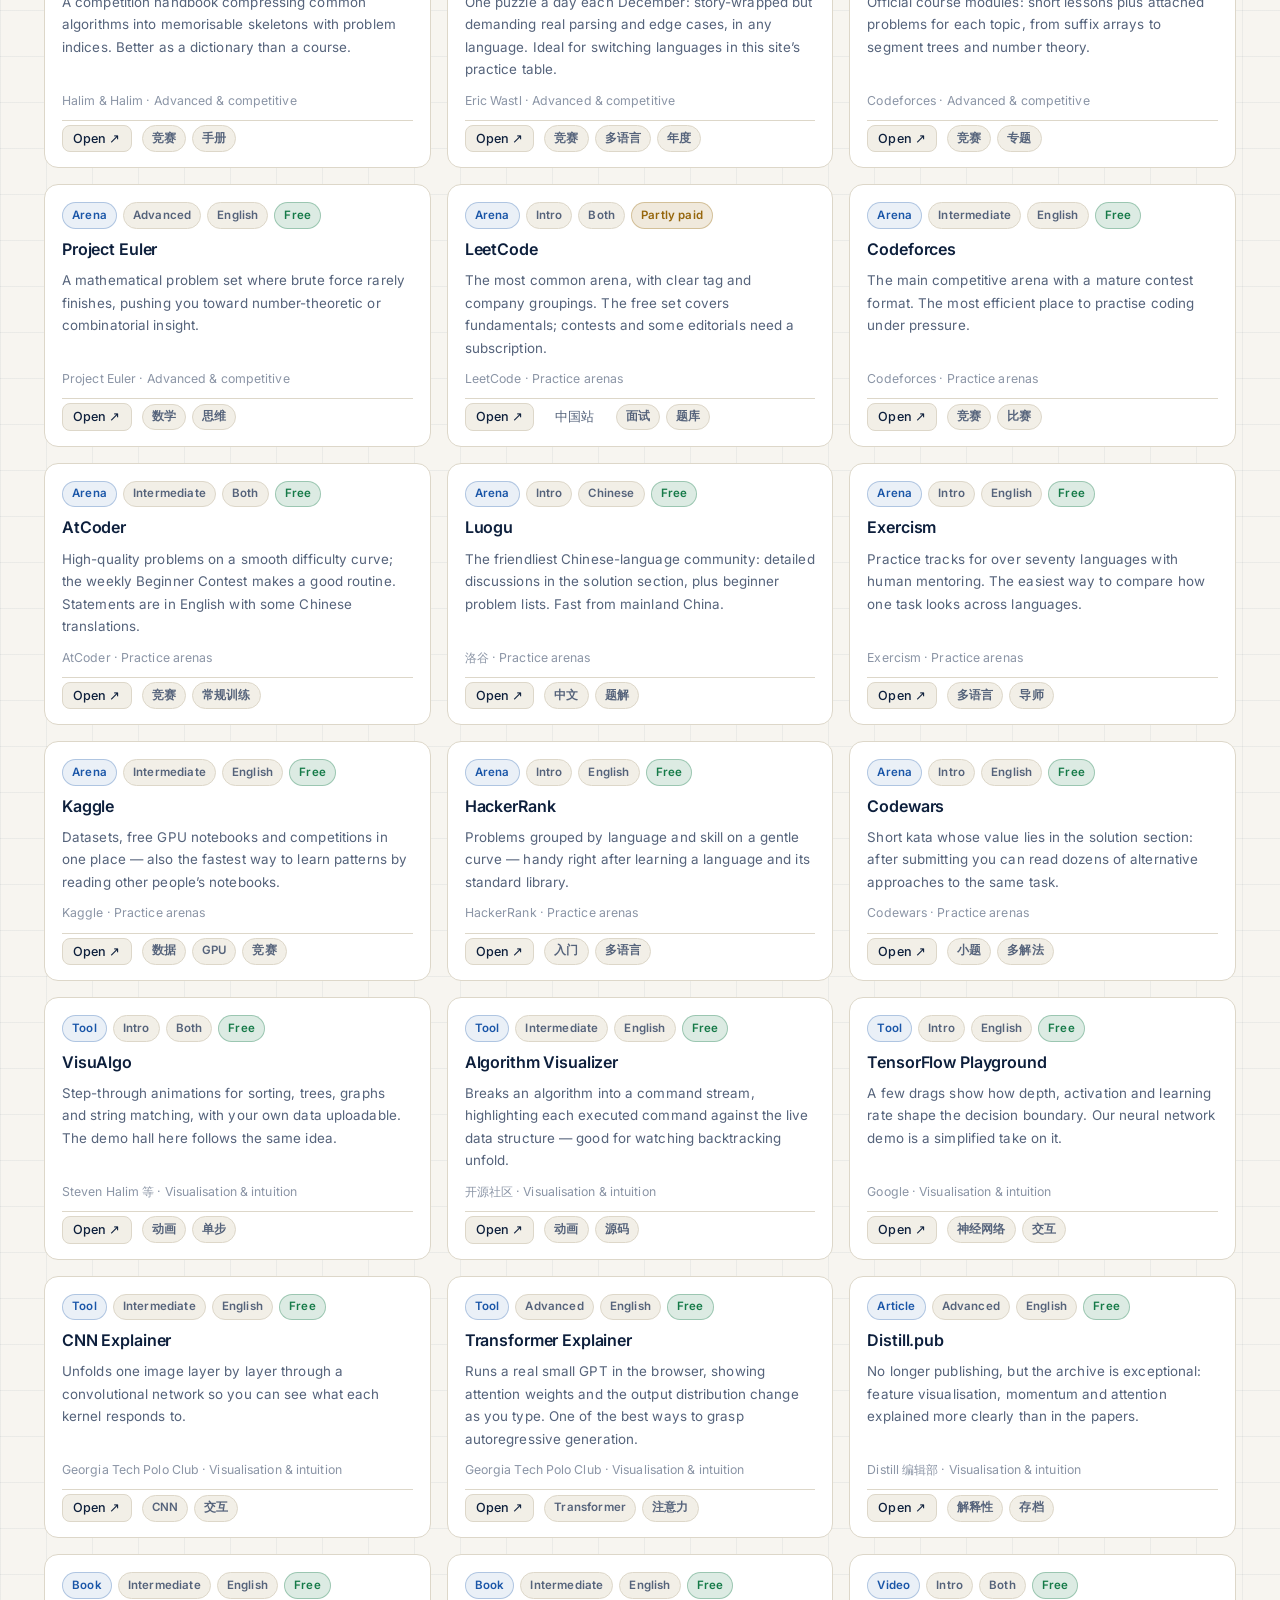
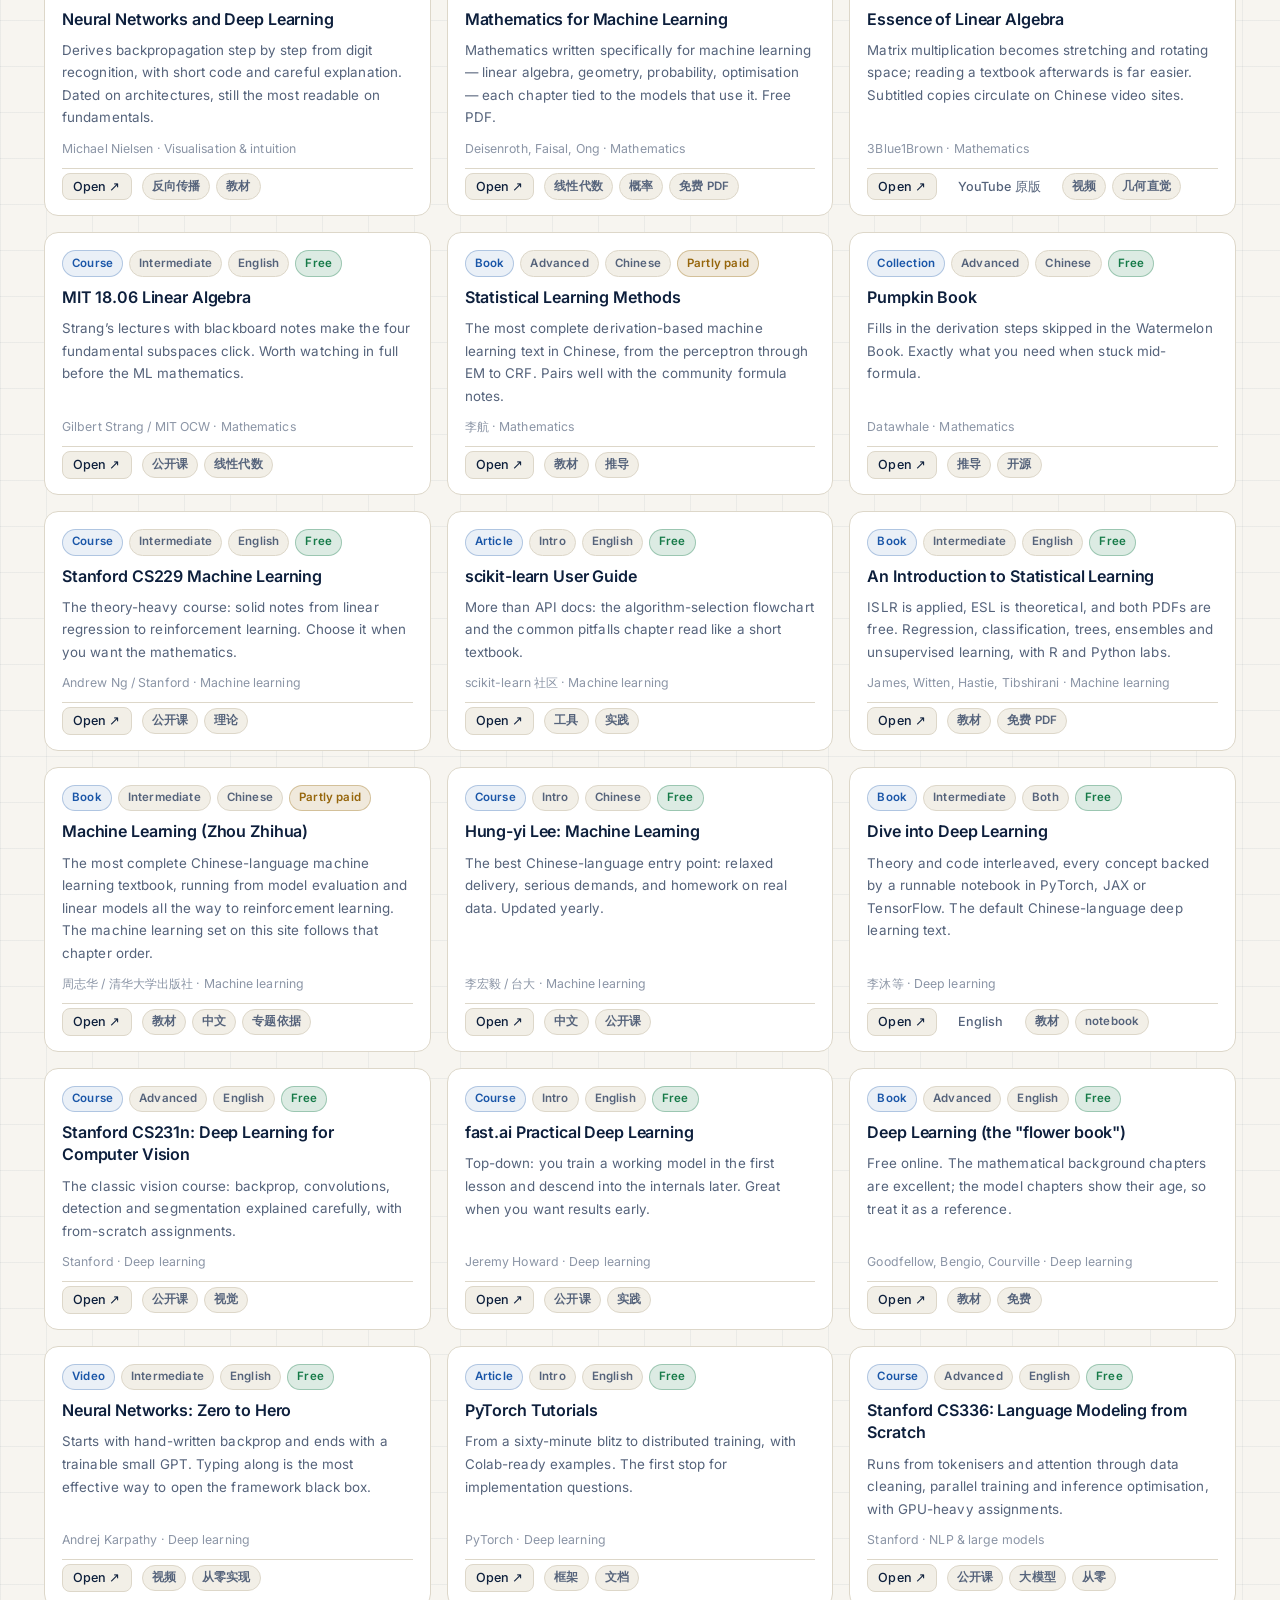
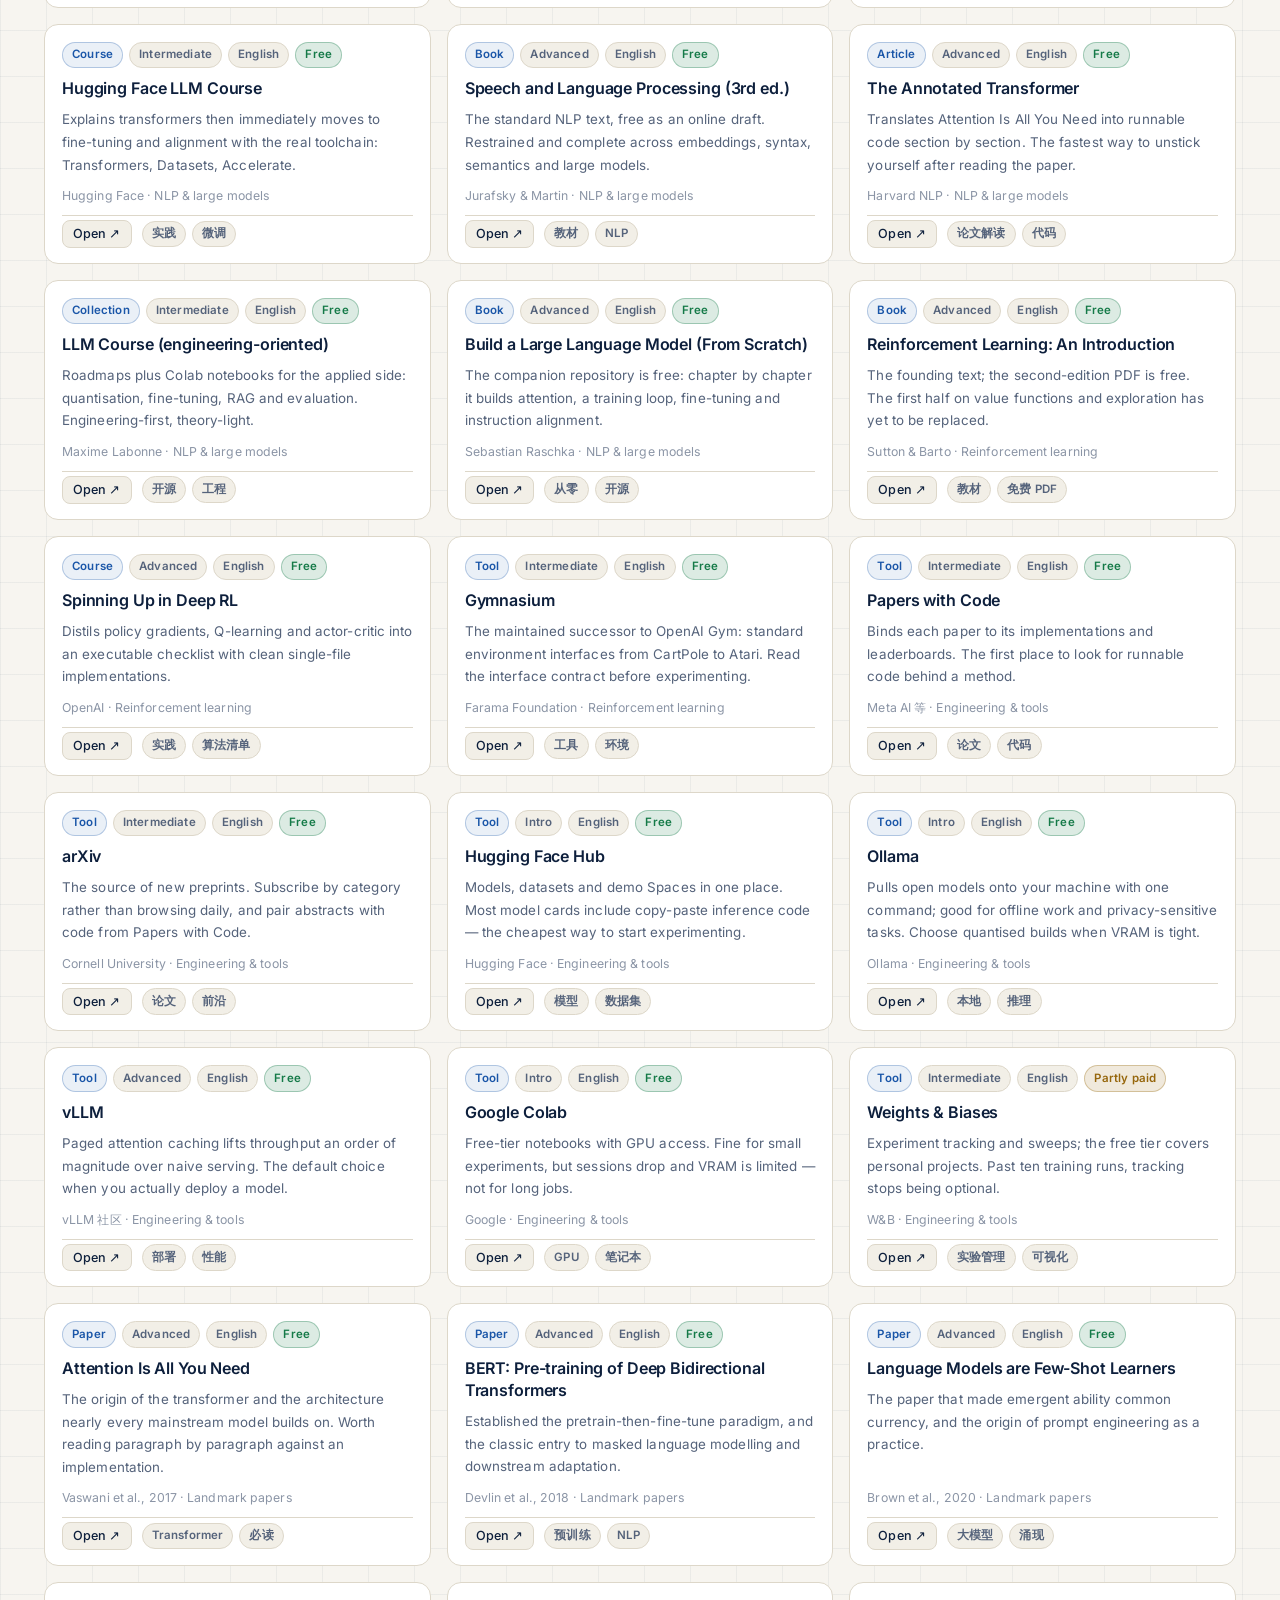
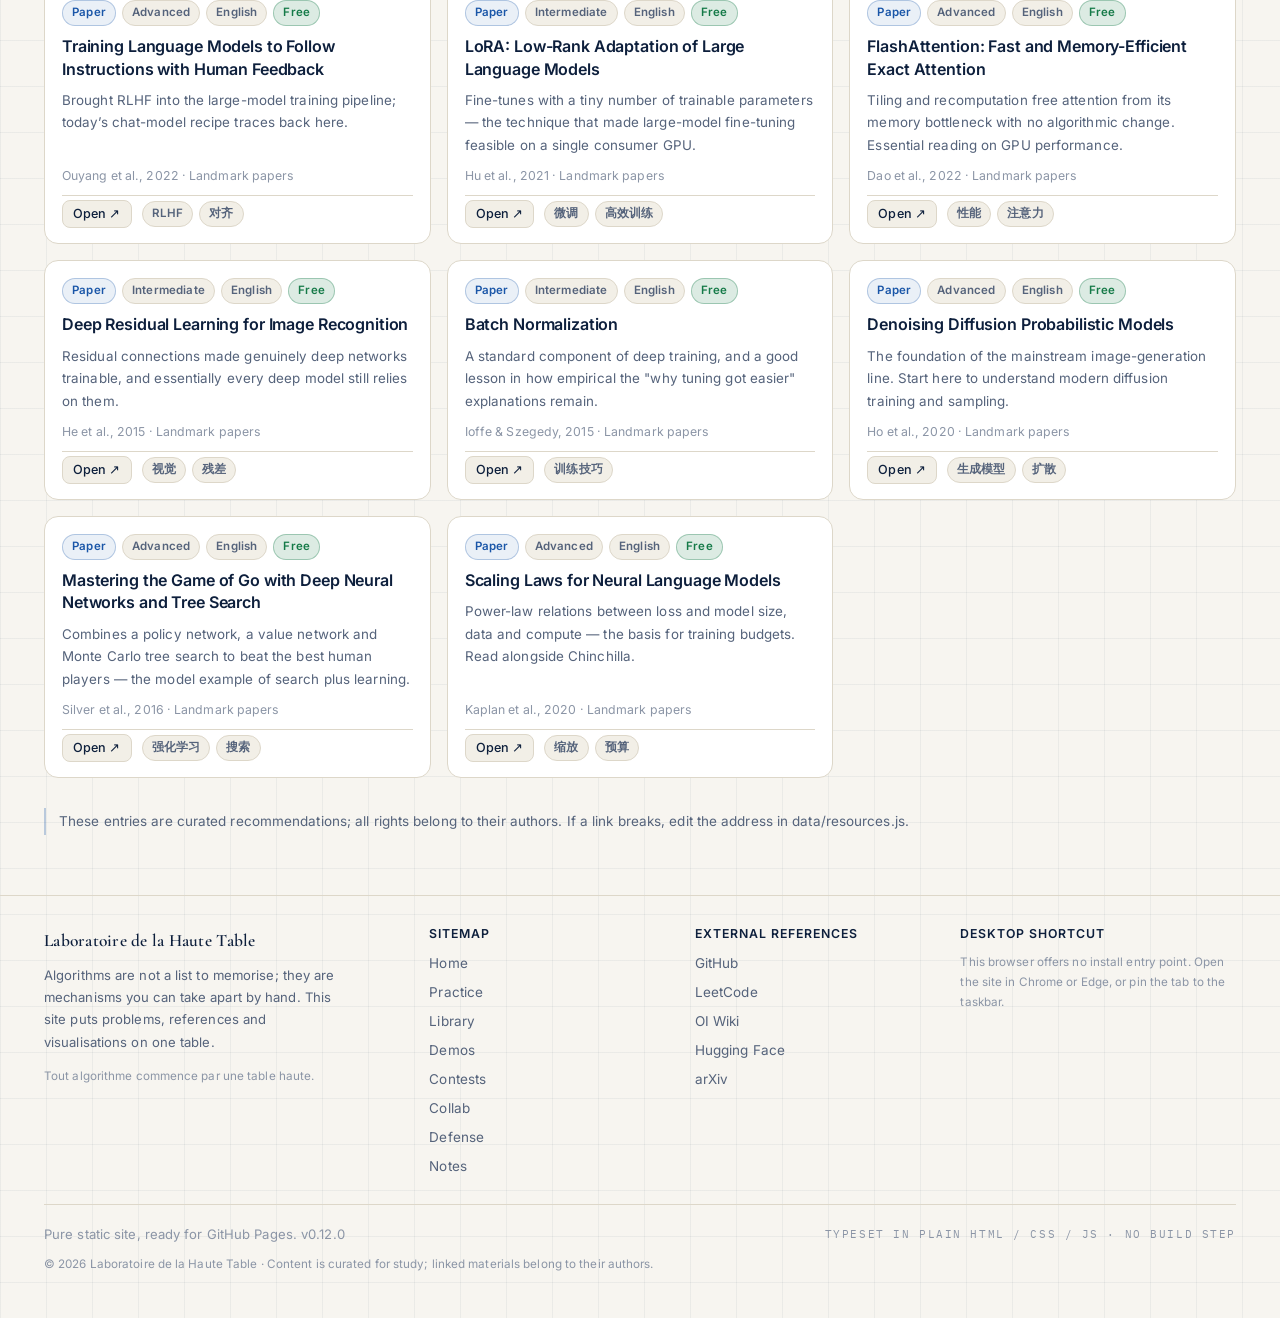
<file: resources.html>
<!DOCTYPE html>
<html lang="zh-CN" data-theme="dark">
<head>
<meta charset="utf-8">
<meta name="viewport" content="width=device-width, initial-scale=1">
<title>Bibliothèque · Laboratoire de la Haute Table</title>
<meta name="description" content="Laboratoire de la Haute Table 资料库：算法、机器学习、深度学习、大模型与经典论文的整理索引，支持搜索与分类筛选。">
<link rel="stylesheet" href="assets/css/base.css">
<link rel="stylesheet" href="assets/css/modules.css">
<link rel="icon" href="assets/img/favicon.ico" sizes="any">
<link rel="icon" type="image/png" sizes="32x32" href="assets/img/favicon-32.png">
<link rel="icon" type="image/png" sizes="192x192" href="assets/img/mark-192.png">
<link rel="apple-touch-icon" sizes="180x180" href="assets/img/apple-touch-icon.png">
<link rel="manifest" href="manifest.json">
<meta name="theme-color" content="#04122b" media="(prefers-color-scheme: dark)">
<meta name="theme-color" content="#f7f5f0" media="(prefers-color-scheme: light)">
<meta name="apple-mobile-web-app-title" content="Haute Table">
<meta property="og:type" content="website">
<meta property="og:title" content="资料库 · Laboratoire de la Haute Table">
<meta property="og:image" content="assets/img/og-cover.png">
</head>
<body>

<a class="skip-link" href="#main">跳到主要内容</a>

<header class="site-header">
  <div class="wrap header-inner">
    <a class="brand" href="index.html">
      <img class="brand-mark" src="assets/img/mark-wide.png" alt="" width="70" height="32">
      <span class="brand-name">
        <span class="brand-fr">Laboratoire de la Haute Table</span>
        <span class="brand-sub" data-i18n="brand.sub">Laboratoire · 实验室</span>
      </span>
    </a>
    <nav class="nav" aria-label="主导航">
      <a href="index.html" data-i18n="nav.home">首页</a>
      <a href="practice.html" data-i18n="nav.practice">刷题台</a>
      <a href="resources.html" data-i18n="nav.resources">资料库</a>
      <a href="demos.html" data-i18n="nav.demos">演示室</a>
      <a href="contests.html" data-i18n="nav.contests">竞赛</a>
      <a href="collabs.html" data-i18n="nav.collab">合作</a>
      <a href="battle.html" data-i18n="nav.battle">攻防战</a>
      <a href="notes.html" data-i18n="nav.notes">笔记</a>
    </nav>
    <div class="header-tools" data-header-tools></div>
  </div>
</header>

<main id="main" class="wrap" style="padding-top:26px">

  <h1 style="margin:0 0 6px;font-size:1.5rem">
    <span data-i18n="res.title">算法与 AI 资料库</span>
    <span class="dim" style="font-family:var(--serif);font-size:1rem;font-weight:400"> · Bibliothèque</span>
  </h1>
  <p class="muted small" style="margin:0 0 20px;max-width:76ch" data-i18n="res.lede"></p>

  <div class="library-bar">
    <div class="field">
      <label for="res-search" data-i18n="res.searchLabel">关键词</label>
      <input type="search" id="res-search" autocomplete="off" data-i18n-placeholder="res.search">
    </div>
    <div class="field">
      <label for="res-type" data-i18n="res.type">类型</label>
      <select id="res-type"></select>
    </div>
    <div class="field">
      <label for="res-level" data-i18n="res.levelLabel">难度</label>
      <select id="res-level"></select>
    </div>
    <div class="field">
      <label for="res-lang" data-i18n="res.langLabel">语言</label>
      <select id="res-lang"></select>
    </div>
    <div class="field">
      <label for="res-sort" data-i18n="res.sortBy">排序</label>
      <select id="res-sort"></select>
    </div>
  </div>

  <div class="cat-strip" id="cat-strip" style="margin:16px 0 12px"></div>

  <div class="row row-between" style="margin-bottom:14px">
    <span class="lib-count" id="res-count"></span>
    <button type="button" class="btn btn-sm btn-ghost" id="res-clear" data-i18n="res.clearFilter">清空筛选</button>
  </div>

  <div class="res-grid" id="res-grid"></div>

  <p class="note" style="margin:30px 0 40px" data-i18n="res.disclaimer"></p>

</main>

<footer class="site-footer" id="site-footer"></footer>

<script src="data/resources.js"></script>
<script src="assets/js/i18n.js"></script>
<script src="assets/js/site.js"></script>
<script src="assets/js/resources.js"></script>
</body>
</html>
</file>
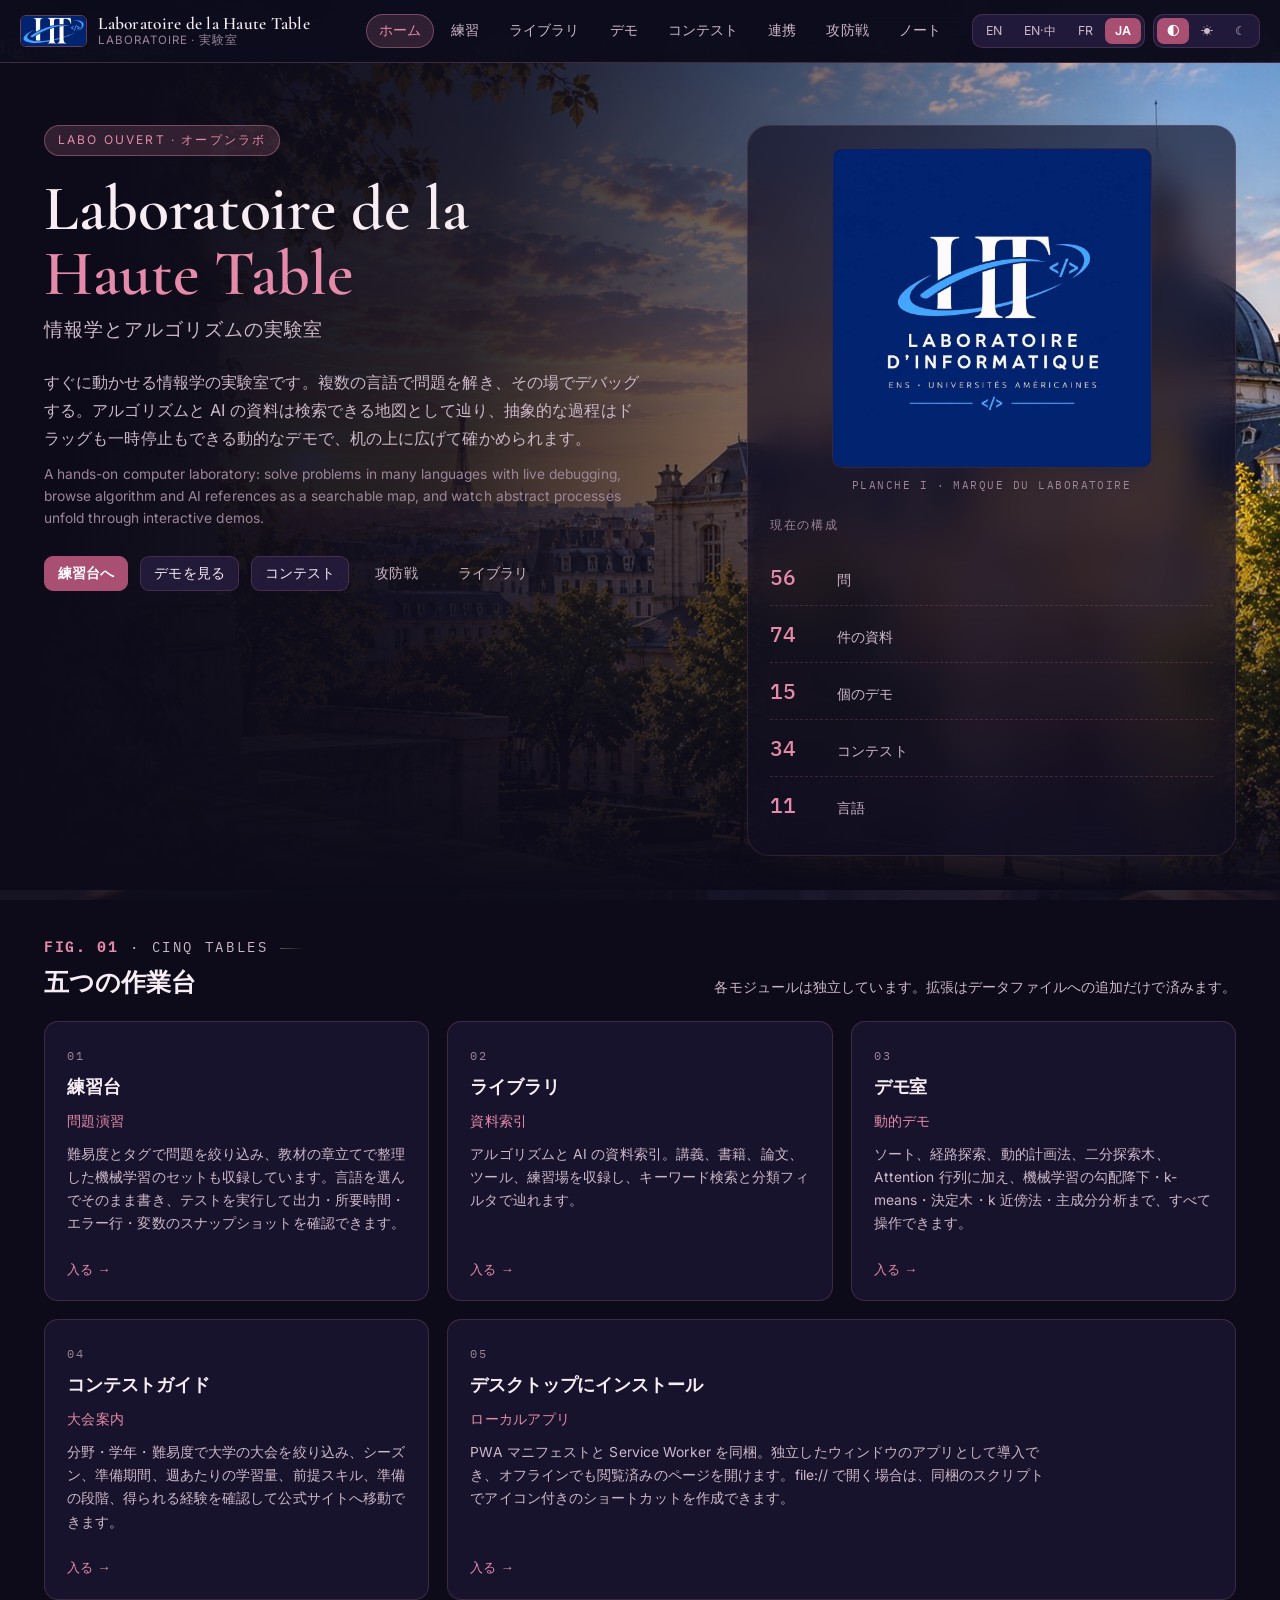
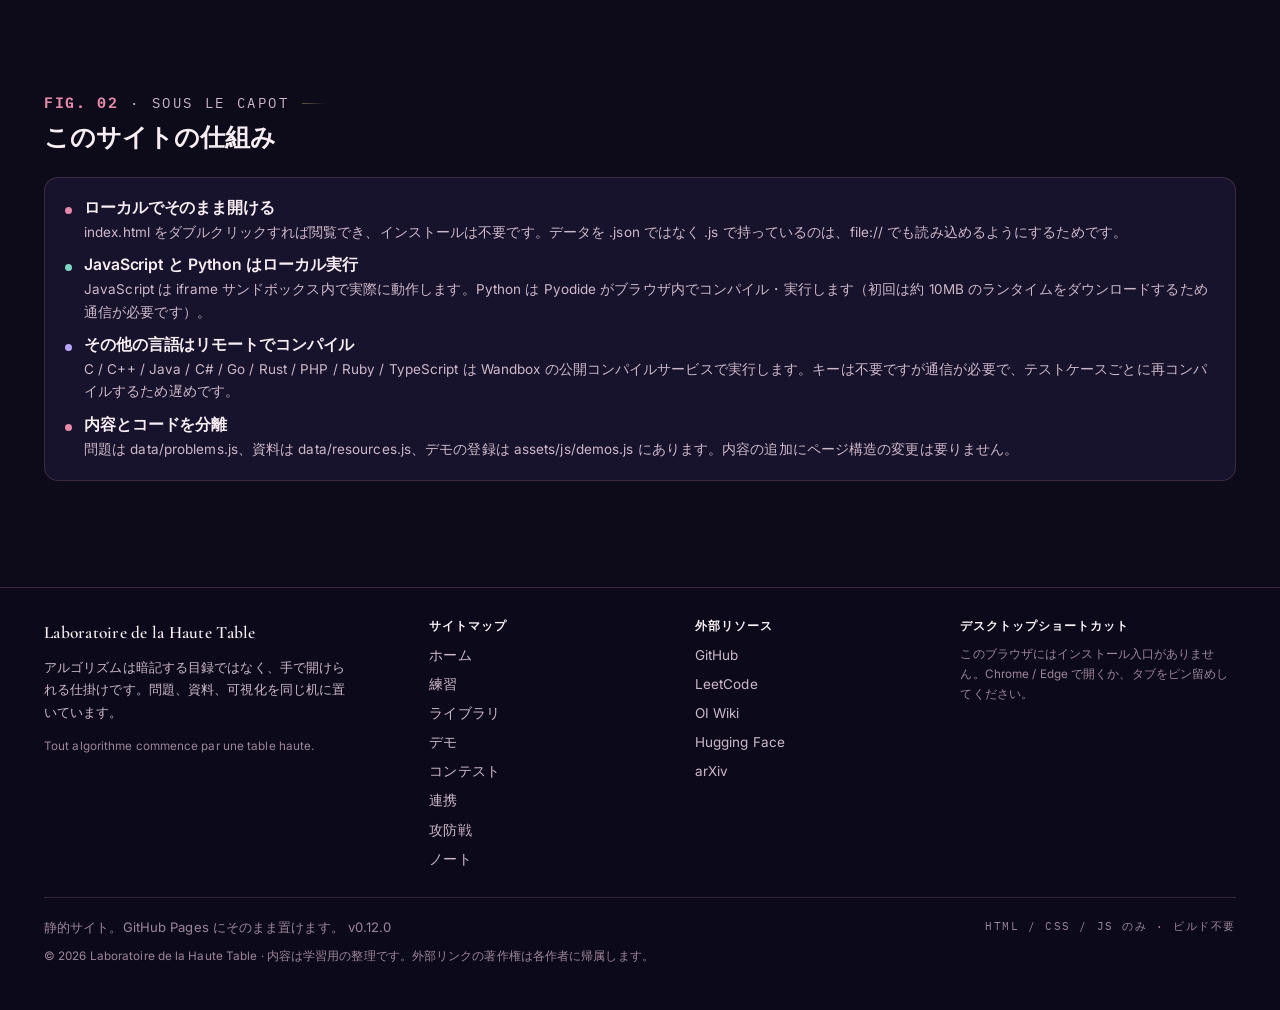
<file: tools/lang-probe.html>
<!doctype html>
<html lang="en">
<head>
  <meta charset="utf-8">
  <meta name="viewport" content="width=device-width, initial-scale=1">
  <title>Language probe · Haute Table</title>
  <style>
    body { margin: 0; min-height: 100vh; display: grid; place-items: center;
      background: #151318; color: #efe9dd; font: 15px/1.6 "Noto Serif SC", Georgia, serif; }
    p { opacity: .7; }
  </style>
</head>
<body>
  <p id="msg">Switching language…</p>
  <script>
    /* 开发用：先写入语言偏好，再跳到目标页。
       例：tools/lang-probe.html?lang=ja&page=contests */
    (function () {
      var q = new URLSearchParams(window.location.search);
      var lang = (q.get('lang') || 'ja').toLowerCase();
      var page = (q.get('page') || 'index').replace(/[^a-z0-9-]/gi, '');
      var allow = { en: 1, both: 1, fr: 1, ja: 1, zh: 1 };
      if (!allow[lang]) lang = 'ja';
      try { window.localStorage.setItem('lht.lang', lang); } catch (e) { /* 忽略 */ }
      window.location.replace('../' + page + '.html');
    })();
  </script>
</body>
</html>
</file>
<file: assets/css/base.css>
/* ============================================================
   Laboratoire de la Haute Table · 高桌实验室
   base.css — 设计令牌、排版、布局骨架、通用组件
   ============================================================ */

/* ---------- 自托管字体 ----------
   字体文件都在 assets/fonts/ 里，不依赖 Google Fonts 或任何 CDN：
   中文字形仍然交给系统字体（思源黑体 / 苹方 / 微软雅黑），
   这里只带拉丁字形，单个文件 14–24KB。
   授权为 SIL Open Font License，见 assets/fonts/LICENSE-OFL.txt。 */

@font-face {
  font-family: "Inter";
  font-style: normal;
  font-weight: 400;
  font-display: swap;
  src: url("../fonts/inter-latin-400-normal.woff2") format("woff2");
}
@font-face {
  font-family: "Inter";
  font-style: normal;
  font-weight: 500;
  font-display: swap;
  src: url("../fonts/inter-latin-500-normal.woff2") format("woff2");
}
@font-face {
  font-family: "Inter";
  font-style: normal;
  font-weight: 600;
  font-display: swap;
  src: url("../fonts/inter-latin-600-normal.woff2") format("woff2");
}

@font-face {
  font-family: "Cormorant Garamond";
  font-style: normal;
  font-weight: 400;
  font-display: swap;
  src: url("../fonts/cormorant-garamond-latin-400-normal.woff2") format("woff2");
}
@font-face {
  font-family: "Cormorant Garamond";
  font-style: normal;
  font-weight: 600;
  font-display: swap;
  src: url("../fonts/cormorant-garamond-latin-600-normal.woff2") format("woff2");
}
@font-face {
  font-family: "Cormorant Garamond";
  font-style: normal;
  font-weight: 700;
  font-display: swap;
  src: url("../fonts/cormorant-garamond-latin-700-normal.woff2") format("woff2");
}
@font-face {
  font-family: "Cormorant Garamond";
  font-style: italic;
  font-weight: 400;
  font-display: swap;
  src: url("../fonts/cormorant-garamond-latin-400-italic.woff2") format("woff2");
}

@font-face {
  font-family: "IBM Plex Mono";
  font-style: normal;
  font-weight: 400;
  font-display: swap;
  src: url("../fonts/ibm-plex-mono-latin-400-normal.woff2") format("woff2");
}
@font-face {
  font-family: "IBM Plex Mono";
  font-style: normal;
  font-weight: 500;
  font-display: swap;
  src: url("../fonts/ibm-plex-mono-latin-500-normal.woff2") format("woff2");
}

:root {
  color-scheme: dark;

  /* 深色主题：实验室靛蓝。取色自徽标底色 #022370 与轨道蓝 #40a8fe */
  --bg:              #04122b;
  --bg-elev:         #061a38;
  --surface:         #0a2244;
  --surface-2:       #0e2a52;
  --surface-3:       #143460;
  --border:          #1b3a63;
  --border-strong:   #2d5c95;
  --fg:              #eaf1fb;
  --fg-muted:        #9ab3d4;
  --fg-dim:          #6b87ab;

  --accent:          #40a8fe;   /* azur · 轨道蓝 */
  --accent-soft:     rgba(64, 168, 254, 0.14);
  --accent-line:     rgba(64, 168, 254, 0.34);
  /* 实心蓝底按钮：底色加深一档，白字对比度 6.3:1 */
  --accent-strong:   #1a5fb4;
  --accent-on:       #ffffff;
  --gold:            #c9a856;   /* or · 只在分隔线与编号上点缀 */
  --gold-soft:       rgba(201, 168, 86, 0.13);
  --gold-line:       rgba(201, 168, 86, 0.42);
  --grid:            rgba(64, 168, 254, 0.055);

  /* 以下四个是数据色，只在图表、演示与状态里使用 */
  --teal:            #35c4bb;
  --teal-soft:       rgba(53, 196, 187, 0.14);
  --violet:          #9a8ff0;
  --violet-soft:     rgba(154, 143, 240, 0.15);
  --danger:          #f2708c;
  --danger-soft:     rgba(242, 112, 140, 0.13);
  --ok:              #4ecf8a;
  --warn:            #e3b455;

  --shadow-1: 0 1px 2px rgba(0, 0, 0, 0.4);
  --shadow-2: 0 10px 30px -12px rgba(0, 0, 0, 0.75);
  --radius:   14px;
  --radius-sm: 9px;
  --radius-lg: 22px;

  --sans: "Inter", -apple-system, BlinkMacSystemFont, "Segoe UI", "PingFang SC",
          "Hiragino Sans GB", "Microsoft YaHei", "Source Han Sans SC",
          "Noto Sans CJK SC", Roboto, Helvetica, Arial, sans-serif;
  --mono: "IBM Plex Mono", "JetBrains Mono", "Cascadia Code", "SF Mono", Menlo,
          Consolas, "Liberation Mono", "Courier New", monospace;
  /* 展示体：拉丁字形用自托管的 Cormorant Garamond，
     中文回落到系统的宋体类字体，保持"铅字感" */
  --serif: "Cormorant Garamond", "EB Garamond", Georgia, "Times New Roman",
           "Songti SC", "Source Han Serif SC", "Noto Serif SC",
           "SimSun", "STSong", serif;
  /* 中文标题：优先系统里的宋体系；没有就退回黑体 */
  --serif-cjk: "Songti SC", "Source Han Serif SC", "Noto Serif CJK SC",
               "SimSun", "STSong", "Microsoft YaHei", serif;

  --maxw: 1240px;
  --gut: 24px;
}

[data-theme="light"] {
  color-scheme: light;

  /* 浅色主题：档案纸，纸面偏暖，墨色偏靛 */
  --bg:              #f7f5f0;
  --bg-elev:         #fffefb;
  --surface:         #ffffff;
  --surface-2:       #f2efe7;
  --surface-3:       #e8e4d9;
  --border:          #ddd7c9;
  --border-strong:   #c1b7a1;
  --fg:              #0d1f3c;
  --fg-muted:        #55637b;
  --fg-dim:          #8b95a6;

  --accent:          #1a56a8;
  --accent-soft:     rgba(26, 86, 168, 0.09);
  --accent-line:     rgba(26, 86, 168, 0.28);
  --accent-strong:   #1a56a8;
  --accent-on:       #ffffff;
  --gold:            #8f6f22;
  --gold-soft:       rgba(143, 111, 34, 0.09);
  --gold-line:       rgba(143, 111, 34, 0.34);
  --grid:            rgba(13, 31, 60, 0.05);

  --teal:            #0d8a80;
  --teal-soft:       rgba(13, 138, 128, 0.10);
  --violet:          #5647c9;
  --violet-soft:     rgba(86, 71, 201, 0.10);
  --danger:          #c2304c;
  --danger-soft:     rgba(194, 48, 76, 0.09);
  --ok:              #157a48;
  --warn:            #96660c;

  --shadow-1: 0 1px 2px rgba(60, 50, 35, 0.08);
  --shadow-2: 0 14px 34px -18px rgba(60, 50, 35, 0.34);
}

* { box-sizing: border-box; }

html { scroll-behavior: smooth; }
/* 锚点跳转时给吸顶导航留出空间，标题不会被盖住 */
[id] { scroll-margin-top: 84px; }

body {
  margin: 0;
  background-color: var(--bg);
  background-image:
    linear-gradient(var(--grid) 1px, transparent 1px),
    linear-gradient(90deg, var(--grid) 1px, transparent 1px),
    radial-gradient(1100px 560px at 10% -10%, var(--accent-soft), transparent 62%),
    radial-gradient(880px 460px at 98% -2%, var(--gold-soft), transparent 58%);
  background-size: 46px 46px, 46px 46px, 100% 100%, 100% 100%;
  background-repeat: repeat, repeat, no-repeat, no-repeat;
  background-attachment: scroll, scroll, fixed, fixed;
  color: var(--fg);
  font-family: var(--sans);
  font-size: 16px;
  line-height: 1.71;
  letter-spacing: 0.006em;          /* 中西文混排时留一点气口 */
  font-feature-settings: "kern" 1, "liga" 1, "calt" 1;
  -webkit-font-smoothing: antialiased;
  text-rendering: optimizeLegibility;
}

a { color: var(--accent); text-decoration: none; }
a:hover { text-decoration: underline; }

/* 标题走衬线：拉丁用 Cormorant Garamond，中文回落到系统宋体，
   混排时读起来更像印刷品而不是界面 */
h1, h2 { font-family: var(--serif); font-weight: 600; letter-spacing: 0; }
h3, h4 { font-family: var(--sans); }
h1, h2, h3, h4 { line-height: 1.28; margin: 0 0 .5em; }
/* 说明：h1/h2 走衬线（拉丁 Cormorant Garamond + 中文系统宋体）。
   中文宋体在 Windows 上没有真粗体，浏览器会做合成加粗，所以字号给得比黑体方案大一点才有分量。
   想换成无衬线中文标题，把下面两行的 font-family 改成 var(--sans) 即可。 */
h1 { font-size: 2.2rem; }
h2 { font-size: 1.58rem; }
h3 { font-size: 1.1rem; font-weight: 600; letter-spacing: -0.008em; }
h4 { font-size: .95rem; font-weight: 600; letter-spacing: -0.006em; }
p  { margin: 0 0 1em; }

code, pre, kbd { font-family: var(--mono); font-size: .88em; }
code {
  background: var(--surface-2);
  border: 1px solid var(--border);
  border-radius: 5px;
  padding: .1em .38em;
}
pre {
  background: var(--surface-2);
  border: 1px solid var(--border);
  border-radius: var(--radius-sm);
  padding: 12px 14px;
  overflow: auto;
  margin: 0 0 1em;
}
pre code { background: none; border: 0; padding: 0; }

hr { border: 0; border-top: 1px solid var(--border); margin: 28px 0; }

::selection { background: var(--accent-line); color: var(--fg); }

:focus-visible {
  outline: 2px solid var(--accent);
  outline-offset: 2px;
  border-radius: 4px;
}

/* ---------- 布局 ---------- */

.wrap { width: 100%; max-width: var(--maxw); margin: 0 auto; padding: 0 var(--gut); }
.wrap-narrow { max-width: 880px; }

/* 只设垂直间距：水平内边距交给 .wrap，两个类同时用时才不会互相覆盖 */
.section { padding-block: 46px; }
.section-tight { padding-block: 26px; }

.stack > * + * { margin-top: 16px; }
.row { display: flex; gap: 12px; align-items: center; flex-wrap: wrap; }
.row-between { justify-content: space-between; }
.row-tight { gap: 8px; }
.spacer { flex: 1 1 auto; }
.grid { display: grid; gap: 16px; }

.skip-link {
  position: absolute; left: -9999px; top: 0; z-index: 100;
  background: var(--accent); color: #10151c; padding: 10px 16px; border-radius: 0 0 8px 0;
}
.skip-link:focus { left: 0; }

/* ---------- 页头 ---------- */

.site-header {
  position: sticky; top: 0; z-index: 40;
  background: color-mix(in srgb, var(--bg) 86%, transparent);
  backdrop-filter: blur(14px) saturate(140%);
  border-bottom: 1px solid var(--border);
}

.header-inner {
  display: flex; align-items: center; gap: 18px;
  min-height: 62px; padding: 8px 0;
}

.brand { display: flex; align-items: center; gap: 11px; color: inherit; text-decoration: none; }
.brand:hover { text-decoration: none; }

.brand-mark {
  display: block; flex: none;
  height: 32px; width: auto;
  border-radius: 6px;
  border: 1px solid var(--accent-line);
  box-shadow: var(--shadow-1);
}

.brand-name { display: flex; flex-direction: column; line-height: 1.15; }
.brand-fr {
  font-family: var(--serif);
  font-size: 17.4px; font-weight: 600; letter-spacing: .015em;
  color: var(--fg);
}
.brand-sub { font-size: 11.5px; color: var(--fg-dim); letter-spacing: .08em; text-transform: uppercase; }

.nav { display: flex; gap: 4px; margin-left: auto; flex-wrap: wrap; }
.nav a {
  color: var(--fg-muted); padding: 6px 12px; border-radius: 999px;
  font-size: 13.6px; line-height: 1.4; text-decoration: none; border: 1px solid transparent;
  transition: color .16s, background .16s, border-color .16s;
  white-space: nowrap;
}
.nav a:hover { color: var(--fg); background: var(--surface-2); text-decoration: none; }
.nav a[aria-current="page"] {
  color: var(--accent); background: var(--accent-soft); border-color: var(--accent-line);
}

.header-tools { display: flex; gap: 8px; align-items: center; }

.nav-toggle { display: none; }

/* ---------- 控件 ---------- */

.btn {
  display: inline-flex; align-items: center; justify-content: center; gap: 7px;
  font: inherit; font-size: 13.5px; font-weight: 500;
  line-height: 1.45;                 /* 按钮不跟随正文行高，否则会显得很厚 */
  padding: 7px 13px; border-radius: 9px;
  background: var(--surface-2); color: var(--fg);
  border: 1px solid var(--border);
  cursor: pointer;
  transition: background .16s, border-color .16s, color .16s, transform .1s;
  white-space: nowrap;
}
.btn:hover { background: var(--surface-3); border-color: var(--border-strong); }
.btn:active { transform: translateY(1px); }
.btn[disabled] { opacity: .5; cursor: not-allowed; transform: none; }

.btn-primary {
  background: var(--accent-strong); border-color: var(--accent-strong); color: var(--accent-on);
  font-weight: 600;
}
.btn-primary:hover {
  background: color-mix(in srgb, var(--accent-strong) 86%, black);
  border-color: color-mix(in srgb, var(--accent-strong) 86%, black);
}

.btn-ghost { background: transparent; border-color: transparent; color: var(--fg-muted); }
.btn-ghost:hover { background: var(--surface-2); color: var(--fg); }

.btn-sm { padding: 4px 10px; font-size: 12.6px; border-radius: 8px; line-height: 1.4; }
.btn-icon { padding: 5px 9px; }
.btn-danger { color: var(--danger); border-color: color-mix(in srgb, var(--danger) 34%, transparent); }
.btn-danger:hover { background: var(--danger-soft); }

.seg { display: inline-flex; background: var(--surface-2); border: 1px solid var(--border); border-radius: 10px; padding: 3px; gap: 2px; }
.seg button {
  font: inherit; font-size: 12.4px; line-height: 1.4; padding: 4px 10px; border-radius: 7px;
  background: transparent; border: 0; color: var(--fg-muted); cursor: pointer;
  transition: background .16s, color .16s;
}
.seg button:hover { color: var(--fg); }
.seg button[aria-pressed="true"] { background: var(--accent-strong); color: var(--accent-on); font-weight: 600; }

.field { display: flex; flex-direction: column; gap: 6px; }
.field > label, .label { font-size: 12.1px; color: var(--fg-muted); letter-spacing: .02em; }

input[type="text"], input[type="search"], input[type="number"], select, textarea {
  font: inherit; font-size: 13.4px;
  background: var(--surface); color: var(--fg);
  border: 1px solid var(--border); border-radius: 10px;
  padding: 8px 11px;
  width: 100%;
}
input::placeholder, textarea::placeholder { color: var(--fg-dim); }
select { cursor: pointer; }

.switch { display: inline-flex; align-items: center; gap: 8px; font-size: 13.5px; color: var(--fg-muted); cursor: pointer; }
.switch input { width: auto; accent-color: var(--accent); }

input[type="range"] { width: 100%; accent-color: var(--accent); }

/* ---------- 卡片与徽标 ---------- */

.card {
  background: var(--surface);
  border: 1px solid var(--border);
  border-radius: var(--radius);
  padding: 20px;
}
.card-flat { background: var(--bg-elev); }
.card-pad-sm { padding: 15px; }
.card-hover { transition: border-color .18s, transform .18s, box-shadow .18s; }
.card-hover:hover { border-color: var(--border-strong); transform: translateY(-2px); box-shadow: var(--shadow-2); }

.card-title { margin: 0 0 6px; font-size: 1.06rem; }

.badge {
  display: inline-flex; align-items: center; gap: 5px;
  font-size: 11.5px; font-weight: 600; letter-spacing: .015em;
  padding: 2.5px 9px; border-radius: 999px;
  background: var(--surface-2); color: var(--fg-muted);
  border: 1px solid var(--border);
}
.badge-accent { background: var(--accent-soft); color: var(--accent); border-color: var(--accent-line); }
.badge-teal   { background: var(--teal-soft);   color: var(--teal);   border-color: color-mix(in srgb, var(--teal) 32%, transparent); }
.badge-violet { background: var(--violet-soft); color: var(--violet); border-color: color-mix(in srgb, var(--violet) 32%, transparent); }
.badge-ok     { background: color-mix(in srgb, var(--ok) 15%, transparent); color: var(--ok); border-color: color-mix(in srgb, var(--ok) 32%, transparent); }
.badge-danger { background: var(--danger-soft); color: var(--danger); border-color: color-mix(in srgb, var(--danger) 32%, transparent); }
.badge-warn   { background: color-mix(in srgb, var(--warn) 14%, transparent); color: var(--warn); border-color: color-mix(in srgb, var(--warn) 32%, transparent); }
.badge-gold   { background: var(--gold-soft); color: var(--gold); border-color: var(--gold-line); }

.tag-row { display: flex; flex-wrap: wrap; gap: 6px; }

.chip {
  font-size: 11.9px; padding: 3px 10px; border-radius: 999px;
  border: 1px solid var(--border); background: transparent; color: var(--fg-muted);
  cursor: pointer; font-family: inherit;
  transition: background .15s, color .15s, border-color .15s;
}
.chip:hover { color: var(--fg); border-color: var(--border-strong); }
.chip[aria-pressed="true"] { background: var(--accent-soft); color: var(--accent); border-color: var(--accent-line); }

.kbd {
  font-family: var(--mono); font-size: 11.5px;
  border: 1px solid var(--border-strong); border-bottom-width: 2px;
  border-radius: 5px; padding: 1px 5px; background: var(--surface-2); color: var(--fg-muted);
}

.muted { color: var(--fg-muted); }
.dim { color: var(--fg-dim); }
.mono { font-family: var(--mono); }
.small { font-size: 13.1px; }
.tiny { font-size: 11.7px; }
.center { text-align: center; }
.nowrap { white-space: nowrap; }

.lang-alt { color: var(--fg-muted); font-size: .93em; }
.lang-alt::before { content: " / "; color: var(--fg-dim); }

.hint { color: var(--fg-muted); font-size: 13.5px; }

.note {
  border-left: 2px solid var(--accent-line);
  padding: 2px 0 2px 13px;
  color: var(--fg-muted); font-size: 13.5px;
}

/* ---------- 图注与分隔线（论文式标注） ---------- */

.fig {
  display: flex; align-items: center; gap: 12px;
  font-family: var(--mono); font-size: 11.2px; letter-spacing: .19em;
  text-transform: uppercase; color: var(--fg-dim);
  margin: 0 0 10px;
}
.fig b { color: var(--accent); font-weight: 600; }
.fig::after {
  content: ''; flex: 1 1 auto; min-width: 24px; height: 1px;
  background: linear-gradient(90deg, var(--gold-line), transparent);
}
.fig-plain::after { display: none; }

.plate { margin: 0; }
.plate img {
  display: block; width: 100%; height: auto;
  border: 1px solid var(--border); border-radius: 10px;
  background: var(--bg-elev);
}
.plate figcaption {
  margin-top: 9px; text-align: center;
  font-family: var(--mono); font-size: 10.5px; letter-spacing: .14em;
  text-transform: uppercase; color: var(--fg-dim);
}

.hairline {
  height: 1px; border: 0; margin: 0;
  background: linear-gradient(90deg, var(--gold-line), var(--accent-line) 38%, transparent);
}

.colophon {
  font-family: var(--mono); font-size: 11.2px; letter-spacing: .14em;
  text-transform: uppercase; color: var(--fg-dim);
}

/* ---------- 页脚 ---------- */

.site-footer {
  margin-top: 60px;
  border-top: 1px solid var(--border);
  padding: 30px 0 44px;
  color: var(--fg-muted); font-size: 13.5px;
}
.footer-grid { display: grid; grid-template-columns: 1.5fr 1fr 1fr 1.15fr; gap: 26px; }
.footer-grid h4 { color: var(--fg); font-size: 12.3px; letter-spacing: .08em; text-transform: uppercase; margin-bottom: 10px; }
.footer-grid ul { list-style: none; margin: 0; padding: 0; display: flex; flex-direction: column; gap: 6px; }
.footer-grid a { color: var(--fg-muted); }
.footer-grid a:hover { color: var(--accent); }
.footer-bottom { margin-top: 26px; padding-top: 18px; border-top: 1px solid var(--border); }

/* ---------- 工具类 ---------- */

.visually-hidden {
  position: absolute; width: 1px; height: 1px; overflow: hidden;
  clip: rect(0 0 0 0); clip-path: inset(50%); white-space: nowrap;
}

.scroll-x { overflow-x: auto; }

.lht-toast {
  position: fixed; left: 50%; bottom: 26px; z-index: 60;
  transform: translate(-50%, 16px);
  background: var(--surface-3); color: var(--fg);
  border: 1px solid var(--border-strong);
  border-radius: 999px; padding: 9px 18px;
  font-size: 13.5px; box-shadow: var(--shadow-2);
  opacity: 0; pointer-events: none;
  transition: opacity .2s, transform .2s;
  max-width: min(88vw, 520px);
}
.lht-toast.is-visible { opacity: 1; transform: translate(-50%, 0); }
.lht-toast.is-ok { border-color: color-mix(in srgb, var(--ok) 40%, transparent); }
.lht-toast.is-err { border-color: color-mix(in srgb, var(--danger) 40%, transparent); color: var(--danger); }

@media (prefers-reduced-motion: reduce) {
  html { scroll-behavior: auto; }
  *, *::before, *::after { animation-duration: .01ms !important; transition-duration: .01ms !important; }
}

/* 触屏设备：把控件恢复成好按的尺寸（桌面端保持紧凑） */
@media (pointer: coarse) {
  .btn { padding: 9px 15px; font-size: 14px; }
  .btn-sm { padding: 7px 12px; font-size: 13px; }
  .seg button { padding: 7px 12px; font-size: 13px; }
  .nav a { padding: 9px 14px; font-size: 14.2px; }
  .chip { padding: 5px 12px; font-size: 12.6px; }
}

@media (max-width: 900px) {
  .footer-grid { grid-template-columns: 1fr 1fr; }
  .header-inner { flex-wrap: wrap; row-gap: 6px; }
  .nav {
    order: 3; width: 100%; margin-left: 0; overflow-x: auto;
    padding-bottom: 6px; flex-wrap: nowrap;
  }
  .header-tools { margin-left: auto; }
}

@media (max-width: 1080px) and (min-width: 901px) {
  .footer-grid { grid-template-columns: 1.4fr 1fr 1fr; }
  #install-block { grid-column: 1 / -1; }
}

@media (max-width: 560px) {
  :root { --gut: 16px; }
  body { font-size: 15px; }
  h1 { font-size: 1.66rem; }
  .footer-grid { grid-template-columns: 1fr; }
  .brand-sub { display: none; }
  /* 六项导航在窄屏上收紧，尽量一屏放下；更窄时仍可横向滑动 */
  .nav { gap: 1px; }
  .nav a { padding: 7px 8px; font-size: 12.6px; }
}
</file>
<file: assets/css/modules.css>
/* ============================================================
   modules.css — 首页 / 刷题 / 资料 / 演示 的模块样式
   ============================================================ */

/* ============================================================
   首页
   ============================================================ */

.hero { padding: 62px 0 34px; position: relative; z-index: 0; }

/* 首页背景：ENS 巴黎校区日落。
   左侧加一层与主题底色同色的渐变，保证标题与正文在照片上也清晰；
   越往右越透明，让建筑与铁塔露出来。 */
.hero::before {
  content: '';
  position: absolute;
  inset: 0;
  z-index: -1;
  background-image:
    /* 底部淡出到页面底色，避免照片与下方纯色区出现硬切边 */
    linear-gradient(180deg,
      transparent 52%,
      color-mix(in srgb, var(--bg) 55%, transparent) 78%,
      var(--bg) 100%),
    linear-gradient(100deg,
      var(--bg) 10%,
      color-mix(in srgb, var(--bg) 88%, transparent) 36%,
      color-mix(in srgb, var(--bg) 46%, transparent) 62%,
      transparent 84%),
    url('../img/hero-ens.jpg');
  background-size: cover, cover, cover;
  background-position: center, center, center 42%;
  background-repeat: no-repeat;
}

.hero-grid { display: grid; grid-template-columns: 1.15fr .85fr; gap: 42px; align-items: start; }

.hero-eyebrow {
  display: inline-flex; align-items: center; gap: 9px;
  font-size: 12px; letter-spacing: .18em; text-transform: uppercase;
  color: var(--accent); background: var(--accent-soft);
  border: 1px solid var(--accent-line); border-radius: 999px;
  padding: 4px 13px; margin-bottom: 20px;
}

.hero-title-fr {
  font-family: var(--serif);
  font-size: clamp(2.6rem, 5.6vw, 4rem);
  line-height: 1.03; font-weight: 600; letter-spacing: -.005em;
  margin: 0 0 6px;
}
.hero-title-fr em { font-style: normal; color: var(--accent); }

.hero-title-zh {
  font-size: 1.2rem; color: var(--fg-muted); font-weight: 500;
  margin: 0 0 22px; letter-spacing: .05em;
}

.hero-lede { font-size: 1.02rem; line-height: 1.72; color: var(--fg-muted); max-width: 60ch; }

/* 首页导语：法文为主，英文作为小字辅助 */
.hero-lede-en {
  font-size: 0.86rem; line-height: 1.62; color: var(--fg-dim);
  max-width: 66ch; margin: -6px 0 0; letter-spacing: 0.004em;
}

/* 双语模式下补一段中文导语：中文为主、英文小字为辅 */
.hero-lede-zh { display: none; margin-top: 10px; }
html[data-lang="both"] .hero-lede-zh { display: block; }

/* 日本語モード：日本語を主、英語を小さい併記に切り替える */
.hero-sub-ja,
.hero-lede-ja { display: none; }
html[data-lang="ja"] .hero-title-zh:not(.hero-sub-ja) { display: none; }
html[data-lang="ja"] .hero-sub-ja { display: block; }
html[data-lang="ja"] .hero-lede:not(.hero-lede-ja) { display: none; }
html[data-lang="ja"] .hero-lede-ja { display: block; }

.hero-actions { margin-top: 26px; }

.hero-panel {
  /* 半透明磨砂：让背后的校园照片透出来一点点，同时保证数字与说明清晰 */
  background: color-mix(in srgb, var(--bg-elev) 70%, transparent);
  border: 1px solid color-mix(in srgb, var(--border) 80%, transparent);
  border-radius: var(--radius-lg);
  padding: 22px;
  box-shadow: var(--shadow-2);
  backdrop-filter: blur(18px) saturate(120%);
  -webkit-backdrop-filter: blur(18px) saturate(120%);
}

/* ---------- 手机版首页：去掉大 Logo 版面，文字压在更实的底上 ---------- */
@media (max-width: 640px) {
  .hero { padding: 26px 0 24px; }
  .hero::before {
    background-image:
      linear-gradient(180deg,
        color-mix(in srgb, var(--bg) 94%, transparent) 0%,
        color-mix(in srgb, var(--bg) 88%, transparent) 62%,
        var(--bg) 100%),
      url('../img/hero-ens.jpg');
    background-position: center, center 38%;
  }
  .hero-eyebrow { font-size: 11px; padding: 3px 11px; margin-bottom: 14px; }
  .hero-title-fr { font-size: clamp(2.05rem, 9.4vw, 2.6rem); line-height: 1.06; }
  .hero-title-zh { font-size: 1rem; margin-bottom: 14px; }
  .hero-lede { font-size: 0.95rem; line-height: 1.66; }
  .hero-lede-en { font-size: 0.8rem; line-height: 1.55; margin-top: 2px; }
  .hero-actions { margin-top: 18px; gap: 8px; }
  .hero-panel { padding: 16px; border-radius: var(--radius); margin-top: 22px; }
  .hero-panel .plate { display: none; }     /* 页头已有徽标，手机上无需重复 */
  .hero-panel-title { margin: 0 0 6px; }
  .stat-line { padding: 7px 0; }
  .stat-num { font-size: 1.2rem; min-width: 2.2em; }
  .stat-label { font-size: 13px; }
}


.hero-mark {
  display: block; height: 46px; width: auto; margin-bottom: 20px;
  border-radius: 8px; border: 1px solid var(--accent-line);
  box-shadow: var(--shadow-1);
}

.hero-panel .plate { margin-bottom: 20px; }
.hero-panel .plate img { max-width: 320px; margin: 0 auto; }

.hero-panel-title {
  font-family: var(--mono); font-size: 11.6px; letter-spacing: .14em;
  text-transform: uppercase; color: var(--fg-dim); margin-bottom: 14px;
}

.stat-list { display: flex; flex-direction: column; gap: 0; }
.stat-line {
  display: flex; align-items: baseline; gap: 12px;
  padding: 10px 0; border-bottom: 1px dashed var(--border);
}
.stat-line:last-child { border-bottom: 0; }
.stat-num {
  font-family: var(--mono); font-size: 1.32rem; font-weight: 500;
  color: var(--accent); min-width: 2.6em; font-variant-numeric: tabular-nums;
}
.stat-label { color: var(--fg-muted); font-size: 13.6px; }

.module-grid { display: grid; grid-template-columns: repeat(auto-fit, minmax(300px, 1fr)); gap: 18px; }
.module-card:last-child { grid-column: span 2; }
.module-card:last-child p { max-width: 64ch; }

.module-card {
  display: flex; flex-direction: column; gap: 10px;
  background: var(--surface); border: 1px solid var(--border);
  border-radius: var(--radius); padding: 24px 22px 20px;
  color: inherit; text-decoration: none;
  transition: transform .18s, border-color .18s, box-shadow .18s;
}
.module-card:hover {
  text-decoration: none; transform: translateY(-3px);
  border-color: var(--border-strong); box-shadow: var(--shadow-2);
}
.module-num {
  font-family: var(--mono); font-size: 11.6px; letter-spacing: .16em;
  color: var(--fg-dim);
}
.module-card h3 { margin: 0; font-size: 1.15rem; }
.module-card .fr { font-family: var(--serif); font-size: 13.6px; color: var(--accent); letter-spacing: .02em; }
.module-card p { color: var(--fg-muted); font-size: 13.8px; line-height: 1.68; margin: 0; }
.module-card .go { margin-top: auto; padding-top: 12px; font-size: 13.4px; color: var(--accent); }

.section-head { display: flex; align-items: flex-end; gap: 18px; flex-wrap: wrap; margin-bottom: 22px; }
.section-head h2 { margin: 0; }
.section-head .fig { margin-bottom: 7px; }
.section-head .fr { font-family: var(--serif); color: var(--fg-dim); font-size: 13.9px; }
.section-head p { margin: 0; color: var(--fg-muted); font-size: 13.8px; }

.feature-list { display: grid; gap: 12px; }
.feature-item { display: flex; gap: 12px; }
.feature-dot {
  width: 7px; height: 7px; border-radius: 50%; margin-top: 9px; flex: none;
  background: var(--accent);
}
.feature-item.teal .feature-dot { background: var(--teal); }
.feature-item.violet .feature-dot { background: var(--violet); }
.feature-item h4 { margin: 0 0 3px; font-size: .98rem; }
.feature-item p { margin: 0; color: var(--fg-muted); font-size: 13.5px; line-height: 1.66; }

/* ============================================================
   刷题工作台
   ============================================================ */

.practice-shell {
  display: grid;
  grid-template-columns: 292px minmax(0, 1fr);
  gap: 18px;
  align-items: start;
  padding-bottom: 40px;
}

.sidebar {
  position: sticky; top: 78px;
  display: flex; flex-direction: column; gap: 12px;
  max-height: calc(100vh - 100px);
  min-width: 0;
}

.sidebar-panel {
  background: var(--surface);
  border: 1px solid var(--border);
  border-radius: var(--radius);
  display: flex; flex-direction: column;
  min-height: 0; overflow: hidden;
}

.sidebar-head { padding: 14px 14px 10px; border-bottom: 1px solid var(--border); display: flex; flex-direction: column; gap: 10px; }

.filter-row { display: flex; flex-wrap: wrap; gap: 5px; }

.problem-list { overflow-y: auto; padding: 8px; display: flex; flex-direction: column; gap: 4px; min-height: 120px; }

.problem-item {
  display: block; width: 100%; text-align: left;
  font: inherit; color: var(--fg);
  background: transparent; border: 1px solid transparent;
  border-radius: var(--radius-sm);
  padding: 9px 11px; cursor: pointer;
  transition: background .14s, border-color .14s;
}
.problem-item:hover { background: var(--surface-2); }
.problem-item[aria-selected="true"] {
  background: var(--accent-soft); border-color: var(--accent-line);
}
.problem-item-top { display: flex; align-items: center; gap: 8px; }
.problem-item-idx {
  font-family: var(--mono); font-size: 11px; color: var(--fg-dim);
  min-width: 1.6em; font-variant-numeric: tabular-nums;
}
.problem-item-name { font-size: 14px; font-weight: 500; flex: 1; }
.problem-item-meta { display: flex; gap: 6px; align-items: center; margin: 4px 0 0 28px; flex-wrap: wrap; }
.problem-item-tags { font-size: 11.6px; color: var(--fg-dim); }

.dot { width: 7px; height: 7px; border-radius: 50%; flex: none; }
.dot-easy   { background: var(--ok); }
.dot-medium { background: var(--warn); }
.dot-hard   { background: var(--danger); }

.practice-main { display: flex; flex-direction: column; gap: 16px; min-width: 0; }

.panel {
  background: var(--surface);
  border: 1px solid var(--border);
  border-radius: var(--radius);
  overflow: hidden;
  position: relative;
}

/* 面板顶部一道细规线，像仪器面板的铭牌 */
.panel::before {
  content: ''; position: absolute; left: 0; right: 0; top: 0; height: 2px;
  background: linear-gradient(90deg, var(--accent-line), transparent 62%);
  pointer-events: none;
}

.panel-head {
  display: flex; align-items: center; gap: 12px; flex-wrap: wrap;
  padding: 12px 16px; border-bottom: 1px solid var(--border);
  background: var(--bg-elev);
}
.panel-head h3 { margin: 0; font-size: 14.8px; }
.panel-head .fr { font-family: var(--serif); font-size: 12.7px; color: var(--fg-dim); }
.panel-body { padding: 16px; }
.panel-body-tight { padding: 12px 16px; }

.problem-title-row { display: flex; align-items: center; gap: 10px; flex-wrap: wrap; }
.problem-title-row h2 { margin: 0; font-size: 1.22rem; font-family: var(--sans); font-weight: 600; }

.prose { font-size: 14.5px; line-height: 1.72; }
.prose p:last-child { margin-bottom: 0; }

.io-grid { display: grid; grid-template-columns: 1fr 1fr; gap: 14px; }
.io-block h4 {
  font-size: 11.8px; letter-spacing: .1em; text-transform: uppercase;
  color: var(--fg-dim); margin-bottom: 6px;
}

.sample-grid { display: grid; gap: 12px; }
.sample {
  display: grid; grid-template-columns: 1fr 1fr; gap: 10px;
  background: var(--bg-elev); border: 1px solid var(--border);
  border-radius: var(--radius-sm); padding: 11px 13px;
}
.sample h5 {
  margin: 0 0 5px; font-size: 11.4px; letter-spacing: .1em;
  text-transform: uppercase; color: var(--fg-dim); font-weight: 600;
}
.sample pre { margin: 0; background: transparent; border: 0; padding: 0; font-size: 12.8px; }

.editor-head { display: flex; align-items: center; gap: 10px; flex-wrap: wrap; }
.editor-head .grow { flex: 1 1 200px; }

.editor-shell { position: relative; min-height: 320px; background: var(--bg-elev); }
.editor-host { min-height: 320px; }

/* CodeMirror 适配 */
.CodeMirror {
  height: auto; min-height: 320px;
  font-family: var(--mono) !important; font-size: 13.8px; line-height: 1.68;
  background: var(--bg-elev) !important; color: var(--fg) !important;
}
.CodeMirror-gutters { background: var(--bg-elev) !important; border-right: 1px solid var(--border) !important; }
.CodeMirror-linenumber { color: var(--fg-dim) !important; }
.CodeMirror-cursor { border-left-color: var(--accent) !important; }
.CodeMirror-selected { background: var(--surface-3) !important; }
.CodeMirror-focused .CodeMirror-selected { background: var(--accent-soft) !important; }
.CodeMirror-activeline-background { background: var(--surface-2) !important; }
.CodeMirror-matchingbracket { color: var(--accent) !important; border-bottom: 1px solid var(--accent-line); }

.code-fallback {
  width: 100%; min-height: 320px; border: 0; border-radius: 0;
  background: var(--bg-elev); color: var(--fg); resize: vertical;
  font-family: var(--mono); font-size: 13.8px; line-height: 1.68; padding: 12px 14px;
}

/* CodeMirror 自定义主题 lht：颜色全部取自站点变量，深浅色自动跟随 */
.cm-s-lht .cm-keyword     { color: var(--violet); }
.cm-s-lht .cm-atom        { color: var(--teal); }
.cm-s-lht .cm-number      { color: var(--teal); }
.cm-s-lht .cm-def         { color: var(--accent); }
.cm-s-lht .cm-variable    { color: var(--fg); }
.cm-s-lht .cm-variable-2  { color: var(--fg-muted); }
.cm-s-lht .cm-variable-3  { color: var(--teal); }
.cm-s-lht .cm-property    { color: var(--fg); }
.cm-s-lht .cm-operator    { color: var(--fg-muted); }
.cm-s-lht .cm-comment     { color: var(--fg-dim); font-style: italic; }
.cm-s-lht .cm-string      { color: var(--ok); }
.cm-s-lht .cm-string-2    { color: var(--ok); }
.cm-s-lht .cm-meta        { color: var(--fg-dim); }
.cm-s-lht .cm-builtin     { color: var(--teal); }
.cm-s-lht .cm-tag         { color: var(--violet); }
.cm-s-lht .cm-attribute   { color: var(--accent); }
.cm-s-lht .cm-qualifier   { color: var(--accent); }
.cm-s-lht .cm-type        { color: var(--teal); }
.cm-s-lht .cm-bracket     { color: var(--fg-muted); }
.cm-s-lht .cm-error       { color: var(--danger); }
.cm-s-lht .cm-header      { color: var(--accent); }
.cm-s-lht .cm-hr          { color: var(--fg-dim); }
.cm-s-lht .cm-link        { color: var(--accent); }

.runner-note { display: flex; gap: 8px; align-items: flex-start; font-size: 12.9px; color: var(--fg-muted); }
.runner-note .badge { flex: none; }

.tabbar { display: flex; gap: 2px; padding: 0 12px; border-bottom: 1px solid var(--border); background: var(--bg-elev); overflow-x: auto; }
.tabbar button {
  font: inherit; font-size: 13.5px; color: var(--fg-muted);
  background: transparent; border: 0; border-bottom: 2px solid transparent;
  padding: 10px 12px; cursor: pointer; white-space: nowrap;
}
.tabbar button:hover { color: var(--fg); }
.tabbar button[aria-selected="true"] { color: var(--accent); border-bottom-color: var(--accent); }
.tabbar .count { font-family: var(--mono); font-size: 11.2px; color: var(--fg-dim); margin-left: 4px; }

.tabpanel { padding: 14px 16px; }
.tabpanel[hidden] { display: none; }

.console {
  font-family: var(--mono); font-size: 13.2px; line-height: 1.66;
  background: var(--bg); border: 1px solid var(--border);
  border-radius: var(--radius-sm); padding: 12px 13px;
  min-height: 120px; max-height: 340px; overflow: auto;
  white-space: pre-wrap; word-break: break-word; margin: 0;
}
.console:empty::before { content: attr(data-empty); color: var(--fg-dim); }
.console .out { color: var(--fg); }
.console .err { color: var(--danger); }
.console .meta { color: var(--fg-dim); }
.console .ok { color: var(--ok); }

.test-row {
  display: flex; align-items: center; gap: 10px; flex-wrap: wrap;
  padding: 9px 11px; border-radius: var(--radius-sm);
  border: 1px solid var(--border); background: var(--bg-elev);
}
.test-row + .test-row { margin-top: 8px; }
.test-row.pass { border-color: color-mix(in srgb, var(--ok) 30%, transparent); }
.test-row.fail { border-color: color-mix(in srgb, var(--danger) 30%, transparent); }
.test-name { font-size: 13.5px; font-weight: 500; }
.test-result { font-family: var(--mono); font-size: 12.6px; color: var(--fg-muted); }
.test-detail { flex-basis: 100%; display: grid; grid-template-columns: 1fr 1fr 1fr; gap: 8px; margin-top: 6px; }
.test-detail .cell { min-width: 0; }
.test-detail .cell h6 {
  margin: 0 0 3px; font-size: 11px; letter-spacing: .07em;
  text-transform: uppercase; color: var(--fg-dim); font-weight: 600;
}
.test-detail pre { margin: 0; max-height: 132px; font-size: 11.9px; }

.summary-bar {
  display: flex; align-items: center; gap: 10px; flex-wrap: wrap;
  padding: 10px 14px; border-radius: var(--radius-sm);
  background: var(--bg-elev); border: 1px solid var(--border); margin-bottom: 12px;
}
.summary-bar.pass { border-color: color-mix(in srgb, var(--ok) 34%, transparent); background: color-mix(in srgb, var(--ok) 7%, var(--bg-elev)); }
.summary-bar.fail { border-color: color-mix(in srgb, var(--danger) 30%, transparent); }
.summary-key { font-size: 13.8px; font-weight: 600; }

.debug-values { display: flex; flex-direction: column; gap: 6px; }
.debug-line {
  display: flex; gap: 10px; align-items: baseline;
  font-family: var(--mono); font-size: 12.6px;
  border-bottom: 1px dotted var(--border); padding-bottom: 5px;
}
.debug-tick { color: var(--fg-dim); min-width: 3.4em; }
.debug-val { color: var(--teal); word-break: break-word; }

.empty-state {
  border: 1px dashed var(--border-strong); border-radius: var(--radius);
  padding: 26px; text-align: center; color: var(--fg-muted); font-size: 13.5px;
}

.progress-line { height: 4px; background: var(--surface-3); border-radius: 999px; overflow: hidden; }
.progress-line > span { display: block; height: 100%; background: var(--accent); width: 0; transition: width .2s; }

/* ============================================================
   资料库
   ============================================================ */

.library-bar {
  display: grid; grid-template-columns: repeat(auto-fit, minmax(168px, 1fr));
  gap: 12px; align-items: end;
  background: var(--surface); border: 1px solid var(--border);
  border-radius: var(--radius); padding: 16px;
}

.cat-strip { display: flex; flex-wrap: wrap; gap: 7px; }

.res-grid { display: grid; grid-template-columns: repeat(auto-fill, minmax(300px, 1fr)); gap: 16px; }

.res-card {
  display: flex; flex-direction: column; gap: 9px;
  background: var(--surface); border: 1px solid var(--border);
  border-radius: var(--radius); padding: 17px 17px 15px;
  transition: border-color .16s, transform .16s;
}
.res-card:hover { border-color: var(--border-strong); transform: translateY(-2px); }
.res-card h3 { margin: 0; font-size: 1rem; line-height: 1.38; }
.res-meta { display: flex; flex-wrap: wrap; gap: 6px; align-items: center; }
.res-note { color: var(--fg-muted); font-size: 13.4px; line-height: 1.68; flex: 1; }
.res-note p:last-child { margin-bottom: 0; }
.res-foot { display: flex; align-items: center; gap: 10px; padding-top: 4px; border-top: 1px solid var(--border); }
.res-src { font-size: 12.3px; color: var(--fg-dim); }

.lib-count { font-family: var(--mono); font-size: 12.1px; color: var(--fg-dim); }

/* ============================================================
   竞赛指南
   ============================================================ */

.contest-bar .span-2 { grid-column: span 2; }

.contest-grid {
  display: grid;
  grid-template-columns: repeat(auto-fill, minmax(340px, 1fr));
  gap: 16px;
  align-items: start;
}
.contest-grid > * { min-width: 0; }

.contest-card {
  display: flex; flex-direction: column; gap: 10px;
  background: var(--surface); border: 1px solid var(--border);
  border-radius: var(--radius); padding: 17px 17px 15px;
  scroll-margin-top: 92px;
  transition: border-color .16s, transform .16s, box-shadow .16s;
}
.contest-card:hover { border-color: var(--border-strong); transform: translateY(-2px); }
.contest-card.is-starred { border-color: var(--gold-line); }
.contest-card.is-flash { animation: contest-flash 1.3s ease-out; }

@keyframes contest-flash {
  0%   { box-shadow: 0 0 0 0 var(--gold-line); }
  35%  { box-shadow: 0 0 0 5px var(--gold-soft); }
  100% { box-shadow: 0 0 0 0 transparent; }
}

.contest-head { display: flex; align-items: flex-start; gap: 11px; }

.contest-mark {
  flex: none; width: 56px; min-height: 54px;
  display: flex; align-items: center; justify-content: center;
  padding: 4px 3px; text-align: center; word-break: break-word;
  font-family: var(--mono); font-size: 10px; font-weight: 500;
  line-height: 1.18; letter-spacing: 0;
  color: var(--gold); background: var(--gold-soft);
  border: 1px solid var(--gold-line); border-radius: 11px;
}

.contest-title { flex: 1; min-width: 0; }
.contest-title h3 { margin: 0; font-size: 1rem; line-height: 1.36; }
.contest-kicker {
  margin-top: 3px; font-size: 11.7px;
  color: var(--fg-dim); letter-spacing: .02em;
}

.contest-star {
  flex: none; width: 30px; height: 30px; padding: 0;
  display: inline-flex; align-items: center; justify-content: center;
  font: inherit; font-size: 15px; line-height: 1; cursor: pointer;
  color: var(--fg-dim); background: transparent;
  border: 1px solid var(--border); border-radius: 8px;
  transition: color .14s, background .14s, border-color .14s;
}
.contest-star:hover { color: var(--gold); border-color: var(--gold-line); background: var(--gold-soft); }
.contest-star[aria-pressed="true"] { color: var(--gold); border-color: var(--gold-line); background: var(--gold-soft); }

.contest-tags { display: flex; flex-wrap: wrap; gap: 6px; }
.contest-summary {
  margin: 0; font-size: 13.2px; line-height: 1.64;
  color: var(--fg-muted);
}

.contest-season {
  display: flex; flex-direction: column; gap: 7px;
  padding: 9px 0;
  border-top: 1px dotted var(--border);
  border-bottom: 1px dotted var(--border);
}
.season-line { display: flex; gap: 8px; align-items: baseline; font-size: 12.2px; color: var(--fg-muted); }
.season-line .k {
  flex: none; font-family: var(--mono); font-size: 10.2px;
  letter-spacing: .1em; text-transform: uppercase; color: var(--fg-dim);
}
.month-strip { display: grid; grid-template-columns: repeat(12, 1fr); gap: 3px; }
.month-strip span {
  display: flex; align-items: center; justify-content: center;
  height: 17px; border-radius: 3px; border: 1px solid transparent;
  background: var(--surface-2); color: var(--fg-dim);
  font-family: var(--mono); font-size: 8.6px; line-height: 1;
}
.month-strip span.on {
  background: var(--gold-soft); border-color: var(--gold-line); color: var(--gold);
}

.contest-more { display: flex; flex-direction: column; gap: 12px; padding-top: 2px; }
.contest-more[hidden] { display: none; }
.detail-block h4 {
  margin: 0 0 5px;
  font-family: var(--mono); font-size: 10.4px; font-weight: 500;
  letter-spacing: .11em; text-transform: uppercase; color: var(--fg-dim);
}
.detail-block p { margin: 0; font-size: 12.9px; line-height: 1.66; color: var(--fg-muted); }
.detail-block .tag-row { display: flex; flex-wrap: wrap; gap: 5px; }
.prep-list, .tip-list {
  margin: 0; padding-left: 1.3em;
  display: flex; flex-direction: column; gap: 6px;
  font-size: 12.8px; line-height: 1.62; color: var(--fg-muted);
}
.prep-list li::marker { color: var(--accent); }
.tip-list li::marker { color: var(--gold); }

.contest-foot {
  margin-top: auto; padding-top: 2px;
  display: flex; flex-wrap: wrap; align-items: center;
  justify-content: space-between; gap: 8px;
}
.contest-links { display: flex; flex-wrap: wrap; gap: 6px; }
.contest-toggle { flex: none; }

.contest-stars-btn { gap: 6px; }
.contest-stars-btn[aria-pressed="true"] {
  color: var(--gold); border-color: var(--gold-line); background: var(--gold-soft);
}
.count-pill {
  display: inline-flex; align-items: center; justify-content: center;
  min-width: 18px; height: 16px; padding: 0 5px; border-radius: 999px;
  background: var(--surface-3); color: var(--fg-muted);
  font-family: var(--mono); font-size: 9.8px; line-height: 1;
}
.contest-stars-btn[aria-pressed="true"] .count-pill { background: var(--gold); color: var(--bg); }

.contest-plan {
  display: flex; flex-wrap: wrap; gap: 5px 14px;
  font-size: 11.6px; line-height: 1.5; color: var(--fg-muted);
}
.contest-card.is-open .contest-plan { display: none; }
.contest-plan b {
  margin-right: 3px; font-family: var(--mono); font-size: 9.6px;
  font-weight: 500; letter-spacing: .08em; text-transform: uppercase; color: var(--fg-dim);
}

.contest-profile { display: grid; grid-template-columns: 1fr 1fr; gap: 6px; }
.profile-cell {
  min-width: 0; padding: 7px 9px;
  background: var(--surface-2); border: 1px solid var(--border); border-radius: 8px;
}
.profile-cell .k {
  display: block; font-family: var(--mono); font-size: 9.2px;
  letter-spacing: .08em; text-transform: uppercase; color: var(--fg-dim);
}
.profile-cell .v {
  display: block; margin-top: 2px;
  font-size: 11.7px; line-height: 1.42; color: var(--fg);
}

.detail-experience {
  padding: 8px 10px; border-left: 2px solid var(--gold-line);
  border-radius: 0 8px 8px 0; background: var(--gold-soft);
}
.detail-experience h4 { color: var(--gold); }

.year-grid { display: grid; grid-template-columns: repeat(2, minmax(0, 1fr)); gap: 14px; }
.year-grid > * { min-width: 0; }
.year-card {
  display: flex; flex-direction: column; gap: 10px;
  background: var(--surface); border: 1px solid var(--border);
  border-radius: var(--radius); padding: 16px;
}
.year-head { display: flex; align-items: flex-start; gap: 10px; }
.year-num {
  flex: none; padding-top: 3px;
  font-family: var(--mono); font-size: 11px; letter-spacing: .08em; color: var(--gold);
}
.year-head h3 { margin: 0; font-size: 1.02rem; line-height: 1.3; }
.year-focus { margin: 2px 0 0; font-size: 12.2px; color: var(--accent); }
.year-actions {
  margin: 0; padding-left: 1.25em;
  display: flex; flex-direction: column; gap: 6px;
  font-size: 12.8px; line-height: 1.62; color: var(--fg-muted);
}
.year-actions li::marker { color: var(--accent); }
.year-contests { display: flex; flex-wrap: wrap; gap: 5px; }
.year-chip {
  display: inline-flex; align-items: baseline; gap: 5px; max-width: 100%;
  padding: 4px 8px; font: inherit; font-size: 11.2px; text-align: left;
  color: var(--fg); background: var(--surface-2);
  border: 1px solid var(--border); border-radius: 7px; cursor: pointer;
  transition: border-color .14s, background .14s;
}
.year-chip:hover { border-color: var(--gold-line); background: var(--gold-soft); }
.year-chip-abbr { font-family: var(--mono); font-size: 9.4px; color: var(--gold); letter-spacing: .03em; }
.year-chip-name { color: var(--fg-muted); font-size: 11px; line-height: 1.3; }
.year-output {
  margin: 0; padding-top: 8px; border-top: 1px dotted var(--border);
  font-size: 12.2px; line-height: 1.55; color: var(--fg-muted);
}
.year-output .k {
  display: inline-block; margin-right: 6px;
  font-family: var(--mono); font-size: 9.4px; letter-spacing: .08em;
  text-transform: uppercase; color: var(--gold);
}

.guide-grid {
  display: grid;
  grid-template-columns: repeat(auto-fit, minmax(320px, 1fr));
  gap: 14px;
}
.guide-grid > * { min-width: 0; }
.guide-card {
  display: flex; flex-direction: column; gap: 7px;
  background: var(--surface); border: 1px solid var(--border);
  border-radius: var(--radius); padding: 15px;
}
.guide-head { display: flex; align-items: baseline; gap: 8px; }
.guide-num { font-family: var(--mono); font-size: 10px; letter-spacing: .08em; color: var(--gold); }
.guide-head h3 { margin: 0; font-size: .97rem; line-height: 1.35; }
.guide-card p { margin: 0; font-size: 12.7px; line-height: 1.64; color: var(--fg-muted); }

.path-grid {
  display: grid;
  grid-template-columns: repeat(auto-fit, minmax(250px, 1fr));
  gap: 14px;
}
.path-grid > * { min-width: 0; }

.path-card {
  display: flex; flex-direction: column; gap: 9px;
  background: var(--surface); border: 1px solid var(--border);
  border-radius: var(--radius); padding: 16px;
}
.path-head { display: flex; align-items: baseline; gap: 8px; }
.path-num { font-family: var(--mono); font-size: 10.5px; color: var(--gold); letter-spacing: .08em; }
.path-head h3 { margin: 0; font-size: .98rem; line-height: 1.35; }
.path-card p { margin: 0; font-size: 12.8px; line-height: 1.62; color: var(--fg-muted); }
.path-steps {
  display: flex; flex-wrap: wrap; align-items: center; gap: 5px;
  margin-top: auto; padding-top: 4px;
}
.path-chip {
  display: inline-flex; align-items: baseline; gap: 6px; max-width: 100%;
  padding: 5px 9px; font: inherit; font-size: 11.7px; text-align: left;
  color: var(--fg); background: var(--surface-2);
  border: 1px solid var(--border); border-radius: 8px; cursor: pointer;
  transition: border-color .14s, background .14s;
}
.path-chip:hover { border-color: var(--gold-line); background: var(--gold-soft); }
.path-chip-abbr { font-family: var(--mono); font-size: 9.8px; color: var(--gold); letter-spacing: .04em; }
.path-chip-name { color: var(--fg-muted); font-size: 11.4px; line-height: 1.3; }
.path-arrow { font-family: var(--mono); font-size: 10px; color: var(--fg-dim); }

/* ============================================================
   攻防战
   ============================================================ */

.scenario-grid {
  display: grid;
  grid-template-columns: repeat(auto-fit, minmax(280px, 1fr));
  gap: 14px;
}
.scenario-grid > * { min-width: 0; }
.scenario-card {
  display: flex; flex-direction: column; gap: 10px;
  background: var(--surface); border: 1px solid var(--border);
  border-radius: var(--radius); padding: 16px;
}
.scenario-top { display: flex; align-items: flex-start; gap: 9px; }
.scenario-level {
  flex: none; display: inline-flex; align-items: center; justify-content: center;
  width: 30px; height: 24px; border-radius: 6px;
  background: var(--gold-soft); border: 1px solid var(--gold-line);
  color: var(--gold); font-family: var(--mono); font-size: 10px;
}
.scenario-top h3 { margin: 0; font-size: 1.02rem; line-height: 1.35; }
.scenario-card p { margin: 0; flex: 1; font-size: 12.8px; line-height: 1.64; color: var(--fg-muted); }
.scenario-meta { display: flex; flex-wrap: wrap; gap: 6px; font-size: 11px; color: var(--fg-dim); }
.scenario-meta span {
  padding: 3px 7px; background: var(--surface-2);
  border: 1px solid var(--border); border-radius: 999px;
  font-family: var(--mono);
}
.scenario-card .btn { align-self: flex-start; }
.battle-tutorial { margin-top: 16px; }

.battle-mode {
  display: inline-flex; gap: 3px; padding: 4px; margin-bottom: 18px;
  background: var(--surface); border: 1px solid var(--border); border-radius: 11px;
}
.battle-mode button {
  font: inherit; font-size: 12.8px; font-weight: 500;
  padding: 7px 14px; border-radius: 8px; cursor: pointer;
  color: var(--fg-muted); background: transparent; border: 1px solid transparent;
  transition: color .14s, background .14s, border-color .14s;
}
.battle-mode button:hover { color: var(--fg); background: var(--surface-2); }
.battle-mode button[aria-pressed="true"] {
  color: var(--accent-on); background: var(--accent-strong); border-color: var(--accent-strong);
}
.battle-mode button[data-mode="attack"][aria-pressed="true"] {
  color: #fff;
  background: color-mix(in srgb, var(--danger) 70%, #000);
  border-color: color-mix(in srgb, var(--danger) 70%, #000);
}

.battle-top {
  display: flex; flex-wrap: wrap; gap: 9px; margin-bottom: 16px;
}
.battle-stat {
  flex: 1 1 130px; min-width: 0; padding: 9px 12px;
  background: var(--surface); border: 1px solid var(--border);
  border-radius: var(--radius-sm);
}
.battle-stat .k {
  display: block; font-family: var(--mono); font-size: 9.5px;
  letter-spacing: .08em; text-transform: uppercase; color: var(--fg-dim);
}
.battle-stat .v {
  display: block; margin-top: 2px; font-family: var(--mono);
  font-size: 16px; color: var(--fg);
}
.battle-stat .small-v { font-family: var(--sans); font-size: 13px; font-weight: 600; }

.battle-shell {
  display: grid; grid-template-columns: minmax(0, 1fr) 350px;
  gap: 16px; align-items: start;
}
.battle-shell > * { min-width: 0; }
.battle-board {
  background: var(--surface); border: 1px solid var(--border);
  border-radius: var(--radius); padding: 14px; min-width: 0;
}
.battle-side { display: flex; flex-direction: column; gap: 12px; min-width: 0; }
.battle-panel {
  background: var(--surface); border: 1px solid var(--border);
  border-radius: var(--radius); padding: 14px;
}
.battle-panel h3 { margin: 0 0 10px; font-size: 14px; }

.battle-intel {
  display: flex; gap: 9px; align-items: baseline;
  padding: 9px 11px; margin-bottom: 10px;
  background: var(--surface-2); border: 1px solid var(--border);
  border-radius: var(--radius-sm);
  font-size: 12.6px; line-height: 1.55; color: var(--fg-muted);
}
.battle-intel .k {
  flex: none; font-family: var(--mono); font-size: 9.5px;
  letter-spacing: .08em; text-transform: uppercase; color: var(--gold);
}
.battle-intel .v { min-width: 0; }
.battle-intel b { color: var(--fg); font-weight: 600; }

.battle-canvas {
  background: var(--bg-elev); border: 1px solid var(--border);
  border-radius: var(--radius-sm); padding: 8px;
}
.battle-canvas svg { display: block; width: 100%; height: auto; }
.battle-legend { margin-top: 8px; font-size: 11.5px; color: var(--fg-dim); }

.battle-link { stroke: var(--border-strong); stroke-width: 2; opacity: .55; }
.battle-grid-line { stroke: var(--grid); stroke-width: 1; }

.battle-node { cursor: pointer; outline: none; }
.battle-node .node-box {
  fill: var(--surface-2); stroke: var(--border-strong); stroke-width: 1.5;
  transition: stroke .14s, fill .14s;
}
.battle-node:hover .node-box { stroke: var(--accent); }
.battle-node:focus-visible .node-box { stroke: var(--accent); stroke-width: 2.5; }
.battle-node.is-selected .node-box { stroke: var(--gold); stroke-width: 2.5; }
.battle-node.is-down .node-box {
  fill: color-mix(in srgb, var(--danger) 14%, var(--surface-2));
  stroke: var(--danger);
}
.battle-node.is-isolated .node-box { stroke-dasharray: 5 4; }
.battle-node.is-hit .node-box { animation: battle-hit .65s ease; }

@keyframes battle-hit {
  0%, 100% { filter: none; }
  35% { filter: drop-shadow(0 0 9px var(--danger)); }
}

.node-label {
  fill: var(--fg); font-family: var(--sans);
  font-size: 12px; font-weight: 600;
}
.node-sub {
  fill: var(--fg-dim); font-family: var(--sans); font-size: 9px;
}
.battle-node.is-critical .node-sub { fill: var(--gold); }
.node-upgrades {
  fill: var(--gold); font-family: var(--mono); font-size: 8px;
}
.node-hp {
  fill: var(--fg-muted); font-family: var(--mono); font-size: 8.5px;
}
.health-track { fill: var(--surface-3); }
.health-fill.hp-ok { fill: var(--ok); }
.health-fill.hp-warn { fill: var(--warn); }
.health-fill.hp-danger { fill: var(--danger); }
.battle-dmg {
  fill: var(--danger); font-family: var(--mono); font-size: 15px;
  font-weight: 700; pointer-events: none;
  animation: battle-dmg .9s ease-out forwards;
}
@keyframes battle-dmg {
  from { opacity: 1; transform: translateY(0); }
  to { opacity: 0; transform: translateY(-18px); }
}

.battle-node-head {
  display: flex; align-items: center; justify-content: space-between;
  gap: 8px; margin-bottom: 10px;
}
.battle-node-head h3 { margin: 0; font-size: 14px; }
.battle-node-stats {
  display: grid; grid-template-columns: 1fr 1fr 1fr;
  gap: 7px; margin-bottom: 9px;
}
.battle-node-stats .k {
  display: block; font-size: 9.5px; color: var(--fg-dim);
}
.battle-node-stats .v {
  display: block; font-family: var(--mono); font-size: 12px; color: var(--fg);
}
.battle-health-line { height: 5px; }
.battle-health-line > span.hp-ok { background: var(--ok); }
.battle-health-line > span.hp-warn { background: var(--warn); }
.battle-health-line > span.hp-danger { background: var(--danger); }

.battle-actions {
  display: grid; grid-template-columns: 1fr 1fr; gap: 7px;
}
.battle-action {
  display: grid; grid-template-columns: 1fr auto;
  grid-template-areas: "name cost" "meta meta";
  gap: 2px 6px; text-align: left; padding: 8px 9px;
  background: var(--surface-2); border: 1px solid var(--border);
  border-radius: 8px; color: var(--fg); font: inherit; cursor: pointer;
  transition: border-color .14s, background .14s;
}
.battle-action:hover:not(:disabled) {
  border-color: var(--accent-line); background: var(--accent-soft);
}
.battle-action:disabled { opacity: .42; cursor: not-allowed; }
.ba-name { grid-area: name; font-size: 12.5px; font-weight: 600; }
.ba-cost { grid-area: cost; font-family: var(--mono); font-size: 10px; color: var(--gold); }
.ba-meta { grid-area: meta; font-size: 10px; line-height: 1.3; color: var(--fg-dim); }

.battle-help { margin: 10px 0 12px; font-size: 11.5px; color: var(--fg-muted); }
.battle-help summary { cursor: pointer; color: var(--fg-dim); }
.battle-help ul {
  margin: 7px 0 0; padding-left: 1.1em;
  display: flex; flex-direction: column; gap: 4px; line-height: 1.5;
}
.battle-help b { color: var(--fg); }
.battle-end { width: 100%; }

.battle-log {
  max-height: 280px; overflow: auto;
  display: flex; flex-direction: column; gap: 5px;
  font-size: 11.8px; line-height: 1.55;
}
.log-item {
  display: flex; gap: 7px; padding: 4px 0;
  border-bottom: 1px dotted var(--border);
}
.log-round {
  flex: none; padding-top: 2px;
  font-family: var(--mono); font-size: 9px; color: var(--fg-dim);
}
.log-attack { color: var(--danger); }
.log-defense { color: var(--teal); }
.log-info { color: var(--fg-muted); }
.log-result { color: var(--gold); }

.battle-result-card {
  background: var(--surface); border: 1px solid var(--border);
  border-radius: var(--radius); padding: 22px;
}
.battle-result-head { display: flex; gap: 20px; align-items: center; }
.battle-score {
  flex: none; width: 112px; height: 112px; border-radius: 50%;
  border: 2px solid var(--gold-line); background: var(--gold-soft);
  display: flex; flex-direction: column; align-items: center; justify-content: center;
}
.score-num {
  font-family: var(--mono); font-size: 34px; line-height: 1; color: var(--gold);
}
.score-rating { font-family: var(--serif); font-size: 20px; color: var(--gold); }
.battle-result-head h2 { margin: 2px 0 4px; }
.battle-rating-name {
  margin-top: 16px; font-family: var(--serif);
  font-size: 18px; color: var(--fg);
}
.battle-rating-desc {
  margin: 4px 0 16px; font-size: 13px; line-height: 1.6; color: var(--fg-muted);
}
.battle-breakdown { display: flex; flex-direction: column; gap: 8px; max-width: 640px; }
.breakdown-row {
  display: grid; grid-template-columns: 130px 1fr 44px;
  gap: 9px; align-items: center;
  font-size: 12px; color: var(--fg-muted);
}
.battle-bar {
  height: 6px; background: var(--surface-3);
  border-radius: 999px; overflow: hidden;
}
.battle-bar > span {
  display: block; height: 100%; border-radius: 999px; background: var(--accent);
}
.breakdown-row b {
  font-family: var(--mono); font-size: 11px;
  color: var(--fg); text-align: right;
}
.battle-result-actions {
  display: flex; flex-wrap: wrap; gap: 9px; margin: 18px 0 6px;
}
.battle-log-title { margin: 18px 0 8px; font-size: 14px; }
.battle-log-result { max-height: none; }
.battle-seed { margin: 14px 0 0; font-size: 11.5px; color: var(--fg-dim); }
.battle-seed .k {
  margin-right: 7px; font-family: var(--mono); font-size: 9.5px;
  letter-spacing: .08em; text-transform: uppercase;
}
.battle-seed code {
  padding: 2px 6px; border-radius: 6px;
  font-family: var(--mono); font-size: 10.5px; color: var(--gold);
  background: var(--gold-soft); border: 1px solid var(--gold-line);
}
.battle-score-attack {
  border-color: color-mix(in srgb, var(--danger) 45%, transparent);
  background: var(--danger-soft);
}
.battle-score-attack .score-num,
.battle-score-attack .score-rating { color: var(--danger); }

.battle-code summary {
  display: flex; align-items: center; gap: 8px;
  cursor: pointer; list-style: none;
  font-size: 13.5px; font-weight: 600; color: var(--fg);
}
.battle-code summary::-webkit-details-marker { display: none; }
.battle-code summary::before {
  content: "▸"; font-family: var(--mono); font-size: 10px; color: var(--gold);
}
.battle-code[open] summary::before { content: "▾"; }
.battle-code-badge {
  padding: 2px 6px; border-radius: 999px;
  font-family: var(--mono); font-size: 9px; font-weight: 500;
  color: var(--gold); background: var(--gold-soft); border: 1px solid var(--gold-line);
}
.battle-code-hint {
  margin: 9px 0; font-size: 11.6px; line-height: 1.55; color: var(--fg-muted);
}
.battle-code textarea {
  width: 100%; min-height: 180px; resize: vertical;
  padding: 9px 10px; font-family: var(--mono); font-size: 11.5px; line-height: 1.55;
  color: var(--fg); background: var(--bg-elev);
  border: 1px solid var(--border); border-radius: 8px;
}
.battle-code-row { display: flex; align-items: center; gap: 8px; margin-top: 8px; }
.battle-code-status { font-size: 11.4px; color: var(--fg-dim); }
.battle-code-out {
  margin: 8px 0 0; max-height: 160px; overflow: auto;
  padding: 8px 9px; font-family: var(--mono); font-size: 11px; line-height: 1.5;
  color: var(--fg-muted); background: var(--bg-elev);
  border: 1px dashed var(--border); border-radius: 8px;
  white-space: pre-wrap;
}
.battle-code-out:empty { display: none; }

/* ============================================================
   合作咨询
   ============================================================ */

.collab-notice {
  padding: 14px 16px; margin-bottom: 8px;
  background: var(--gold-soft); border: 1px solid var(--gold-line);
  border-radius: var(--radius);
}
.collab-notice-head {
  display: flex; flex-wrap: wrap; align-items: center; gap: 9px;
  margin-bottom: 6px;
}
.collab-notice-head b { font-size: 13.5px; color: var(--fg); }
.collab-notice p {
  margin: 0; max-width: 92ch;
  font-size: 12.8px; line-height: 1.65; color: var(--fg-muted);
}

.mentor-grid {
  display: grid; grid-template-columns: repeat(auto-fit, minmax(260px, 1fr));
  gap: 12px;
}
.mentor-grid > * { min-width: 0; }
.mentor-card {
  display: flex; gap: 11px; align-items: flex-start;
  padding: 14px; text-align: left; font: inherit; color: var(--fg);
  background: var(--surface); border: 1px solid var(--border);
  border-radius: var(--radius); cursor: pointer;
  transition: border-color .16s, transform .16s;
}
.mentor-card:hover { border-color: var(--gold-line); transform: translateY(-2px); }
.mentor-mark {
  flex: none; width: 44px; height: 44px;
  display: flex; align-items: center; justify-content: center;
  border-radius: 10px; background: var(--gold-soft); border: 1px solid var(--gold-line);
  color: var(--gold); font-family: var(--mono); font-size: 10px;
}
.mentor-body { display: flex; flex-direction: column; gap: 2px; min-width: 0; }
.mentor-name { font-size: 14px; font-weight: 600; }
.mentor-title { font-size: 11.6px; line-height: 1.4; color: var(--fg-muted); }
.mentor-unit { font-size: 11px; line-height: 1.4; color: var(--fg-dim); }
.mentor-bio {
  display: -webkit-box; -webkit-line-clamp: 2; -webkit-box-orient: vertical;
  overflow: hidden; margin-top: 4px;
  font-size: 11.4px; line-height: 1.5; color: var(--fg-muted);
}
.mentor-project { margin-top: 4px; font-size: 11.4px; line-height: 1.4; color: var(--accent); }

.collab-bar {
  display: grid; grid-template-columns: 1.5fr repeat(6, minmax(100px, 1fr));
  gap: 10px; align-items: end;
  padding: 15px; background: var(--surface);
  border: 1px solid var(--border); border-radius: var(--radius);
}

.collab-grid {
  display: grid; grid-template-columns: repeat(auto-fill, minmax(340px, 1fr));
  gap: 16px; align-items: start;
}
.collab-grid > * { min-width: 0; }
.collab-card {
  display: flex; flex-direction: column; gap: 9px;
  padding: 16px; background: var(--surface);
  border: 1px solid var(--border); border-radius: var(--radius);
  scroll-margin-top: 92px;
  transition: border-color .16s, transform .16s;
}
.collab-card:hover { border-color: var(--border-strong); }
.collab-card.is-flash { animation: collab-flash 1.3s ease-out; }
@keyframes collab-flash {
  0% { box-shadow: 0 0 0 0 var(--gold-line); }
  35% { box-shadow: 0 0 0 5px var(--gold-soft); }
  100% { box-shadow: 0 0 0 0 transparent; }
}

.collab-card-head { display: flex; align-items: flex-start; gap: 11px; }
.collab-mark {
  flex: none; width: 48px; min-height: 48px;
  display: flex; align-items: center; justify-content: center;
  padding: 4px; text-align: center; word-break: break-word;
  border-radius: 11px; background: var(--gold-soft); border: 1px solid var(--gold-line);
  color: var(--gold); font-family: var(--mono); font-size: 10.5px; line-height: 1.2;
}
.collab-card-title { min-width: 0; }
.collab-card-title h3 { margin: 0; font-size: 1rem; line-height: 1.35; }
.collab-card-title p { margin: 2px 0 0; font-size: 11.6px; line-height: 1.4; color: var(--fg-dim); }
.collab-meta { display: flex; flex-wrap: wrap; gap: 6px; }
.collab-tags { display: flex; flex-wrap: wrap; gap: 5px; }
.collab-project { margin: 0; font-size: .98rem; line-height: 1.4; color: var(--fg); }
.collab-summary { margin: 0; font-size: 12.7px; line-height: 1.64; color: var(--fg-muted); }
.collab-mentor-line {
  display: flex; gap: 7px; align-items: baseline;
  padding: 7px 0; border-top: 1px dotted var(--border); border-bottom: 1px dotted var(--border);
  font-size: 12px;
}
.collab-mentor-line .k {
  flex: none; font-family: var(--mono); font-size: 9.4px;
  letter-spacing: .07em; text-transform: uppercase; color: var(--fg-dim);
}
.collab-mentor-line .v { min-width: 0; line-height: 1.45; color: var(--fg-muted); }
.collab-more { display: flex; flex-direction: column; gap: 11px; }
.collab-more[hidden] { display: none; }
.detail-link { display: inline-block; margin-top: 4px; font-size: 11.8px; color: var(--accent); }
.collab-card-foot {
  display: flex; flex-wrap: wrap; align-items: center;
  justify-content: space-between; gap: 8px;
  margin-top: auto; padding-top: 4px;
}
.collab-links { display: flex; flex-wrap: wrap; gap: 6px; }
.collab-toggle { flex: none; }

.collab-steps {
  display: grid; grid-template-columns: repeat(auto-fit, minmax(240px, 1fr));
  gap: 14px;
}
.collab-steps > * { min-width: 0; }
.collab-step {
  padding: 16px; background: var(--surface);
  border: 1px solid var(--border); border-radius: var(--radius);
}
.step-num { font-family: var(--mono); font-size: 10.5px; letter-spacing: .08em; color: var(--gold); }
.collab-step h3 { margin: 6px 0 5px; font-size: .98rem; }
.collab-step p { margin: 0; font-size: 12.7px; line-height: 1.62; color: var(--fg-muted); }

.paper-grid {
  display: grid; grid-template-columns: repeat(auto-fit, minmax(250px, 1fr));
  gap: 14px;
}
.paper-grid > * { min-width: 0; }
.paper-card {
  padding: 16px; background: var(--surface);
  border: 1px solid var(--border); border-radius: var(--radius);
}
.paper-card h3 { margin: 6px 0 5px; font-size: .98rem; }
.paper-card p { margin: 0; font-size: 12.7px; line-height: 1.62; color: var(--fg-muted); }
.paper-links { display: flex; flex-wrap: wrap; gap: 6px; margin-top: 10px; }
.paper-links a {
  padding: 3px 8px; border: 1px solid var(--border); border-radius: 999px;
  font-size: 11.4px; color: var(--accent); text-decoration: none;
}
.paper-links a:hover { border-color: var(--accent-line); background: var(--accent-soft); text-decoration: none; }
.paper-template {
  margin-top: 14px; padding: 16px; background: var(--surface);
  border: 1px solid var(--border); border-radius: var(--radius);
}
.paper-template-head {
  display: flex; flex-wrap: wrap; align-items: center;
  justify-content: space-between; gap: 10px; margin-bottom: 9px;
}
.paper-template-head h3 { margin: 0; font-size: .98rem; }
.paper-template pre {
  margin: 0; padding: 12px; background: var(--bg-elev);
  border: 1px solid var(--border); border-radius: 8px;
  font-family: var(--mono); font-size: 11.5px; line-height: 1.7;
  color: var(--fg-muted); white-space: pre-wrap;
}

.collab-disclaimer {
  padding: 18px; background: var(--surface);
  border: 1px solid var(--border); border-radius: var(--radius);
}
.collab-disclaimer p { margin: 0 0 9px; font-size: 12.7px; line-height: 1.7; color: var(--fg-muted); }
.collab-disclaimer p:last-child { margin-bottom: 0; }

/* ============================================================
   演示
   ============================================================ */

.demo-shell { display: grid; grid-template-columns: 268px minmax(0, 1fr); gap: 18px; align-items: start; }

.demo-nav { display: flex; flex-direction: column; gap: 4px; padding: 8px; min-width: 0; }
.demo-nav button {
  display: flex; flex-direction: column; gap: 2px;
  font: inherit; text-align: left; cursor: pointer;
  background: transparent; border: 1px solid transparent;
  border-radius: var(--radius-sm); padding: 10px 12px; color: var(--fg);
  transition: background .14s, border-color .14s;
}
.demo-nav button:hover { background: var(--surface-2); }
.demo-nav button[aria-selected="true"] { background: var(--accent-soft); border-color: var(--accent-line); }
.demo-nav .nm { font-size: 14px; font-weight: 500; }
.demo-nav .fr { font-family: var(--serif); font-size: 12.2px; color: var(--fg-dim); }

.demo-stage { display: flex; flex-direction: column; gap: 14px; min-width: 0; }

.stage-canvas-wrap {
  position: relative; background: var(--bg-elev);
  border: 1px solid var(--border); border-radius: var(--radius);
  padding: 12px; overflow: hidden;
}
canvas.stage { display: block; width: 100%; height: auto; border-radius: 8px; }

.controls {
  display: flex; flex-wrap: wrap; gap: 14px; align-items: flex-end;
  padding: 13px 15px; background: var(--surface);
  border: 1px solid var(--border); border-radius: var(--radius);
}
.ctl { display: flex; flex-direction: column; gap: 5px; min-width: 128px; }
.ctl > label { font-size: 12.3px; color: var(--fg-muted); }
.ctl-value { font-family: var(--mono); font-size: 12.5px; color: var(--accent); font-variant-numeric: tabular-nums; }

.metrics { display: flex; flex-wrap: wrap; gap: 10px; }
.metric {
  background: var(--surface-2); border: 1px solid var(--border);
  border-radius: var(--radius-sm); padding: 8px 13px; min-width: 104px;
}
.metric .k { font-size: 11.4px; color: var(--fg-dim); letter-spacing: .06em; text-transform: uppercase; }
.metric .v { font-family: var(--mono); font-size: 16px; font-weight: 500; font-variant-numeric: tabular-nums; }

.legend-row { display: flex; flex-wrap: wrap; gap: 14px; font-size: 12.8px; color: var(--fg-muted); }
.legend-row .item { display: inline-flex; align-items: center; gap: 6px; }
.legend-row .swatch { width: 11px; height: 11px; border-radius: 3px; flex: none; }

.demo-explain { font-size: 13.9px; line-height: 1.7; color: var(--fg-muted); }
.demo-explain strong { color: var(--fg); font-weight: 600; }

/* 双语模式：攻防战页的中文主字稍微收一点，英文小字随比例缩小 */
html[data-lang="both"] .battle-page h1 { font-size: 1.44rem !important; }
html[data-lang="both"] .battle-page p.muted.small { font-size: 13px; }
html[data-lang="both"] .battle-page .scenario-top h3 { font-size: .98rem; }
html[data-lang="both"] .battle-page .scenario-card p { font-size: 12.3px; }
html[data-lang="both"] .battle-page .scenario-meta { font-size: 10.6px; }
html[data-lang="both"] .battle-page .battle-stat .k { font-size: 9.1px; }
html[data-lang="both"] .battle-page .battle-stat .v { font-size: 15px; }
html[data-lang="both"] .battle-page .battle-stat .small-v { font-size: 12.3px; }
html[data-lang="both"] .battle-page .battle-intel { font-size: 12px; }
html[data-lang="both"] .battle-page .battle-node-head h3 { font-size: 13.3px; }
html[data-lang="both"] .battle-page .battle-node-stats .v { font-size: 11.5px; }
html[data-lang="both"] .battle-page .ba-name { font-size: 12px; }
html[data-lang="both"] .battle-page .ba-meta { font-size: 9.7px; }
html[data-lang="both"] .battle-page .battle-log { font-size: 11.3px; }
html[data-lang="both"] .battle-page .battle-code-hint { font-size: 11.1px; }
html[data-lang="both"] .battle-page .battle-tutorial { font-size: 12.2px; }
html[data-lang="both"] .battle-page .battle-rating-name { font-size: 17px; }
html[data-lang="both"] .battle-page .battle-rating-desc { font-size: 12.5px; }
html[data-lang="both"] .battle-page .battle-seed { font-size: 11px; }
html[data-lang="both"] .battle-page .breakdown-row { font-size: 11.7px; }
html[data-lang="both"] .battle-page .battle-result-head h2 { font-size: 1.35rem; }
html[data-lang="both"] .battle-page .node-label { font-size: 11.4px; }
html[data-lang="both"] .battle-page .node-sub { font-size: 8.6px; }

@media (max-width: 1080px) {
  .module-grid { grid-template-columns: 1fr 1fr; }
  .hero-grid { grid-template-columns: 1fr; gap: 28px; }
  .library-bar { grid-template-columns: 1fr 1fr; }
  .battle-shell { grid-template-columns: minmax(0, 1fr) 320px; }
  .collab-bar { grid-template-columns: 1fr 1fr 1fr; }
  .collab-bar .field:first-child { grid-column: 1 / -1; }
}

@media (max-width: 960px) {
  .practice-shell, .demo-shell { grid-template-columns: 1fr; }
  .battle-shell { grid-template-columns: 1fr; }
  .practice-shell > *, .demo-shell > * { min-width: 0; }
  .sidebar { position: static; max-height: none; }
  .problem-list { max-height: 340px; }
  .demo-nav { flex-direction: row; overflow-x: auto; flex-wrap: nowrap; -webkit-overflow-scrolling: touch; }
  .demo-nav button { flex: 0 0 auto; }
}

@media (max-width: 720px) {
  .module-grid { grid-template-columns: 1fr; }
  .module-card:last-child { grid-column: auto; }
  .io-grid, .sample { grid-template-columns: 1fr; }
  .test-detail { grid-template-columns: 1fr; }
  .library-bar { grid-template-columns: 1fr; }
  .contest-bar .span-2 { grid-column: auto; }
  .contest-grid { grid-template-columns: 1fr; }
  .scenario-grid { grid-template-columns: 1fr; }
  .collab-bar { grid-template-columns: 1fr; }
  .collab-grid { grid-template-columns: 1fr; }
  .year-grid { grid-template-columns: 1fr; }
  .guide-grid { grid-template-columns: 1fr; }
  .path-grid { grid-template-columns: 1fr; }
  .hero { padding-top: 34px; }
}

/* ============================================================
   手机版（<=640px）紧凑排版
   放在文件末尾：同等优先级下后出现的规则生效，能覆盖上面的桌面数值。
   ============================================================ */
.fig { flex-wrap: wrap; row-gap: 4px; }

@media (max-width: 640px) {
  /* 首页四个工作台 */
  .module-grid { gap: 12px; }
  .module-card { padding: 15px 15px 13px; gap: 6px; }
  .module-num { font-size: 10.5px; }
  .module-card h3 { font-size: 1.02rem; }
  .module-card .fr { font-size: 12.4px; }
  .module-card p { font-size: 13.1px; line-height: 1.6; }
  .module-card .go { font-size: 12.5px; padding-top: 8px; }

  /* 章节标题与图注 */
  .section-head { margin-bottom: 14px; gap: 8px; }
  .section-head h2 { font-size: 1.28rem; }
  .section-head p { font-size: 12.8px; line-height: 1.6; }
  .fig { font-size: 10.2px; letter-spacing: .16em; margin-bottom: 8px; }

  /* 演示室：控件与指标 */
  .controls { gap: 9px 12px; padding: 11px 12px; }
  .ctl { min-width: 104px; gap: 4px; }
  .ctl > label { font-size: 11.4px; }
  .ctl-value { font-size: 11.4px; }
  .btn { font-size: 12.8px; padding: 6px 11px; }
  .btn-sm { font-size: 11.8px; padding: 4px 9px; }
  .metrics { gap: 7px; }
  .metric { padding: 6px 10px; min-width: 86px; }
  .metric .k { font-size: 9.8px; letter-spacing: .04em; }
  .metric .v { font-size: 13.6px; }
  .demo-nav .nm { font-size: 13.4px; }
  .demo-nav .fr { font-size: 11.4px; }
  .demo-explain { font-size: 12.9px; line-height: 1.62; }
  .legend-row { font-size: 11.8px; gap: 10px; }
  .panel-head { padding: 10px 12px; }
  .panel-head h3 { font-size: 13.6px; }

  /* 笔记卡片 */
  .card { padding: 15px; }
  .card h3 { font-size: 0.98rem; line-height: 1.34; margin-bottom: .45em; }
  .card p { font-size: 12.9px; }
  .card .small { font-size: 12.6px; line-height: 1.6; }
  .card .tiny { font-size: 11.4px; line-height: 1.55; }
  .card pre { font-size: 11.4px; padding: 9px 11px; margin-bottom: .7em; }

  /* 竞赛卡片 */
  .contest-bar { grid-template-columns: 1fr 1fr; gap: 10px; padding: 13px; }
  .contest-bar .span-2 { grid-column: 1 / -1; }
  .contest-bar .field:last-child { grid-column: 1 / -1; }
  .contest-card { padding: 14px; gap: 9px; border-radius: 12px; }
  .contest-mark { width: 46px; min-height: 46px; font-size: 10px; border-radius: 10px; }
  .contest-title h3 { font-size: .94rem; }
  .contest-kicker { font-size: 11px; }
  .contest-summary { font-size: 12.6px; line-height: 1.6; }
  .contest-season { padding: 8px 0; }
  .season-line { font-size: 11.6px; }
  .month-strip span { height: 15px; font-size: 8px; }
  .contest-foot { gap: 6px; }
  .contest-links .btn, .contest-toggle { font-size: 11.2px; }
  .contest-plan { font-size: 11px; }
  .contest-profile { gap: 5px; }
  .profile-cell .v { font-size: 11.2px; }
  .year-card, .guide-card { padding: 14px; border-radius: 12px; }
  .path-card { padding: 14px; border-radius: 12px; }

  /* 攻防战 */
  .battle-board, .battle-panel, .battle-result-card { padding: 13px; border-radius: 12px; }
  .battle-mode { display: flex; width: 100%; }
  .battle-mode button { flex: 1; padding: 8px 10px; font-size: 12px; }
  .battle-node-stats { grid-template-columns: 1fr 1fr; }
  .battle-actions { gap: 6px; }
  .battle-stat { flex: 1 1 45%; }
  .battle-intel { font-size: 12px; }
  .battle-code textarea { min-height: 150px; font-size: 11px; }
  .battle-score { width: 92px; height: 92px; }
  .score-num { font-size: 28px; }
  .battle-result-head { flex-direction: column; align-items: flex-start; gap: 12px; }
  .breakdown-row { grid-template-columns: 106px 1fr 36px; gap: 6px; font-size: 11.5px; }

  /* 合作咨询 */
  .collab-card, .collab-step, .collab-disclaimer { padding: 13px; border-radius: 12px; }
  .collab-mark { width: 42px; min-height: 42px; }
  .collab-notice { padding: 12px; }
  .mentor-card { padding: 12px; }
  .paper-card, .paper-template { padding: 13px; border-radius: 12px; }
  .paper-template pre { font-size: 11px; }
}

/* 卡片里可能出现长公式/长代码：允许网格单元收缩，由 pre 自己横向滚动，
   否则 min-content 宽度会把整页撑出横向滚动条。 */
.module-grid > *, .res-grid > *, .card { min-width: 0; }
pre { max-width: 100%; }

/* 手机版：两侧留更多呼吸位，卡片不要贴着屏幕边 */
@media (max-width: 640px) {
  :root { --gut: 22px; }
  .module-grid { gap: 12px; }
  .module-card { border-radius: 12px; }
  .card { border-radius: 12px; }
  .panel { border-radius: 12px; }
  /* 页脚在手机上收紧：四栏堆叠后原来太长 */
  .site-footer { margin-top: 40px; padding: 22px 0 30px; font-size: 12.8px; }
  .footer-grid { gap: 16px; }
  .footer-grid h4 { font-size: 11.6px; margin-bottom: 7px; }
  .footer-grid ul { gap: 3px; }
  .footer-grid a { font-size: 13px; }
  .footer-bottom { margin-top: 16px; padding-top: 12px; }
}

/* ============================================================
   Japanese edition — sakura / indigo palette, JP fonts, hero image
   Only active when <html data-lang="ja">
   ============================================================ */
html[data-lang="ja"] {
  --bg: #0d0b1a;
  --bg-elev: rgba(18, 14, 34, 0.92);
  --surface: rgba(27, 22, 48, 0.86);
  --surface-2: rgba(38, 29, 62, 0.86);
  --surface-3: rgba(52, 39, 80, 0.90);
  --border: rgba(229, 138, 168, 0.18);
  --border-strong: rgba(229, 138, 168, 0.40);
  --fg: #f7edf3;
  --fg-muted: #cdb8c8;
  --fg-dim: #9d8599;
  --accent: #e58aa8;
  --accent-soft: rgba(229, 138, 168, 0.16);
  --accent-line: rgba(229, 138, 168, 0.40);
  --accent-strong: #a84f72;
  --accent-on: #ffffff;
  --gold: #e3bd7a;
  --gold-soft: rgba(227, 189, 122, 0.14);
  --gold-line: rgba(227, 189, 122, 0.40);
  --grid: rgba(229, 138, 168, 0.07);
  --teal: #7fd6c2;
  --teal-soft: rgba(127, 214, 194, 0.14);
  --violet: #b9a4ff;
  --violet-soft: rgba(185, 164, 255, 0.14);
  --danger: #ff8aa0;
  --danger-soft: rgba(255, 138, 160, 0.12);
  --ok: #73d7a5;
  --warn: #e8bd72;
  --sans: "Noto Sans JP", "Yu Gothic", "Hiragino Kaku Gothic ProN", "Meiryo",
          "Inter", -apple-system, BlinkMacSystemFont, "Segoe UI", "PingFang SC",
          "Microsoft YaHei", sans-serif;
  --serif: "Noto Serif JP", "Yu Mincho", "Hiragino Mincho ProN", "MS PMincho",
           "Cormorant Garamond", "Songti SC", "SimSun", serif;
  --serif-cjk: "Noto Serif JP", "Yu Mincho", "Hiragino Mincho ProN", "MS PMincho",
               "Songti SC", "SimSun", serif;
}

html[data-lang="ja"] body {
  background-color: #0d0b1a;
  background-image:
    linear-gradient(180deg, rgba(13, 11, 26, 0.72), rgba(13, 11, 26, 0.88)),
    url("../img/hero-jp.jpg");
  background-size: cover, cover;
  background-position: center, center;
  background-attachment: fixed, fixed;
  background-repeat: no-repeat, no-repeat;
}

html[data-lang="ja"] .site-header {
  background: rgba(13, 11, 26, 0.84);
  border-bottom-color: rgba(229, 138, 168, 0.24);
}

html[data-lang="ja"] .site-footer {
  background: rgba(13, 11, 26, 0.90);
  border-top-color: rgba(229, 138, 168, 0.24);
}

html[data-lang="ja"] .hero {
  background-image:
    linear-gradient(90deg, rgba(13, 11, 26, 0.94) 0%, rgba(13, 11, 26, 0.62) 55%, rgba(13, 11, 26, 0.30) 100%),
    url("../img/hero-jp.jpg");
  background-size: cover, cover;
  background-position: center, center;
  background-repeat: no-repeat, no-repeat;
}

html[data-lang="ja"] .brand-fr {
  font-family: "Cormorant Garamond", "Noto Serif JP", serif;
}

html[data-lang="ja"] h1,
html[data-lang="ja"] h2,
html[data-lang="ja"] h3 {
  font-family: var(--serif);
}
</file>
